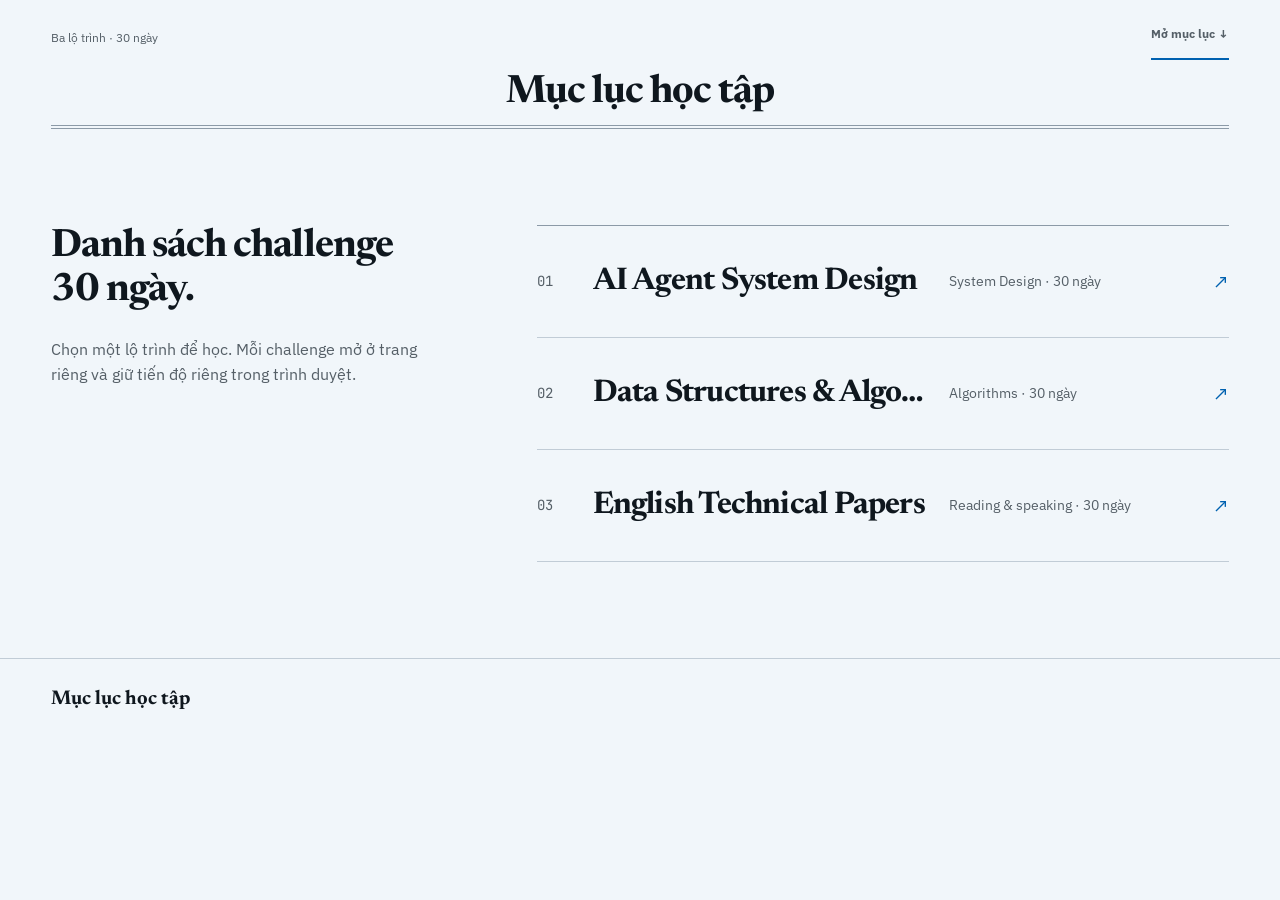
<file: index.html>
<!doctype html>
<html lang="vi">
<head>
  <meta charset="utf-8">
  <meta name="viewport" content="width=device-width, initial-scale=1, viewport-fit=cover">
  <meta name="description" content="Trang chọn ba lộ trình học 30 ngày.">
  <title>Mục lục học tập · 30 Day Challenge</title>
  <link rel="preconnect" href="https://fonts.googleapis.com">
  <link rel="preconnect" href="https://fonts.gstatic.com" crossorigin>
  <link href="https://fonts.googleapis.com/css2?family=IBM+Plex+Sans:wght@400;700&amp;family=JetBrains+Mono:wght@500&amp;family=Newsreader:opsz,wght@6..72,700&amp;display=swap" rel="stylesheet">
  <link rel="stylesheet" href="./tokens.css">
  <style>
    /* Hallmark · genre: editorial · macrostructure: Index-First · theme: Almanac · enrichment: none · nav: N6 · footer: Ft1 · contrast: pass (40–41) · slop: pass (42–45) · honest: pass (46) · chrome: pass (47) · tokens: pass (48) · mobile: pass (34, 49, 50–57) */
    /* Hallmark · pre-emit critique: P5 H5 E5 S5 R5 V5 */
    *, *::before, *::after { box-sizing: border-box; }
    html, body { overflow-x: clip; }
    html { color-scheme: light; }
    body {
      min-height: 100dvh;
      margin: 0;
      background: var(--color-paper);
      color: var(--color-ink);
      font-family: var(--font-body);
      font-size: var(--text-base);
      line-height: 1.6;
    }
    a { color: inherit; }
    .skip-link {
      position: fixed;
      inset-block-start: var(--space-sm);
      inset-inline-start: var(--space-sm);
      z-index: var(--z-skip);
      padding: var(--space-sm) var(--space-md);
      background: var(--color-ink);
      color: var(--color-paper);
      opacity: 0;
      transform: translateY(-150%);
      transition: opacity var(--dur-micro) var(--ease-out), transform var(--dur-micro) var(--ease-out);
    }
    .skip-link:focus { opacity: 1; transform: none; }
    .shell {
      width: min(100%, var(--layout-max));
      margin-inline: auto;
      padding-inline: var(--page-gutter);
    }
    .nav-mast {
      display: grid;
      gap: var(--space-sm);
      padding-block-start: var(--space-md);
      text-align: center;
    }
    .mast-line {
      display: flex;
      min-width: 0;
      align-items: center;
      justify-content: space-between;
      gap: var(--space-sm);
      color: var(--color-neutral);
      font-size: var(--text-xs);
    }
    .mast-line span { white-space: nowrap; }
    .mast-name {
      font-family: var(--font-display);
      font-size: var(--text-2xl);
      font-weight: 700;
      letter-spacing: var(--tracking-tight);
      line-height: 1.05;
      text-decoration: none;
      white-space: nowrap;
    }
    .mast-action {
      min-height: var(--target-size);
      padding: var(--space-sm) 0;
      border-block-end: var(--rule-medium) solid var(--color-accent);
      font-weight: 700;
      line-height: 1;
      text-decoration: none;
      white-space: nowrap;
    }
    .mast-rule {
      height: var(--rule-double-height);
      margin: 0;
      border: 0;
      border-block: var(--rule-thin) solid var(--color-rule-strong);
    }
    .mast-name:focus-visible,
    .mast-action:focus-visible,
    .challenge-link:focus-visible {
      outline: var(--rule-focus) solid var(--color-focus);
      outline-offset: var(--space-2xs);
    }
    .mast-name:active,
    .mast-action:active { transform: translateY(var(--rule-thin)); }
    .mast-name[aria-disabled="true"],
    .mast-action[aria-disabled="true"],
    .challenge-link[aria-disabled="true"] {
      color: var(--color-neutral);
      cursor: not-allowed;
      pointer-events: none;
    }
    main {
      display: grid;
      gap: var(--space-2xl);
      padding-block: var(--space-2xl) var(--space-3xl);
    }
    .introduction { min-width: 0; }
    h1 {
      max-width: var(--measure-heading);
      margin: 0;
      font-family: var(--font-display);
      font-size: var(--text-xl);
      font-style: normal;
      font-weight: 700;
      letter-spacing: var(--tracking-tight);
      line-height: 1.12;
      overflow-wrap: anywhere;
    }
    .introduction p {
      max-width: var(--measure-copy);
      margin: var(--space-lg) 0 0;
      color: var(--color-neutral);
    }
    .index-list {
      margin: 0;
      padding: 0;
      border-block-start: var(--rule-thin) solid var(--color-rule-strong);
      list-style: none;
    }
    .challenge-link {
      display: grid;
      min-width: 0;
      min-height: var(--row-height);
      grid-template-columns: var(--index-width) minmax(0, 1fr) auto;
      align-items: center;
      gap: var(--space-md);
      border-block-end: var(--rule-thin) solid var(--color-rule);
      text-decoration: none;
      transition: color var(--dur-short) var(--ease-out), transform var(--dur-micro) var(--ease-out);
    }
    .challenge-number {
      color: var(--color-neutral);
      font-family: var(--font-mono);
      font-size: var(--text-sm);
      font-variant-numeric: tabular-nums;
    }
    .challenge-title {
      min-width: 0;
      overflow: hidden;
      font-family: var(--font-display);
      font-size: var(--text-lg);
      font-weight: 700;
      letter-spacing: var(--tracking-tight);
      line-height: 1.15;
      text-overflow: ellipsis;
      white-space: nowrap;
    }
    .challenge-meta {
      display: none;
      color: var(--color-neutral);
      font-size: var(--text-sm);
      white-space: nowrap;
    }
    .challenge-arrow {
      color: var(--color-accent);
      font-size: var(--text-md);
      line-height: 1;
    }
    .challenge-link:visited { color: var(--color-ink); }
    .challenge-link:active { transform: translateX(var(--space-2xs)); }
    .foot-mast {
      display: grid;
      min-height: var(--footer-height);
      align-content: center;
      gap: var(--space-xs);
      border-block-start: var(--rule-thin) solid var(--color-rule);
      color: var(--color-neutral);
    }
    .foot-mast p { margin: 0; }
    .foot-wordmark {
      color: var(--color-ink);
      font-family: var(--font-display);
      font-size: var(--text-md);
      font-weight: 700;
      line-height: 1;
    }
    .foot-note { font-size: var(--text-sm); }
    @media (hover: hover) and (pointer: fine) {
      .mast-name:hover,
      .mast-action:hover { color: var(--color-accent); }
      .challenge-link:hover { color: var(--color-accent); transform: translateX(var(--space-xs)); }
    }
    @media (min-width: 40rem) {
      main {
        grid-template-columns: minmax(14rem, 0.72fr) minmax(0, 1.28fr);
        gap: var(--space-3xl);
        padding-block-start: var(--space-3xl);
      }
      .challenge-link {
        grid-template-columns: var(--index-width) minmax(0, 1fr) minmax(9rem, 0.72fr) auto;
        gap: var(--space-lg);
      }
      .challenge-meta { display: block; }
      .foot-mast {
        grid-template-columns: minmax(0, 1fr) auto;
        align-items: center;
      }
    }
    @media (min-width: 60rem) {
      main { align-items: start; }
      .introduction { position: sticky; inset-block-start: var(--space-xl); }
      h1 { font-size: var(--text-2xl); }
      .challenge-title { font-size: var(--text-xl); }
    }
    @media (pointer: coarse) {
      .mast-name, .mast-action, .challenge-link { min-height: var(--target-size); }
    }
    @media (prefers-reduced-motion: reduce) {
      *, *::before, *::after {
        animation-duration: var(--dur-reduced) !important;
        animation-iteration-count: 1 !important;
        scroll-behavior: auto !important;
        transition-duration: var(--dur-reduced) !important;
      }
    }
  </style>
</head>
<body>
  <a class="skip-link" href="#challenges">Đi tới danh sách challenge</a>
  <header class="shell nav-mast">
    <div class="mast-line">
      <span>Ba lộ trình · 30 ngày</span>
      <a class="mast-action" href="#challenges">Mở mục lục ↓</a>
    </div>
    <a class="mast-name" href="./" aria-label="Mục lục học tập 30 Day Challenge">Mục lục học tập</a>
    <hr class="mast-rule" aria-hidden="true">
  </header>

  <main class="shell">
    <section class="introduction" aria-labelledby="page-title">
      <h1 id="page-title">Danh sách challenge 30 ngày.</h1>
      <p>Chọn một lộ trình để học. Mỗi challenge mở ở trang riêng và giữ tiến độ riêng trong trình duyệt.</p>
    </section>

    <nav id="challenges" aria-label="Ba challenge 30 ngày">
      <ol class="index-list">
        <li>
          <a class="challenge-link" href="./challenge-ai-agent-system-design/index.html" aria-label="Mở challenge AI Agent System Design Foundations">
            <span class="challenge-number">01</span>
            <span class="challenge-title">AI Agent System Design</span>
            <span class="challenge-meta">System Design · 30 ngày</span>
            <span class="challenge-arrow" aria-hidden="true">↗</span>
          </a>
        </li>
        <li>
          <a class="challenge-link" href="./challenge-data-structures-algorithms/index.html" aria-label="Mở challenge Data Structures and Algorithms">
            <span class="challenge-number">02</span>
            <span class="challenge-title">Data Structures &amp; Algorithms</span>
            <span class="challenge-meta">Algorithms · 30 ngày</span>
            <span class="challenge-arrow" aria-hidden="true">↗</span>
          </a>
        </li>
        <li>
          <a class="challenge-link" href="./challenge-frame/index.html" aria-label="Mở challenge English for Technical Papers">
            <span class="challenge-number">03</span>
            <span class="challenge-title">English Technical Papers</span>
            <span class="challenge-meta">Reading &amp; speaking · 30 ngày</span>
            <span class="challenge-arrow" aria-hidden="true">↗</span>
          </a>
        </li>
      </ol>
    </nav>
  </main>

  <footer class="shell foot-mast">
    <p class="foot-wordmark">Mục lục học tập</p>
  </footer>
</body>
</html>
</file>
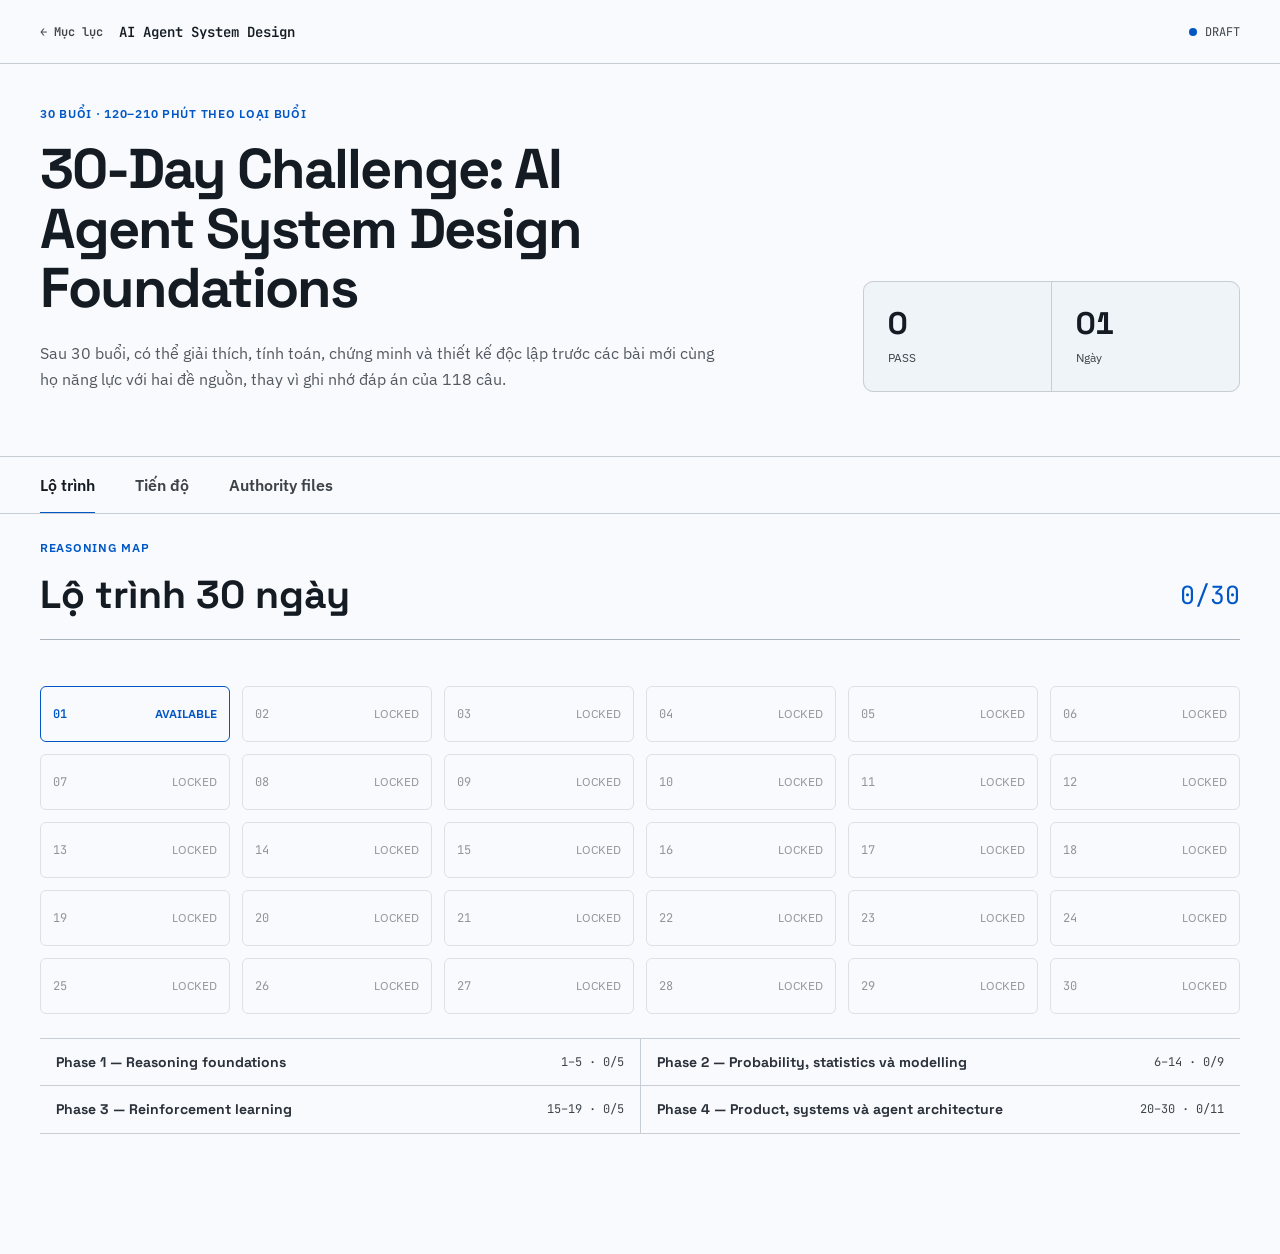
<file: challenge-ai-agent-system-design/index.html>
<!doctype html>
<html lang="vi">
<head>
  <meta charset="utf-8">
  <meta name="viewport" content="width=device-width, initial-scale=1, viewport-fit=cover">
  <meta name="color-scheme" content="light">
  <title>30-Day Challenge: AI Agent System Design Foundations</title>
  <link rel="preconnect" href="https://fonts.googleapis.com">
  <link rel="preconnect" href="https://fonts.gstatic.com" crossorigin>
  <link href="https://fonts.googleapis.com/css2?family=IBM+Plex+Sans:wght@400;600;700&amp;family=JetBrains+Mono:wght@400;600&amp;family=Space+Grotesk:wght@500;600;700&amp;display=swap" rel="stylesheet">
  <link rel="stylesheet" href="tokens.css">
  <script>
    globalThis.MathJax = {
      tex: { inlineMath: [["\\(", "\\)"]], displayMath: [["\\[", "\\]"]], processEscapes: true },
      options: {
        enableMenu: false,
        enableSpeech: false,
        enableBraille: false,
        enableExplorer: false,
        a11y: { speech: false, braille: false },
        renderActions: { attachSpeech: [], explorable: [] }
      },
      startup: {
        typeset: false,
        ready() {
          MathJax.startup.defaultReady();
          MathJax.startup.promise.then(() => window.dispatchEvent(new Event("mathjax-ready")));
        }
      }
    };
  </script>
  <script defer src="vendor/mathjax/tex-svg.js"></script>
  <style>
    /* Hallmark · genre: modern-minimal · macrostructure: Map overview + Technical Study Reader · theme: Cobalt · designed-as-app */
    /* Hallmark · pre-emit critique: P5 H5 E5 S5 R5 V5 */
    *, *::before, *::after { box-sizing: border-box; }
    html, body { margin: 0; overflow-x: clip; }
    html { scroll-behavior: smooth; scroll-padding-block-start: calc(var(--layout-tabs) + var(--layout-gutter)); scroll-padding-block-end: calc(var(--layout-actionbar) + env(safe-area-inset-bottom)); }
    body {
      min-width: 20rem;
      background: var(--color-paper);
      color: var(--color-ink-2);
      font-family: var(--font-body);
      font-size: var(--text-base);
      line-height: 1.6;
      padding-bottom: calc(var(--layout-actionbar) + env(safe-area-inset-bottom));
    }
    button, input, select, textarea, a { font: inherit; }
    button, a { -webkit-tap-highlight-color: transparent; }
    button { color: inherit; }
    .root-index-link, .wordmark, .nav-status, .tab, .btn, .source-link, .day-button { line-height: 1; }
    a { color: var(--color-ink); text-underline-offset: 0.22em; }
    :focus-visible {
      outline: 3px solid var(--color-focus);
      outline-offset: 3px;
    }
    [hidden] { display: none !important; }

    .shell { width: min(100%, 92rem); margin-inline: auto; }
    .nav {
      position: static;
      display: flex;
      align-items: center;
      justify-content: space-between;
      gap: var(--space-md);
      min-height: 4rem;
      padding-inline: clamp(var(--space-md), 4vw, var(--space-xl));
      border-bottom: var(--rule-thin) solid var(--color-rule);
      background: var(--color-paper);
    }
    .nav-links {
      display: flex;
      min-width: 0;
      align-items: center;
      gap: var(--space-md);
    }
    .root-index-link {
      flex: 0 0 auto;
      color: var(--color-muted);
      font-family: var(--font-mono);
      font-size: var(--text-xs);
      font-weight: 600;
      text-decoration: none;
      white-space: nowrap;
    }
    .wordmark {
      min-width: 0;
      overflow: hidden;
      color: var(--color-ink);
      font-family: var(--font-mono);
      font-size: var(--text-sm);
      font-weight: 600;
      text-decoration: none;
      text-overflow: ellipsis;
      white-space: nowrap;
    }
    .nav-status {
      display: inline-flex;
      align-items: center;
      gap: var(--space-xs);
      color: var(--color-muted);
      font-family: var(--font-mono);
      font-size: var(--text-xs);
      white-space: nowrap;
    }
    .status-dot { width: 0.5rem; height: 0.5rem; border-radius: 50%; background: var(--color-accent); }
    @media (hover: hover) and (pointer: fine) {
      .root-index-link:hover { color: var(--color-accent); }
    }

    .intro {
      display: grid;
      gap: var(--space-xl);
      padding: var(--space-xl) clamp(var(--space-md), 4vw, var(--space-xl)) var(--space-2xl);
      border-bottom: var(--rule-thin) solid var(--color-rule);
    }
    .intro-copy { min-width: 0; }
    .meta {
      margin: 0 0 var(--space-md);
      color: var(--color-accent);
      font-family: var(--font-body);
      font-size: var(--text-xs);
      font-weight: 600;
      letter-spacing: 0.06em;
      text-transform: uppercase;
    }
    h1, h2, h3 { color: var(--color-ink); font-family: var(--font-display); font-style: normal; }
    h1 {
      max-width: 16ch;
      margin: 0;
      font-size: var(--text-display-s);
      line-height: 1.06;
      letter-spacing: -0.035em;
      overflow-wrap: anywhere;
      min-width: 0;
    }
    .lede { max-width: 68ch; margin: var(--space-lg) 0 0; color: var(--color-neutral); }
    .run-readout {
      align-self: end;
      display: grid;
      grid-template-columns: repeat(2, minmax(0, 1fr));
      gap: var(--rule-thin);
      overflow: hidden;
      border: var(--rule-thin) solid var(--color-rule);
      border-radius: var(--radius-md);
      background: var(--color-rule);
    }
    .readout-cell { min-width: 0; padding: var(--space-lg); background: var(--color-paper-2); }
    .readout-cell strong { display: block; color: var(--color-ink); font-family: var(--font-display); font-size: var(--text-xl); line-height: 1.1; font-variant-numeric: tabular-nums; }
    .readout-cell span { display: block; margin-top: var(--space-xs); color: var(--color-muted); font-family: var(--font-body); font-size: var(--text-xs); }

    .tabs-wrap {
      position: sticky;
      inset-block-start: 0;
      z-index: 290;
      padding-inline: clamp(var(--space-md), 4vw, var(--space-xl));
      border-bottom: var(--rule-thin) solid var(--color-rule);
      background: var(--color-paper);
    }
    .tabs { display: flex; gap: clamp(var(--space-sm), 4vw, var(--space-xl)); min-height: var(--layout-tabs); align-items: stretch; overflow-x: auto; scrollbar-width: none; }
    .tabs::-webkit-scrollbar { display: none; }
    .tab {
      position: relative;
      min-height: 2.75rem;
      padding: 0;
      border: 0;
      background: transparent;
      color: var(--color-muted);
      cursor: pointer;
      font-weight: 600;
      white-space: nowrap;
    }
    .tab::after {
      content: "";
      position: absolute;
      inset-inline: 0;
      inset-block-end: -1px;
      height: 2px;
      background: var(--color-accent);
      opacity: 0;
      transform: scaleX(0.4);
      transition: opacity var(--dur-short) var(--ease-out), transform var(--dur-short) var(--ease-out);
    }
    .tab[aria-selected="true"] { color: var(--color-ink); }
    .tab[aria-selected="true"]::after { opacity: 1; transform: scaleX(1); }
    .tab:disabled { opacity: 0.5; cursor: not-allowed; }

    .workspace {
      display: grid;
      min-width: 0;
      padding: var(--space-xl) clamp(var(--space-md), 4vw, var(--space-xl)) var(--space-3xl);
    }
    .day-rail { min-width: 0; }
    .rail-heading { display: flex; align-items: baseline; justify-content: space-between; gap: var(--space-md); margin-bottom: var(--space-md); }
    .rail-heading h2 { margin: 0; font-size: var(--text-md); }
    .rail-heading output { color: var(--color-muted); font-family: var(--font-body); font-size: var(--text-xs); font-variant-numeric: tabular-nums; }
    .day-grid { display: grid; grid-template-columns: repeat(5, minmax(0, 1fr)); gap: var(--space-xs); }
    .day-button {
      display: grid;
      place-items: center;
      width: 100%;
      max-width: 100%;
      min-width: 0;
      min-height: 2.75rem;
      border: var(--rule-thin) solid var(--color-rule);
      border-radius: var(--radius-sm);
      background: var(--color-paper);
      color: var(--color-muted);
      cursor: pointer;
      font-family: var(--font-body);
      font-size: var(--text-xs);
      font-variant-numeric: tabular-nums;
      transition: background-color var(--dur-short) var(--ease-out), transform var(--dur-micro) var(--ease-out);
    }
    .day-button[data-state="current"] { border-color: var(--color-accent); color: var(--color-accent); font-weight: 600; }
    .day-button[data-state="complete"] { border-color: var(--color-success); background: var(--color-success-soft); color: var(--color-success); }
    .day-button[data-state="recorded"] { border-color: var(--color-rule-2); background: var(--color-paper-3); color: var(--color-neutral); }
    .day-button:disabled { opacity: 0.42; cursor: not-allowed; }
    .day-button:active:not(:disabled) { transform: translateY(1px); }

    .lesson-panel { min-width: 0; }
    .day-heading { padding-bottom: var(--space-sm); border-bottom: var(--rule-thin) solid var(--color-rule); }
    .day-heading h2 { margin: 0; font-size: clamp(var(--text-xl), 5vw, var(--text-2xl)); line-height: 1.15; letter-spacing: -0.025em; overflow-wrap: anywhere; }
    .phase { margin: 0 0 var(--space-sm); color: var(--color-accent); font-family: var(--font-body); font-size: var(--text-xs); font-weight: 600; text-transform: uppercase; letter-spacing: 0.06em; }
    .contract { display: grid; gap: 0; margin: 0; }
    .contract-row { display: grid; gap: var(--space-xs); padding-block: var(--space-lg); border-bottom: var(--rule-thin) solid var(--color-rule); }
    .contract dt { color: var(--color-muted); font-family: var(--font-body); font-size: var(--text-xs); font-weight: 600; text-transform: uppercase; letter-spacing: 0.06em; }
    .contract dd { margin: 0; max-width: 72ch; color: var(--color-ink-2); }
    .source-links { display: flex; flex-wrap: wrap; gap: var(--space-sm); padding-top: var(--space-xl); }
    .source-link {
      display: inline-flex;
      align-items: center;
      min-height: 2.75rem;
      padding-inline: var(--space-md);
      border: var(--rule-thin) solid var(--color-rule-2);
      border-radius: var(--radius-sm);
      background: var(--color-paper);
      color: var(--color-ink);
      font-family: var(--font-body);
      font-size: var(--text-xs);
      text-decoration: none;
      white-space: nowrap;
      transition: background-color var(--dur-short) var(--ease-out), transform var(--dur-micro) var(--ease-out);
    }
    .content-surface { min-width: 0; padding: clamp(var(--space-md), 3vw, var(--space-xl)); border: var(--rule-thin) solid var(--color-rule); border-radius: var(--radius-md); background: var(--color-paper); }
    .content-surface > :first-child { margin-top: 0; }
    .content-surface > :last-child { margin-bottom: 0; }
    .content-surface h1, .content-surface h2, .content-surface h3, .content-surface h4 { margin: var(--space-xl) 0 var(--space-md); line-height: 1.2; overflow-wrap: anywhere; min-width: 0; }
    .content-surface h1 { font-size: var(--text-xl); }
    .content-surface h2 { font-size: var(--text-lg); }
    .content-surface h3 { font-size: var(--text-md); }
    .content-surface h4 { font-size: var(--text-base); }
    .content-surface p, .content-surface li { max-width: 75ch; }
    .content-surface ul, .content-surface ol { padding-inline-start: var(--space-lg); }
    .content-surface li + li { margin-top: var(--space-xs); }
    .content-surface code { padding: var(--space-3xs) var(--space-2xs); border-radius: var(--radius-sm); background: var(--color-paper-3); color: var(--color-ink); font-family: var(--font-mono); font-size: 0.92em; overflow-wrap: anywhere; }
    .content-surface pre { max-width: 100%; overflow: auto; padding: var(--space-md); border-radius: var(--radius-sm); background: var(--color-graphite); color: var(--color-on-dark); }
    .content-surface pre code { padding: 0; background: transparent; color: inherit; font-family: var(--font-mono); }
    .content-surface blockquote { margin-inline: 0; padding-inline-start: var(--space-md); border-inline-start: 2px solid var(--color-accent); color: var(--color-neutral); }
    .content-surface table { width: 100%; border-collapse: collapse; margin-block: var(--space-lg); font-size: var(--text-sm); }
    .content-surface th, .content-surface td { padding: var(--space-sm); border-bottom: var(--rule-thin) solid var(--color-rule); text-align: start; vertical-align: top; }
    .content-surface th { color: var(--color-ink); font-weight: 700; }
    .table-scroll { max-width: 100%; overflow-x: auto; }
    .document-panel { align-items: start; }
    .document-rail { display: flex; gap: var(--space-xs); min-width: 0; max-width: 100%; overflow-x: auto; padding-block-end: var(--space-xs); overscroll-behavior-inline: contain; scrollbar-gutter: stable; }
    .document-button { flex: 0 0 auto; width: auto; max-width: min(18rem, 80vw); justify-content: flex-start; overflow: hidden; text-overflow: ellipsis; }
    .document-button[aria-current="true"] { border-color: var(--color-accent); color: var(--color-accent); }
    .document-reader { min-width: 0; }
    .document-reader-head { display: flex; align-items: center; justify-content: space-between; gap: var(--space-md); margin-bottom: var(--space-lg); padding-bottom: var(--space-md); border-bottom: var(--rule-thin) solid var(--color-rule); }
    .document-reader-head h2 { margin: 0; font-family: var(--font-body); font-size: var(--text-md); overflow-wrap: anywhere; min-width: 0; }
    .evidence-block { margin-top: var(--space-xl); padding: var(--space-lg); border: var(--rule-thin) solid var(--color-rule); border-radius: var(--radius-md); background: var(--color-paper-2); }
    .evidence-block label { display: block; margin-bottom: var(--space-xs); color: var(--color-ink); font-weight: 700; }
    .evidence-block input:not([type="checkbox"]), .evidence-block select, .evidence-block textarea {
      width: 100%; min-height: 2.75rem; padding: var(--space-sm);
      border: var(--rule-thin) solid var(--color-rule-2); border-radius: var(--radius-sm);
      outline: 2px solid transparent; outline-offset: 1px; background: var(--color-paper); color: var(--color-ink);
      line-height: 1.55;
    }
    .evidence-block textarea { min-height: 7rem; resize: vertical; }
    .evidence-block input:focus-visible, .evidence-block select:focus-visible, .evidence-block textarea:focus-visible { outline-color: var(--color-focus); }
    .evidence-block input:disabled, .evidence-block select:disabled, .evidence-block textarea:disabled { opacity: 0.55; cursor: not-allowed; color: var(--color-neutral); }
    .evidence-block input[data-state="loading"], .evidence-block select[data-state="loading"], .evidence-block textarea[data-state="loading"] { cursor: progress; }
    .evidence-block input[data-state="success"], .evidence-block select[data-state="success"], .evidence-block textarea[data-state="success"] { border-color: var(--color-success); }
    .evidence-block input[aria-invalid="true"], .evidence-block select[aria-invalid="true"], .evidence-block textarea[aria-invalid="true"] { border-color: var(--color-error); }
    .evidence-form { display: grid; gap: var(--space-md); }
    .field-grid { display: grid; gap: var(--space-md); }
    .field { min-width: 0; }
    .check-field { display: flex; align-items: flex-start; gap: var(--space-sm); }
    .check-field input { flex: 0 0 auto; width: 1.125rem; height: 1.125rem; margin-top: var(--space-3xs); accent-color: var(--color-accent); }
    .check-field label { margin: 0; font-weight: 600; }
    .form-actions, .backup-actions { display: flex; flex-wrap: wrap; align-items: center; gap: var(--space-xs); }
    .evidence-help { min-height: 1lh; margin: var(--space-xs) 0 0; color: var(--color-muted); font-size: var(--text-sm); }
    .evidence-help[data-state="error"] { color: var(--color-error); }
    .evidence-help[data-state="success"] { color: var(--color-success); }

    .progress-panel h2 { margin: 0 0 var(--space-sm); font-size: var(--text-xl); }
    .progress-panel > p { max-width: 68ch; margin: 0 0 var(--space-xl); color: var(--color-neutral); }
    .progress-list { list-style: none; margin: 0; padding: 0; border-top: var(--rule-thin) solid var(--color-rule); }
    .progress-item { display: grid; gap: var(--space-xs); padding-block: var(--space-md); border-bottom: var(--rule-thin) solid var(--color-rule); }
    .progress-item strong { color: var(--color-ink); }
    .progress-state { justify-self: start; font-family: var(--font-body); font-size: var(--text-xs); }
    .progress-state[data-state="PASS"] { color: var(--color-success); }
    .progress-state[data-state="IN_PROGRESS"] { color: var(--color-accent); }
    .progress-state[data-state="PARTIAL"], .progress-state[data-state="SKIPPED"], .progress-state[data-state="BLOCKED"] { color: var(--color-neutral); }
    .progress-state[data-state="NOT_STARTED"] { color: var(--color-muted); }
    .progress-tools { display: grid; gap: var(--space-md); margin-block: var(--space-xl); padding-block: var(--space-lg); border-block: var(--rule-thin) solid var(--color-rule); }
    .history-heading { margin-top: var(--space-2xl) !important; }
    .history-list { list-style: none; margin: 0; padding: 0; border-top: var(--rule-thin) solid var(--color-rule); }
    .history-item { padding-block: var(--space-md); border-bottom: var(--rule-thin) solid var(--color-rule); }
    .history-item p { max-width: 75ch; margin: var(--space-xs) 0 0; }
    .history-meta { color: var(--color-muted); font-family: var(--font-body); font-size: var(--text-xs); font-variant-numeric: tabular-nums; }

    .action-bar {
      position: fixed;
      z-index: 200;
      inset-inline: 0;
      inset-block-end: 0;
      display: flex;
      align-items: center;
      justify-content: space-between;
      gap: var(--space-sm);
      min-height: 4.75rem;
      padding: var(--space-sm) max(var(--space-md), env(safe-area-inset-right)) calc(var(--space-sm) + env(safe-area-inset-bottom)) max(var(--space-md), env(safe-area-inset-left));
      border-top: var(--rule-thin) solid var(--color-rule);
      background: var(--color-paper);
    }
    .action-copy { flex: 1 1 auto; min-width: 0; color: var(--color-muted); font-family: var(--font-body); font-size: var(--text-xs); white-space: nowrap; overflow: hidden; text-overflow: ellipsis; }
    .action-group { display: flex; gap: var(--space-xs); flex: 0 0 auto; }
    body[data-route="overview"] { padding-bottom: 0; }
    body[data-route="day"] #overviewIntro { display: none; }
    .learning-stage { min-width: 0; }
    .overview-view { width: min(100%, 80rem); margin-inline: auto; padding: var(--space-lg) clamp(var(--space-md), 4vw, var(--space-xl)) var(--space-3xl); }
    .overview-heading { display: flex; align-items: end; justify-content: space-between; gap: var(--space-lg); padding-bottom: var(--space-lg); border-bottom: var(--rule-thin) solid var(--color-rule-2); }
    .overview-heading h2 { max-width: 16ch; margin: 0; font-size: clamp(var(--text-xl), 6vw, var(--text-2xl)); line-height: 1.05; overflow-wrap: anywhere; min-width: 0; }
    .overview-heading output { color: var(--color-accent); font-family: var(--font-mono); font-size: var(--text-lg); font-variant-numeric: tabular-nums; white-space: nowrap; }
    .route-notice { min-height: 1lh; margin: var(--space-sm) 0; color: var(--color-error); font-size: var(--text-sm); }
    .phase-map { display: grid; gap: var(--rule-thin); margin-block: var(--space-lg); border-block: var(--rule-thin) solid var(--color-rule); background: var(--color-rule); }
    .phase-row { display: grid; grid-template-columns: minmax(0, 1fr) auto; align-items: center; gap: var(--space-md); padding: var(--space-sm) 0; background: var(--color-paper); }
    .phase-row strong { overflow-wrap: anywhere; min-width: 0; font-family: var(--font-display); font-size: var(--text-sm); }
    .phase-row span { color: var(--color-muted); font-family: var(--font-mono); font-size: var(--text-xs); font-variant-numeric: tabular-nums; white-space: nowrap; }
    .overview-days { grid-template-columns: repeat(3, minmax(0, 1fr)); gap: var(--space-sm); }
    .overview-days .day-button { display: flex; min-height: 3.5rem; justify-content: space-between; gap: var(--space-xs); padding: var(--space-sm); text-align: start; }
    .day-number { color: inherit; font-family: var(--font-mono); font-variant-numeric: tabular-nums; }
    .day-state { overflow: hidden; color: inherit; font-size: var(--text-xs); text-overflow: ellipsis; white-space: nowrap; }
    .day-button[data-state="available"] { border-color: var(--color-accent); color: var(--color-accent); font-weight: 600; }
    .day-button[data-state="locked"] { cursor: help; opacity: 0.55; }
    .day-button[data-state="blocked"] { border-color: var(--color-error); color: var(--color-error); }
    .day-detail-view { width: min(100%, 76rem); margin-inline: auto; padding: var(--space-md) clamp(var(--space-md), 4vw, var(--space-xl)) var(--space-3xl); }
    .detail-nav { display: flex; align-items: center; justify-content: space-between; gap: var(--space-md); padding-block: var(--space-xs) var(--space-sm); border-bottom: var(--rule-thin) solid var(--color-rule); }
    .back-link { min-height: 2.75rem; padding: 0; border: 0; background: transparent; color: var(--color-accent); cursor: pointer; font-weight: 700; white-space: nowrap; }
    .detail-nav span { color: var(--color-muted); font-family: var(--font-mono); font-size: var(--text-xs); white-space: nowrap; }
    .day-detail-view .lesson-panel { padding-top: var(--space-md); }
    .now-step { display: grid; grid-template-columns: minmax(8rem, 0.3fr) minmax(0, 1fr); gap: var(--space-md); margin-block: var(--space-md); padding-block: var(--space-sm); border-block: var(--rule-thin) solid var(--color-accent); }
    .now-step h3, .now-step p { margin: 0; }
    .now-step h3 { font-size: var(--text-sm); }
    .now-step p { max-width: 68ch; }
    .btn {
      display: inline-flex;
      align-items: center;
      justify-content: center;
      min-height: 2.75rem;
      padding-inline: var(--space-md);
      border: var(--rule-thin) solid var(--color-rule-2);
      border-radius: var(--radius-sm);
      background: var(--color-paper);
      color: var(--color-ink);
      cursor: pointer;
      font-weight: 700;
      white-space: nowrap;
      transition: background-color var(--dur-short) var(--ease-out), transform var(--dur-micro) var(--ease-out);
    }
    .btn-primary { border-color: var(--color-accent); background: var(--color-accent); color: var(--color-accent-ink); }
    .btn[data-state="success"] { border-color: var(--color-success); background: var(--color-success-soft); color: var(--color-success); }
    .btn[data-state="error"] { border-color: var(--color-error); color: var(--color-error); }
    .btn[data-state="loading"] { cursor: progress; }
    .btn:disabled { opacity: 0.5; cursor: not-allowed; }
    .btn:active:not(:disabled), .source-link:active { transform: translateY(1px); }
    .foot-line { padding: var(--space-xl) clamp(var(--space-md), 4vw, var(--space-xl)); border-top: var(--rule-thin) solid var(--color-rule); color: var(--color-muted); font-family: var(--font-body); font-size: var(--text-xs); }
    .foot-line p { margin: 0; }

    @media (hover: hover) and (pointer: fine) {
      .day-button:hover, .source-link:hover, .btn:hover:not(:disabled) { background: var(--color-paper-3); }
      .btn-primary:hover:not(:disabled) { background: var(--color-ink); }
      .btn-primary:focus-visible:hover { background: var(--color-accent); }
      .evidence-block input:hover:not(:disabled), .evidence-block select:hover:not(:disabled), .evidence-block textarea:hover:not(:disabled) { background: var(--color-paper-3); }
    }
    @media (min-width: 40rem) {
      .day-grid, .overview-days { grid-template-columns: repeat(6, minmax(0, 1fr)); }
      .contract-row { grid-template-columns: minmax(7rem, 0.24fr) minmax(0, 1fr); gap: var(--space-lg); }
      .progress-item { grid-template-columns: 4.5rem minmax(0, 1fr) 8rem; align-items: center; }
      .field-grid { grid-template-columns: repeat(2, minmax(0, 1fr)); }
    }
    @media (min-width: 60rem) {
      html { scroll-padding-block-start: calc(var(--layout-topbar) + var(--layout-tabs) + var(--layout-gutter)); }
      .nav { position: sticky; inset-block-start: 0; z-index: 300; }
      .tabs-wrap { inset-block-start: var(--layout-topbar); }
      .intro { grid-template-columns: minmax(0, 1.35fr) minmax(20rem, 0.65fr); align-items: end; }
      .workspace { grid-template-columns: minmax(14rem, 0.28fr) minmax(0, 1fr); gap: clamp(var(--space-xl), 5vw, var(--space-3xl)); }
      .day-rail, .document-rail { position: sticky; inset-block-start: calc(var(--layout-topbar) + var(--layout-tabs) + var(--layout-gutter)); align-self: start; max-height: calc(100vh - var(--layout-topbar) - var(--layout-tabs) - var(--layout-actionbar) - var(--layout-gutter) - var(--layout-gutter)); max-height: calc(100dvh - var(--layout-topbar) - var(--layout-tabs) - var(--layout-actionbar) - var(--layout-gutter) - var(--layout-gutter)); overflow-y: auto; overscroll-behavior: contain; scrollbar-gutter: stable; padding-inline-end: var(--space-xs); }
      .document-rail { display: grid; overflow-x: clip; padding-block-end: 0; }
      .document-button { width: 100%; max-width: none; }
      .day-grid { grid-template-columns: repeat(5, minmax(0, 1fr)); }
      .overview-days { grid-template-columns: repeat(6, minmax(0, 1fr)); }
      .phase-map { grid-template-columns: repeat(2, minmax(0, 1fr)); gap: var(--rule-thin); }
      .phase-row { padding-inline: var(--space-md); }
      .day-detail-view .lesson-panel { display: grid; grid-template-columns: minmax(14rem, 0.3fr) minmax(0, 1fr); column-gap: var(--space-2xl); }
      .day-detail-view .day-heading, .day-detail-view .now-step, .day-detail-view .contract, .day-detail-view .learning-flow { grid-column: 2; }
    }
    @media (min-width: 90rem) { .workspace { grid-template-columns: 18rem minmax(0, 1fr); } }
    @media (max-width: 39.999rem) {
      .intro { gap: var(--space-md); padding-block: var(--space-lg); }
      .intro .lede { margin-top: var(--space-sm); font-size: var(--text-sm); }
      .intro h1 { font-size: var(--text-xl); }
      .readout-cell { padding: var(--space-sm); }
      .overview-heading { align-items: start; }
      .overview-days .day-button { align-items: flex-start; flex-direction: column; }
      .now-step { grid-template-columns: minmax(0, 1fr); gap: var(--space-sm); }
      .detail-nav { position: sticky; inset-block-start: var(--layout-tabs); z-index: 280; background: var(--color-paper); }
      .action-copy { display: none; }
      .action-group { width: 100%; justify-content: flex-end; }
    }
    /* Hallmark · compact Day Detail · reasoning split · content preserved */
    .compact-disclosure { min-width: 0; border-block-end: var(--rule-thin) solid var(--color-rule); }
    .compact-disclosure > summary { position: relative; display: block; min-height: 2.75rem; padding: var(--space-sm) calc(var(--space-lg) + var(--space-xs)) var(--space-sm) var(--space-sm); overflow: hidden; color: var(--color-ink); font-weight: 700; line-height: 1.2; white-space: nowrap; text-overflow: ellipsis; cursor: pointer; list-style: none; }
    .compact-disclosure > summary::-webkit-details-marker { display: none; }
    .compact-disclosure > summary::after { position: absolute; inset-inline-end: var(--space-sm); content: "+"; color: var(--color-accent); font-family: var(--font-mono); }
    .compact-disclosure[open] > summary::after { content: "−"; }
    .compact-disclosure[open] > summary { background: var(--color-paper-3); }
    .contract-disclosure { margin-top: var(--space-sm); border-block-start: var(--rule-thin) solid var(--color-rule); }
    .contract-disclosure .contract-row { padding-block: var(--space-sm); }
    .embedded-content { display: grid; gap: 0; margin-top: var(--space-md); border-block-start: var(--rule-thin) solid var(--color-rule); }
    .source-disclosure { min-width: 0; border-block-end: var(--rule-thin) solid var(--color-rule); }
    .source-disclosure > summary { position: relative; display: block; min-height: 2.75rem; padding: var(--space-sm) calc(var(--space-lg) + var(--space-xs)) var(--space-sm) var(--space-sm); overflow: hidden; color: var(--color-ink); font-weight: 700; line-height: 1.2; white-space: nowrap; text-overflow: ellipsis; cursor: pointer; list-style: none; }
    .source-disclosure > summary::-webkit-details-marker { display: none; }
    .source-disclosure > summary::after { position: absolute; inset-inline-end: var(--space-sm); content: "+"; color: var(--color-accent); font-family: var(--font-mono); }
    .source-disclosure[open] > summary::after { content: "−"; }
    .source-disclosure[open] > summary { background: var(--color-paper-3); }
    .source-disclosure > .content-surface { padding: var(--space-md); border: 0; border-block-start: var(--rule-thin) solid var(--color-rule); border-radius: 0; background: var(--color-paper); }
    .evidence-disclosure { margin-top: var(--space-md); border-block-start: var(--rule-thin) solid var(--color-rule); }
    .evidence-disclosure .evidence-block { margin: 0; padding: var(--space-md); border: 0; border-radius: 0; }
    .content-surface { min-width: 0; }
    .content-surface > :first-child { margin-block-start: 0; }
    .content-surface > :last-child { margin-block-end: 0; }
    .content-surface p, .content-surface li { max-width: 72ch; }
    .content-surface p { margin-block: 0.8em; }
    .content-surface li + li { margin-block-start: var(--space-xs); }
    .content-surface h3, .content-surface h4, .content-surface h5, .content-surface h6 { max-width: 32ch; margin-block: 1.8em 0.65em; line-height: 1.2; letter-spacing: -0.018em; overflow-wrap: anywhere; }
    .content-surface h3 { font-size: var(--text-xl); }
    .content-surface h4 { font-size: var(--text-lg); }
    .content-surface h5, .content-surface h6 { font-size: var(--text-md); }
    .content-surface code { padding: 0.12em 0.35em; border: var(--rule-thin) solid var(--color-rule); border-radius: var(--radius-sm); background: var(--color-paper-3); color: var(--color-ink); font-family: var(--font-mono); font-size: 0.92em; overflow-wrap: anywhere; }
    .content-surface .math-inline-source { color: var(--color-ink); font-family: var(--font-body); font-size: 1.04em; }
    .content-surface .math-display-source { display: block; max-width: 100%; margin-block: var(--space-sm); padding: var(--space-sm); overflow-x: auto; border-block: var(--rule-thin) solid var(--color-rule); color: var(--color-ink); font-family: var(--font-body); font-size: 1.04em; text-align: center; }
    .content-surface mjx-container { color: var(--color-ink); }
    .content-surface mjx-container[display="true"] { max-width: 100%; margin: var(--space-sm) 0 !important; padding: var(--space-xs) 0; overflow-x: auto; overflow-y: hidden; text-align: center !important; }
    .code-figure { max-width: 100%; margin: var(--space-lg) 0; border: var(--rule-thin) solid var(--color-rule); border-radius: var(--radius-md); background: var(--color-ink); overflow: hidden; }
    .code-caption { display: flex; min-height: 2.5rem; align-items: center; justify-content: space-between; gap: var(--space-md); padding-inline: var(--space-md); border-block-end: var(--rule-thin) solid var(--color-neutral); color: var(--color-paper-2); font-family: var(--font-mono); font-size: var(--text-xs); }
    .copy-code { min-height: 2rem; padding-inline: var(--space-sm); border: 0; background: transparent; color: inherit; cursor: pointer; font-family: var(--font-body); font-weight: 600; white-space: nowrap; }
    .copy-code:hover { color: var(--color-accent); }
    .copy-code:disabled { opacity: 0.55; cursor: wait; }
    .code-figure pre { max-width: 100%; margin: 0; padding: var(--space-md); overflow: auto; background: transparent; color: var(--color-paper-2); font-family: var(--font-mono); font-size: var(--text-sm); line-height: 1.65; tab-size: 2; }
    .code-figure pre code { padding: 0; border: 0; border-radius: 0; background: transparent; color: inherit; font-size: inherit; overflow-wrap: normal; white-space: pre; }
    .table-scroll { max-width: 100%; margin-block: var(--space-lg); border: var(--rule-thin) solid var(--color-rule); border-radius: var(--radius-md); overflow: auto; }
    .content-surface table { width: 100%; min-width: 36rem; border-collapse: collapse; font-size: var(--text-sm); }
    .content-surface th, .content-surface td { padding: var(--space-sm); border-block-end: var(--rule-thin) solid var(--color-rule); text-align: start; vertical-align: top; }
    .content-surface th { position: sticky; inset-block-start: 0; background: var(--color-paper-3); color: var(--color-ink); font-weight: 700; }
    .content-surface blockquote { max-width: 68ch; margin: var(--space-lg) 0; padding: var(--space-sm) var(--space-md); border-inline-start: 3px solid var(--color-accent); background: var(--color-paper-2); }
    .assessment-gate-message { margin: var(--space-md); padding: var(--space-md); border-inline-start: 3px solid var(--color-accent); background: var(--color-paper-2); }
    .learning-flow { display: grid; gap: var(--space-xl); }
    .learning-block { min-width: 0; border-block-start: 2px solid var(--color-ink); }
    .learning-block-head { position: relative; display: block; padding: var(--space-sm) calc(var(--space-xl) + var(--space-sm)) var(--space-sm) 0; cursor: pointer; list-style: none; }
    .learning-block-head::-webkit-details-marker { display: none; }
    .learning-block-head::after { position: absolute; inset-block-start: 50%; inset-inline-end: var(--space-sm); content: "+"; color: var(--color-accent); font-family: var(--font-mono); font-size: var(--text-md); transform: translateY(-50%); }
    .learning-block[open] > .learning-block-head::after { content: "−"; }
    .learning-block[open] > .learning-block-head { margin-block-end: var(--space-sm); border-block-end: var(--rule-thin) solid var(--color-rule); }
    .learning-step { display: block; margin-block-end: var(--space-xs); color: var(--color-accent); font-family: var(--font-mono); font-size: var(--text-xs); font-weight: 600; font-variant-numeric: tabular-nums; }
    .learning-summary-copy { display: block; min-width: 0; }
    .learning-summary-copy strong { display: block; max-width: 28ch; color: var(--color-ink); font-family: var(--font-display); font-size: var(--text-lg); line-height: 1.1; letter-spacing: -0.025em; overflow-wrap: anywhere; }
    .learning-summary-copy small { display: block; max-width: 65ch; margin-block-start: var(--space-xs); color: var(--color-neutral); font-size: var(--text-sm); line-height: 1.45; }
    .learning-block > .content-surface, .supporting-content .content-surface, .assessment-surface > .content-surface { padding-inline: 0; border: 0; border-radius: 0; }
    .supporting-content { display: grid; gap: var(--space-lg); margin-block-start: var(--space-lg); padding-block-start: var(--space-md); border-block-start: var(--rule-thin) solid var(--color-rule); }
    .supporting-content section { min-width: 0; }
    .supporting-content h4, .assessment-surface > h4 { margin: 0 0 var(--space-sm); color: var(--color-ink); font-family: var(--font-display); font-size: var(--text-md); line-height: 1.2; }
    .assessment-surface { margin-block-start: var(--space-lg); padding-block-start: var(--space-md); border-block-start: var(--rule-thin) solid var(--color-rule); }
    .assessment-gate-message { margin-inline: 0; }
    .evidence-continue-block .evidence-block { margin: 0; padding: 0; border: 0; border-radius: 0; background: transparent; }
    .day-brief, .day-work { min-width: 0; }
    @media (max-width: 39.999rem) {
      body[data-route="day"] .day-detail-view { padding-top: var(--space-sm); }
      body[data-route="day"] .detail-nav { margin-bottom: var(--space-md); }
      body[data-route="day"] .day-heading { padding-bottom: var(--space-md); }
      body[data-route="day"] .day-heading h2 { font-size: clamp(var(--text-lg), 8vw, var(--text-xl)); }
      .now-step { margin: var(--space-md) 0; padding: var(--space-sm); }
    }
    @media (min-width: 40rem) {
      .supporting-content { grid-template-columns: repeat(2, minmax(0, 1fr)); }
    }
    @media (min-width: 60rem) {
      body[data-route="day"] .day-detail-view { display: flex; width: min(100%, 86rem); max-width: none; flex-direction: column; padding-block: var(--space-sm); }
      body[data-route="day"] .detail-nav { flex: 0 0 auto; margin-bottom: var(--space-sm); padding-bottom: var(--space-xs); }
      body[data-route="day"] .lesson-panel { display: grid; min-height: 0; grid-template-columns: minmax(18rem, 0.34fr) minmax(0, 1fr); gap: clamp(var(--space-lg), 4vw, var(--space-2xl)); padding-inline-end: var(--space-xs); }
      body[data-route="day"] .day-brief { position: sticky; inset-block-start: calc(var(--layout-tabs) + var(--space-md)); align-self: start; }
      body[data-route="day"] .day-work { min-width: 0; align-self: start; }
    }
    @media (prefers-reduced-motion: reduce) {
      html { scroll-behavior: auto; }
      *, *::before, *::after { animation-duration: 0.01ms !important; animation-iteration-count: 1 !important; transition-duration: 0.01ms !important; }
    }
  </style>
</head>
<body>
  <header class="nav shell">
    <div class="nav-links">
      <a class="root-index-link" href="../index.html" aria-label="Quay về mục lục chính">← Mục lục</a>
      <a class="wordmark" href="#overview">AI Agent System Design</a>
    </div>
    <span class="nav-status"><span class="status-dot" aria-hidden="true"></span><span id="navStatus">DRAFT</span></span>
  </header>

  <main id="main" class="shell">
    <section class="intro" id="overviewIntro" aria-labelledby="pageTitle">
      <div class="intro-copy">
        <p class="meta">30 buổi · 120–210 phút theo loại buổi</p>
        <h1 id="pageTitle">30-Day Challenge: AI Agent System Design Foundations</h1>
        <p class="lede">Sau 30 buổi, có thể giải thích, tính toán, chứng minh và thiết kế độc lập trước các bài mới cùng họ năng lực với hai đề nguồn, thay vì ghi nhớ đáp án của 118 câu.</p>
      </div>
      <div class="run-readout" aria-label="Tiến độ">
        <div class="readout-cell"><strong id="completedCount">0</strong><span>PASS</span></div>
        <div class="readout-cell"><strong id="currentReadout">01</strong><span>Ngày</span></div>
      </div>
    </section>

    <div class="tabs-wrap">
      <div class="tabs" role="tablist" aria-label="Challenge">
        <button class="tab" id="learnTab" type="button" role="tab" aria-selected="true" aria-controls="learnPanel">Lộ trình</button>
        <button class="tab" id="progressTab" type="button" role="tab" aria-selected="false" aria-controls="progressPanel" tabindex="-1">Tiến độ</button>
        <button class="tab" id="documentTab" type="button" role="tab" aria-selected="false" aria-controls="documentPanel" tabindex="-1">Authority files</button>
      </div>
    </div>

    <section id="learnPanel" class="learning-stage" role="tabpanel" aria-labelledby="learnTab">
      <section class="overview-view" id="overviewView" aria-labelledby="dayRailTitle">
        <header class="overview-heading">
          <div>
            <p class="meta">Reasoning map</p>
            <h2 id="dayRailTitle">Lộ trình 30 ngày</h2>
          </div>
          <output id="railOutput">0/30</output>
        </header>
        <p class="route-notice" id="routeNotice" aria-live="polite"></p>
        <div id="dayGrid" class="day-grid overview-days"></div>
        <div class="phase-map" id="phaseMap" aria-label="Các phase của challenge"></div>
      </section>

      <section class="day-detail-view" id="dayDetailView" hidden>
        <nav class="detail-nav" aria-label="Điều hướng ngày">
          <button class="back-link" id="backToOverview" type="button">← Tất cả ngày</button>
          <span><span id="runtimeBuild">SCHEMA V1</span> · <span id="detailStatus">NOT_STARTED</span></span>
        </nav>
        <p class="evidence-help" id="runtimeError" data-state="error" role="alert" hidden></p>
        <article class="lesson-panel" aria-live="polite">
        <header class="day-heading">
          <p class="phase" id="dayPhase"></p>
          <h2 id="dayTitle"></h2>
        </header>
        <section class="now-step" aria-labelledby="nowStepTitle">
          <h3 id="nowStepTitle">Việc cần làm ngay</h3>
          <p id="nowStepCopy"></p>
        </section>
        <details class="compact-disclosure contract-disclosure">
          <summary>Yêu cầu hoàn thành</summary>
        <dl class="contract">
          <div class="contract-row"><dt>Outcome</dt><dd id="dayOutcome"></dd></div>
          <div class="contract-row"><dt>Minimum action</dt><dd id="dayMinimum"></dd></div>
          <div class="contract-row"><dt>Target action</dt><dd id="dayTarget"></dd></div>
          <div class="contract-row"><dt>Done when</dt><dd id="dayDone"></dd></div>
          <div class="contract-row"><dt>Evidence</dt><dd id="dayEvidence"></dd></div>
          <div class="contract-row"><dt>Stretch</dt><dd id="dayStretch"></dd></div>
        </dl>
        </details>
        <!-- <nav class="source-links" aria-label="Authority files">
          <a class="source-link" href="LESSONS.md">LESSONS.md</a>
          <a class="source-link" href="PLAN.md">PLAN.md</a>
          <a class="source-link" href="ASSESSMENTS.md">ASSESSMENTS.md</a>
          <a class="source-link" href="PROGRESS.md">PROGRESS.md</a>
        </nav> -->
        <div class="learning-flow">
          <details class="learning-block learn-build-block" id="learnBuildBlock" open>
            <summary class="learning-block-head">
              <span class="learning-step">01</span>
              <span class="learning-summary-copy"><strong>Learn &amp; Build</strong><small>Hiểu cơ chế, dựng lại từ nguyên lý đầu tiên rồi áp dụng vào một ví dụ mới.</small></span>
            </summary>
            <div class="content-surface lesson-content" id="lessonSource"></div>
            <div class="supporting-content">
              <section aria-labelledby="planSourceTitle"><h4 id="planSourceTitle">Kế hoạch thực hành</h4><div class="content-surface" id="planSource"></div></section>
              <section aria-labelledby="resourceSourceTitle"><h4 id="resourceSourceTitle">Tài nguyên bổ trợ</h4><div class="content-surface" id="resourceSource"></div></section>
            </div>
          </details>

          <details class="learning-block practice-verify-block" id="practiceVerifyBlock">
            <summary class="learning-block-head">
              <span class="learning-step" id="practiceStep">02</span>
              <span class="learning-summary-copy"><strong>Practice &amp; Verify</strong><small id="practiceVerifyLead">Làm bài độc lập, chuyển giao sang tình huống mới và kiểm chứng bằng rubric.</small></span>
            </summary>
            <div class="content-surface" id="appliedAssessmentSource"></div>
            <p class="evidence-help assessment-gate-message" id="assessmentGateMessage" hidden></p>
            <section class="assessment-surface" id="assessmentWrap" aria-labelledby="assessmentTitle">
              <h4 id="assessmentTitle">Assessment của ngày</h4>
              <div class="content-surface" id="assessmentSource" hidden></div>
            </section>
          </details>

          <details class="learning-block evidence-continue-block" id="evidenceContinueBlock">
            <summary class="learning-block-head">
              <span class="learning-step">03</span>
              <span class="learning-summary-copy"><strong>Evidence &amp; Continue</strong><small>Ghi kết quả quan sát được, lỗi chính và hành động tiếp theo.</small></span>
            </summary>
            <div class="evidence-block">
          <form class="evidence-form" id="evidenceForm" novalidate>
            <div class="field-grid">
              <div class="field">
                <label for="statusSelect">Trạng thái ghi log</label>
                <select id="statusSelect">
                  <option value="IN_PROGRESS">IN_PROGRESS</option>
                  <option value="PARTIAL">PARTIAL</option>
                  <option value="FAIL">FAIL</option>
                  <option value="SKIPPED">SKIPPED</option>
                  <option value="BLOCKED">BLOCKED</option>
                </select>
              </div>
              <div class="field">
                <label for="timeSpent">Thời gian (phút)</label>
                <input id="timeSpent" type="number" min="0" step="1" inputmode="numeric">
              </div>
            </div>
            <div class="field">
              <label for="doneTestResult">Score / Done test</label>
              <input id="doneTestResult" type="text" aria-describedby="evidenceHelp">
            </div>
            <div class="field">
              <label for="evidenceNote">Evidence</label>
              <textarea id="evidenceNote" aria-describedby="evidenceHelp"></textarea>
            </div>
            <div class="field-grid">
              <div class="field">
                <label for="mainError">Lỗi chính / blocker</label>
                <input id="mainError" type="text">
              </div>
              <div class="field">
                <label for="nextAction">Next action</label>
                <input id="nextAction" type="text">
              </div>
            </div>
            <div class="check-field">
              <input id="verificationCheck" type="checkbox">
              <label for="verificationCheck">Tôi đã tự kiểm tra Done test và evidence ở trên.</label>
            </div>
            <div class="form-actions">
              <button class="btn" id="saveLogButton" type="submit">Lưu log</button>
              <button class="btn btn-primary" id="passButton" type="button">Ghi PASS</button>
            </div>
            <p class="evidence-help" id="evidenceHelp" aria-live="polite">PASS chỉ được ghi khi Done test và evidence đều có dữ liệu xác minh.</p>
          </form>
            </div>
          </details>
        </div>
        </article>
      </section>
    </section>

    <section id="progressPanel" class="workspace progress-panel" role="tabpanel" aria-labelledby="progressTab" hidden>
      <div></div>
      <div>
        <h2>Progress log</h2>
        <p>Trạng thái hợp lệ: <code>IN_PROGRESS</code>, <code>PASS</code>, <code>PARTIAL</code>, <code>SKIPPED</code>, <code>BLOCKED</code>.</p>
        <div class="progress-tools">
          <div class="backup-actions">
            <button class="btn" id="exportButton" type="button">Xuất progress</button>
            <button class="btn" id="importButton" type="button">Nhập progress</button>
            <input id="importInput" type="file" accept="application/json,.json" hidden>
          </div>
          <p class="evidence-help" id="storageMessage" aria-live="polite">Progress được lưu cục bộ trên trình duyệt này.</p>
        </div>
        <ol class="progress-list" id="progressList"></ol>
        <h2 class="history-heading">Lịch sử append-only</h2>
        <ol class="history-list" id="historyList"></ol>
      </div>
    </section>

    <section id="documentPanel" class="workspace document-panel" role="tabpanel" aria-labelledby="documentTab" hidden>
      <nav class="document-rail" id="documentRail" aria-label="Authority files"></nav>
      <article class="document-reader">
        <header class="document-reader-head"><h2 id="documentTitle"></h2></header>
        <p class="evidence-help" id="documentNotice" aria-live="polite"></p>
        <div class="content-surface" id="documentContent"></div>
      </article>
    </section>
  </main>

  <!-- <footer class="foot-line shell"><p>CHALLENGE.md · PLAN.md · LESSONS.md · ASSESSMENTS.md · PROGRESS.md</p></footer> -->

  <aside class="action-bar" id="dayActionBar" aria-label="Ngày" hidden>
    <span class="action-copy" id="actionCopy">Ngày 1 · NOT_STARTED</span>
    <div class="action-group">
      <button class="btn" id="previousButton" type="button" disabled>Ngày trước</button>
      <button class="btn btn-primary" id="nextButton" type="button" disabled>Ngày tiếp theo</button>
    </div>
  </aside>

  <script src="content-data.js?v=full-rebuild-v1"></script>
  <script src="supplemental-data.js"></script>
  <script src="day-data.js?v=day-schema-v1"></script>
  <script>
    const documentPayloads = Object.fromEntries([...(window.CHALLENGE_CONTENT || []), ...(window.CHALLENGE_SUPPLEMENTAL || [])].map(file => [file.name, file.base64]));
    const documents = {};
    function readDocument(name) {
      if (!(name in documents)) {
        const payload = documentPayloads[name];
        if (!payload) return "";
        documents[name] = new TextDecoder().decode(Uint8Array.from(atob(payload), character => character.charCodeAt(0)));
      }
      return documents[name];
    }
    const documentOrder = ["CHALLENGE.md", "PLAN.md", "LESSONS.md", "SUPPLEMENTAL_RESOURCES.md", "DAILY_APPLIED_ASSESSMENTS.md", "RESEARCH_LEDGER.md", "COVERAGE_MAP.md", "LESSON_TEMPLATE.md", "PROGRESS.md", "ASSESSMENT_KEYS.md"];
    let activeDocument = "CHALLENGE.md";

    function parseDayContracts(markdown) {
      const lines = String(markdown || "").replace(/\r\n/g, "\n").split("\n");
      const headings = new Map();
      let phase = "";
      lines.forEach(line => {
        if (line.startsWith("## Phase ")) phase = line.slice(3).trim();
        const match = line.match(/^### Ngày (\d+) — (.+)$/);
        if (match) headings.set(Number(match[1]), { phase, title: match[2].trim() });
      });
      const cleanCell = value => value.trim().replace(/^`([^`]*)`$/, "$1");
      const rows = lines.filter(line => /^\|\s*\d+\s*\|/.test(line)).map(line => line.trim().slice(1, -1).split("|").map(cleanCell));
      const parsed = rows.map(cells => {
        const day = Number(cells[0]);
        const heading = headings.get(day) || { phase: "", title: "" };
        return { day, phase: heading.phase, title: heading.title, outcome: cells[1], minimum: cells[2], target: cells[3], done: cells[4], evidence: cells[5], stretch: cells[6] };
      });
      if (parsed.length !== 30 || parsed.some((entry, index) => entry.day !== index + 1 || !entry.title)) throw new Error("PLAN.md không có đủ contract cho 30 ngày.");
      return parsed;
    }
    const days = Array.isArray(window.CHALLENGE_DAYS) && window.CHALLENGE_DAYS.length === 30
      ? window.CHALLENGE_DAYS
      : parseDayContracts(readDocument("PLAN.md"));

    function escapeHtml(value) {
      return String(value).replaceAll("&", "&amp;").replaceAll("<", "&lt;").replaceAll(">", "&gt;").replaceAll('"', "&quot;");
    }
    function toLatexMath(value) {
      let latex = String(value).trim();
      const matrix = latex.match(/^\[\[(.+)\]\]$/);
      if (matrix) {
        const rows = matrix[1].split(/\]\s*,\s*\[/).map(row => row.split("\\,").join(",").split(",").map(cell => cell.trim()).join(" & "));
        return `\\begin{bmatrix}${rows.join(" \\\\ ")}\\end{bmatrix}`;
      }
      const vector = latex.match(/^\[([+\-0-9.,\s]+)\]$/);
      if (vector) return `\\begin{bmatrix}${vector[1].split(",").map(cell => cell.trim()).join(" & ")}\\end{bmatrix}`;
      latex = latex
        .replace(/\|\|([^|]+)\|\|/g, "\\lVert $1 \\rVert")
        .replace(/([0-9]+|[A-Za-z]|[λμσ])\s*\/\s*([0-9]+|[A-Za-z])/g, "\\frac{$1}{$2}")
        .replace(/√\(([^)]+)\)/g, "\\sqrt{$1}")
        .replace(/√([A-Za-z0-9]+)/g, "\\sqrt{$1}")
        .replaceAll("λ̂", "\\hat{\\lambda}").replaceAll("p_hat", "\\hat{p}")
        .replaceAll("²", "^{2}").replaceAll("³", "^{3}").replaceAll("ᵀ", "^{\\mathsf T}")
        .replaceAll("λ", "\\lambda ").replaceAll("μ", "\\mu ").replaceAll("σ", "\\sigma ")
        .replaceAll("α", "\\alpha ").replaceAll("β", "\\beta ").replaceAll("γ", "\\gamma ")
        .replaceAll("δ", "\\delta ").replaceAll("ε", "\\varepsilon ").replaceAll("θ", "\\theta ")
        .replaceAll("φ", "\\phi ").replaceAll("π", "\\pi ").replaceAll("τ", "\\tau ")
        .replaceAll("ℓ", "\\ell ").replaceAll("χ", "\\chi ").replaceAll("∇", "\\nabla ").replaceAll("Ω", "\\Omega ")
        .replaceAll("Σ", "\\sum ").replaceAll("∑", "\\sum ").replaceAll("Π", "\\prod ").replaceAll("∏", "\\prod ")
        .replaceAll("≤", "\\le ").replaceAll("≥", "\\ge ").replaceAll("≠", "\\ne ")
        .replaceAll("≈", "\\approx ").replaceAll("∞", "\\infty ").replaceAll("→", "\\to ")
        .replaceAll("⊂", "\\subset ").replaceAll("⊕", "\\oplus ")
        .replaceAll("×", "\\times ").replaceAll("·", "\\cdot ").replaceAll("...", "\\ldots ")
        .replace(/\b(Beta|Uniform|Poisson|Var|diag|ceil|log|exp|max|min)\b/g, "\\operatorname{$1}");
      return latex;
    }
    function isMathematicalCode(value) {
      const content = String(value).trim();
      if (!content || /(?:\.md|\.json)$/.test(content) || /^(?:GET|POST|PUT|PATCH|DELETE)\s+\//.test(content)) return false;
      if (/^(?:P[23]-|M\d+$|day-|review-|final-|baseline-|remediation\/)/.test(content)) return false;
      if (/^(?:PASS|PARTIAL|FAIL|PENDING|BLOCKED|SKIPPED|IN_PROGRESS|UNKNOWN|WAITING|SUCCEEDED|FAILED|INTENT|Explanation|Reasoning|Correctness|Transfer|Target|Stretch|Must-pass)$/i.test(content)) return false;
      if (/^[A-Za-z]$/.test(content) || /^[α-ωΑ-Ω]$/.test(content)) return true;
      const wordCount = (content.match(/[A-Za-z]{2,}/g) || []).length;
      if (wordCount > 4 && !/[=<>≤≥≈∑∏√∞∇⊂⊕]/.test(content)) return false;
      return /(?:[=<>±×÷∑∏√∞≤≥≈≠∇⊂⊕]|\^|_[A-Za-z0-9]|[α-ωΑ-Ωℓχ]|\d\s*[+*/]\s*[.\dA-Za-z(]|\b(?:log|exp|sqrt|argmax|argmin|pass@k|Beta|Uniform|Poisson|Var|diag|ceil|P\(|E\[|O\()\b|^\[[+\-0-9.,\s]+\]$)/i.test(content);
    }
    function renderInline(value) {
      const code = [];
      const tokenized = String(value).replace(/`([^`]+)`/g, (_, content) => {
        const looksMathematical = isMathematicalCode(content);
        if (looksMathematical) {
          const latex = toLatexMath(content);
          const display = latex.length > 34 || /\\(?:begin|sum|prod|lVert|frac).*\\(?:sum|prod|rVert|frac)/.test(latex);
          const delimiters = display ? [`\\[`, `\\]`] : [`\\(`, `\\)`];
          const className = display ? "math-display-source" : "math-inline-source";
          const index = code.push(`<span class="${className}" data-math-source="${escapeHtml(content)}">${delimiters[0]}${escapeHtml(latex)}${delimiters[1]}</span>`) - 1;
          return `\u0000${index}\u0000`;
        }
        const index = code.push(`<code>${escapeHtml(content)}</code>`) - 1;
        return `\u0000${index}\u0000`;
      });
      let output = escapeHtml(tokenized);
      output = output
        .replace(/\*\*([^*]+)\*\*/g, "<strong>$1</strong>")
        .replace(/\*([^*]+)\*/g, "<em>$1</em>")
        .replace(/\[([^\]]+)\]\(([^)]+)\)/g, (_, label, href) => {
          const decodedHref = href.replaceAll("&amp;", "&");
          const allowed = /^(https?:\/\/|\.\.?\/|[A-Za-z0-9_.-]+(?:#[A-Za-z0-9_.-]+)?)$/.test(decodedHref);
          const external = /^https?:\/\//.test(decodedHref);
          return `<a href="${allowed ? href : "#"}"${external ? ' target="_blank" rel="noreferrer"' : ""}>${label}</a>`;
        });
      return output
        .replace(/\u0000(\d+)\u0000/g, (_, index) => code[Number(index)])
        .replace(/(<span class="math-display-source"[^>]*>[\s\S]*?<\/span>),\s*/g, "$1");
    }
    function tableCells(line) {
      return line.trim().replace(/^\|/, "").replace(/\|$/, "").split("|").map(cell => cell.trim());
    }
    function isTableDivider(line) {
      const cells = tableCells(line);
      return cells.length > 0 && cells.every(cell => /^:?-{3,}:?$/.test(cell));
    }
    function startsBlock(lines, index) {
      const line = lines[index] || "";
      return /^#{1,6}\s/.test(line) || /^```/.test(line) || /^\s*[-*+]\s+/.test(line) || /^\s*\d+\.\s+/.test(line) || /^>\s?/.test(line) || /^\s*(---+|\*\*\*+)\s*$/.test(line) || (line.includes("|") && isTableDivider(lines[index + 1] || ""));
    }
    function renderMarkdown(markdown) {
      const lines = String(markdown || "").replace(/\r\n/g, "\n").split("\n");
      const output = [];
      let index = 0;
      while (index < lines.length) {
        const line = lines[index];
        if (!line.trim()) { index += 1; continue; }
        const fence = line.match(/^```(.*)$/);
        if (fence) {
          const body = [];
          const language = fence[1].trim().replace(/[^A-Za-z0-9_+#.-]/g, "") || "text";
          index += 1;
          while (index < lines.length && !/^```/.test(lines[index])) body.push(lines[index++]);
          if (index < lines.length) index += 1;
          output.push(`<figure class="code-figure"><figcaption class="code-caption"><span>${escapeHtml(language)}</span><button class="copy-code" type="button">Sao chép</button></figcaption><pre><code class="language-${escapeHtml(language)}">${escapeHtml(body.join("\n"))}</code></pre></figure>`);
          continue;
        }
        const heading = line.match(/^(#{1,6})\s+(.*)$/);
        if (heading) {
          const level = Math.min(heading[1].length + 1, 6);
          output.push(`<h${level}>${renderInline(heading[2])}</h${level}>`);
          index += 1;
          continue;
        }
        if (/^\s*(---+|\*\*\*+)\s*$/.test(line)) { output.push("<hr>"); index += 1; continue; }
        if (line.includes("|") && isTableDivider(lines[index + 1] || "")) {
          const header = tableCells(line);
          index += 2;
          const rows = [];
          while (index < lines.length && lines[index].includes("|") && lines[index].trim()) rows.push(tableCells(lines[index++]));
          output.push(`<div class="table-scroll"><table><thead><tr>${header.map(cell => `<th>${renderInline(cell)}</th>`).join("")}</tr></thead><tbody>${rows.map(row => `<tr>${row.map(cell => `<td>${renderInline(cell)}</td>`).join("")}</tr>`).join("")}</tbody></table></div>`);
          continue;
        }
        if (/^\s*[-*+]\s+/.test(line)) {
          const items = [];
          while (index < lines.length && /^\s*[-*+]\s+/.test(lines[index])) items.push(lines[index++].replace(/^\s*[-*+]\s+/, ""));
          output.push(`<ul>${items.map(item => `<li>${renderInline(item)}</li>`).join("")}</ul>`);
          continue;
        }
        if (/^\s*\d+\.\s+/.test(line)) {
          const items = [];
          while (index < lines.length && /^\s*\d+\.\s+/.test(lines[index])) items.push(lines[index++].replace(/^\s*\d+\.\s+/, ""));
          output.push(`<ol>${items.map(item => `<li>${renderInline(item)}</li>`).join("")}</ol>`);
          continue;
        }
        if (/^>\s?/.test(line)) {
          const quote = [];
          while (index < lines.length && /^>\s?/.test(lines[index])) quote.push(lines[index++].replace(/^>\s?/, ""));
          output.push(`<blockquote><p>${renderInline(quote.join(" "))}</p></blockquote>`);
          continue;
        }
        const paragraph = [line.trim()];
        index += 1;
        while (index < lines.length && lines[index].trim() && !startsBlock(lines, index)) paragraph.push(lines[index++].trim());
        output.push(`<p>${renderInline(paragraph.join(" "))}</p>`);
      }
      return output.join("\n");
    }
    function renderBlocks(blocks) {
      if (!Array.isArray(blocks)) return "";
      return blocks.map(block => {
        if (!block || !block.type) return "";
        if (block.type === "heading") {
          const level = Math.min(Number(block.level || 2) + 1, 6);
          return `<h${level}>${renderInline(block.text || "")}</h${level}>`;
        }
        if (block.type === "paragraph") return `<p>${renderInline(block.text || "")}</p>`;
        if (block.type === "quote") return `<blockquote><p>${renderInline(block.text || "")}</p></blockquote>`;
        if (block.type === "rule") return "<hr>";
        if (block.type === "code") {
          const language = String(block.language || "text").replace(/[^A-Za-z0-9_+#.-]/g, "") || "text";
          return `<figure class="code-figure"><figcaption class="code-caption"><span>${escapeHtml(language)}</span><button class="copy-code" type="button">Sao chép</button></figcaption><pre><code class="language-${escapeHtml(language)}">${escapeHtml(block.source || "")}</code></pre></figure>`;
        }
        if (block.type === "list") {
          const tag = block.ordered ? "ol" : "ul";
          return `<${tag}>${(block.items || []).map(item => `<li>${renderInline(item)}</li>`).join("")}</${tag}>`;
        }
        if (block.type === "table") return `<div class="table-scroll"><table><thead><tr>${(block.header || []).map(cell => `<th>${renderInline(cell)}</th>`).join("")}</tr></thead><tbody>${(block.rows || []).map(row => `<tr>${row.map(cell => `<td>${renderInline(cell)}</td>`).join("")}</tr>`).join("")}</tbody></table></div>`;
        return `<p class="evidence-help" data-state="error">Unsupported content block: ${escapeHtml(block.type)}</p>`;
      }).join("\n");
    }
    function renderTypedContent(value) {
      if (value && Array.isArray(value.blocks)) return renderBlocks(value.blocks);
      return renderMarkdown(typeof value === "string" ? value : value?.markdown || "");
    }
    function contentMarkdown(value) { return typeof value === "string" ? value : value?.markdown || ""; }
    function typesetMath(targets) {
      const candidates = targets && typeof targets !== "string" && Symbol.iterator in Object(targets) ? [...targets] : [targets];
      const elements = [...new Set(candidates.filter(Boolean))];
      if (!elements.length || !globalThis.MathJax?.typesetPromise) return;
      globalThis.MathJax.typesetPromise(elements).catch(() => {
        elements.forEach(element => element.dataset.mathStatus = "fallback");
      });
    }
    window.addEventListener("mathjax-ready", () => typesetMath(document.querySelectorAll(".content-surface")));
    function extractSection(markdown, level, headingText) {
      const lines = String(markdown || "").replace(/\r\n/g, "\n").split("\n");
      const marker = "#".repeat(level) + " ";
      const start = lines.findIndex(line => line.startsWith(marker) && line.includes(headingText));
      if (start < 0) return "";
      let end = start + 1;
      const boundary = new RegExp(`^#{1,${level}}\\s`);
      while (end < lines.length && !boundary.test(lines[end])) end += 1;
      return lines.slice(start, end).join("\n").trim();
    }
    function assessmentHeading(day) {
      const match = readDocument("ASSESSMENTS.md").split(/\r?\n/).find(line => line.startsWith("## ") && new RegExp(`Ngày ${day}(?!\\d)`).test(line));
      return match ? match.slice(3).trim() : "";
    }
    function extractDailyEvaluators(lessonSection) {
      const assessment = readDocument("ASSESSMENTS.md");
      const capabilityIds = [...new Set(String(lessonSection || "").match(/\b(?:M(?:[1-9]|[1-9]\d|100)|P(?:[1-9]|1[0-8]))\b/g) || [])];
      const blocks = [];
      capabilityIds.forEach(id => {
        const evaluator = assessment.includes(`P2-${id}`) ? `P2-${id}` : assessment.includes(`P3-${id}`) ? `P3-${id}` : "";
        if (!evaluator) return;
        const headingBlock = extractSection(assessment, 3, evaluator);
        if (headingBlock) { blocks.push(headingBlock); return; }
        const line = assessment.split(/\r?\n/).find(item => item.includes(`**${evaluator}:**`));
        if (line) blocks.push(`### ${evaluator}\n\n${line.replace(/^\s*-\s*\*\*[^*]+:\*\*\s*/, "")}`);
      });
      return blocks.join("\n\n");
    }

    const storageKey = "challenge-ai-agent-system-design:v2";
    const legacyStorageKey = "challenge-ai-agent-system-design:v1";
    const validStatuses = ["IN_PROGRESS", "PASS", "PARTIAL", "FAIL", "SKIPPED", "BLOCKED"];
    const terminalStatuses = ["PASS", "PARTIAL", "FAIL", "SKIPPED", "BLOCKED"];
    const initialState = { schema: 2, events: [], drafts: {}, assessmentUnlocks: [] };
    let storageError = "";
    let state = loadState();
    let visibleDay = currentDay();
    let activeRoute = { kind: "overview" };
    let routeNoticeText = "";

    const ids = ["dayPhase","dayTitle","dayOutcome","dayMinimum","dayTarget","dayDone","dayEvidence","dayStretch","evidenceForm","statusSelect","timeSpent","doneTestResult","evidenceNote","mainError","nextAction","verificationCheck","evidenceHelp","saveLogButton","passButton","dayGrid","progressList","historyList","completedCount","currentReadout","railOutput","actionCopy","previousButton","nextButton","navStatus","exportButton","importButton","importInput","storageMessage","lessonSource","planSource","resourceSource","appliedAssessmentSource","assessmentSource","assessmentGateMessage","assessmentWrap","learnBuildBlock","practiceVerifyBlock","practiceStep","practiceVerifyLead","documentRail","documentTitle","documentNotice","documentContent","overviewView","dayDetailView","routeNotice","phaseMap","backToOverview","detailStatus","runtimeBuild","runtimeError","nowStepCopy","dayActionBar"];
    const el = Object.fromEntries(ids.map(id => [id, document.getElementById(id)]));
    el.runtimeBuild.textContent = Array.isArray(window.CHALLENGE_DAYS) ? "SCHEMA V1 · 30 DAYS" : "LEGACY FALLBACK";
    const showRuntimeError = message => { el.runtimeError.hidden = false; el.runtimeError.textContent = `Không render được nội dung: ${message}`; };
    window.addEventListener("error", event => showRuntimeError(event.message || "JavaScript runtime error"));
    window.addEventListener("unhandledrejection", event => showRuntimeError(event.reason?.message || String(event.reason || "Promise rejection")));
    const lessonShell = el.dayDetailView.querySelector(".lesson-panel");
    const dayBrief = document.createElement("div"); dayBrief.className = "day-brief";
    const dayWork = document.createElement("div"); dayWork.className = "day-work";
    [".day-heading",".now-step",".contract-disclosure"].forEach(selector => dayBrief.append(lessonShell.querySelector(selector)));
    dayWork.append(lessonShell.querySelector(".learning-flow"));
    lessonShell.append(dayBrief,dayWork);
    document.addEventListener("click", async event => {
      const button = event.target.closest(".copy-code");
      if (!button) return;
      const code = button.closest(".code-figure")?.querySelector("pre code")?.textContent || "";
      if (!code) return;
      const originalLabel = button.textContent;
      button.disabled = true;
      try {
        await navigator.clipboard.writeText(code);
        button.textContent = "Đã chép";
      } catch {
        button.textContent = "Không thể chép";
      }
      window.setTimeout(() => {
        button.textContent = originalLabel;
        button.disabled = false;
      }, 1400);
    });

    function freshState() { return { schema: 2, events: [], drafts: {}, assessmentUnlocks: [] }; }
    function eventId() { return globalThis.crypto?.randomUUID?.() || `${Date.now()}-${Math.random().toString(16).slice(2)}`; }
    function sanitizeEvent(event, imported = false) {
      if (!event || !Number.isInteger(Number(event.day)) || Number(event.day) < 1 || Number(event.day) > 30 || !validStatuses.includes(event.status)) return null;
      return {
        id: String(event.id || eventId()), timestamp: String(event.timestamp || new Date().toISOString()), session: Number(event.session) || 1,
        day: Number(event.day), status: event.status, timeMinutes: event.timeMinutes === null || event.timeMinutes === "" ? null : Number.isFinite(Number(event.timeMinutes)) && Number(event.timeMinutes) >= 0 ? Number(event.timeMinutes) : null,
        doneTest: String(event.doneTest || ""), evidence: String(event.evidence || ""), mainError: String(event.mainError || ""), nextAction: String(event.nextAction || ""),
        verification: imported ? "imported-unverified" : String(event.verification || "self-reported"), origin: imported ? `import:${String(event.origin || "unknown")}` : String(event.origin || "app")
      };
    }
    function normalizeState(value, imported = false) {
      if (!value || value.schema !== 2 || !Array.isArray(value.events)) return null;
      return {
        schema: 2,
        events: value.events.map(event => sanitizeEvent(event, imported)).filter(Boolean),
        drafts: value.drafts && typeof value.drafts === "object" ? value.drafts : {},
        assessmentUnlocks: imported ? [] : Array.isArray(value.assessmentUnlocks) ? value.assessmentUnlocks.filter(item => item && Number.isInteger(Number(item.day))).map(item => ({ day: Number(item.day), timestamp: String(item.timestamp || "") })) : []
      };
    }
    function migrateLegacy(value) {
      if (!value || !Array.isArray(value.completed) || typeof value.notes !== "object") return null;
      const migrated = freshState();
      const touchedDays = new Set([...value.completed, ...Object.keys(value.notes).map(Number)]);
      [...touchedDays].filter(day => Number.isInteger(day) && day >= 1 && day <= 30).sort((a, b) => a - b).forEach(day => {
        const wasComplete = value.completed.includes(day);
        migrated.events.push(sanitizeEvent({
          id: eventId(), timestamp: new Date().toISOString(), session: migrated.events.length + 1, day,
          status: wasComplete ? "PARTIAL" : "IN_PROGRESS", doneTest: wasComplete ? "Legacy PASS cần xác minh lại" : "Legacy draft",
          evidence: String(value.notes[day] || ""), mainError: wasComplete ? "Legacy PASS không có structured verification" : "", nextAction: "Xác minh theo Done test hiện tại",
          verification: "legacy-unverified", origin: "v1-migration"
        }));
      });
      return migrated;
    }
    function loadState() {
      try {
        const stored = localStorage.getItem(storageKey);
        if (stored) return normalizeState(JSON.parse(stored)) || freshState();
        const legacy = localStorage.getItem(legacyStorageKey);
        if (!legacy) return freshState();
        const migrated = migrateLegacy(JSON.parse(legacy)) || freshState();
        localStorage.setItem(storageKey, JSON.stringify(migrated));
        return migrated;
      } catch {
        storageError = "Không thể đọc localStorage. Hãy xuất progress sau khi trình duyệt cho phép lưu cục bộ.";
        return freshState();
      }
    }
    function saveState() {
      try {
        localStorage.setItem(storageKey, JSON.stringify(state));
        storageError = "";
        renderStorageMessage();
        return true;
      } catch {
        storageError = "Không lưu được localStorage. Hãy dùng Xuất progress để giữ bản sao.";
        renderStorageMessage();
        return false;
      }
    }
    function eventsForDay(day) { return state.events.filter(event => event.day === day); }
    function compareEvents(a, b) {
      const time = Date.parse(a.timestamp) - Date.parse(b.timestamp);
      return time || a.session - b.session;
    }
    function latestEvent(day) { return eventsForDay(day).sort(compareEvents).at(-1) || null; }
    function nextSession() { return state.events.reduce((max, event) => Math.max(max, event.session), 0) + 1; }
    function isComplete(day) {
      const event = latestEvent(day);
      return event?.status === "PASS" && Boolean(event.doneTest.trim()) && Boolean(event.evidence.trim()) && event.verification === "self-reported" && event.origin === "app";
    }
    function dayStatus(day) {
      return latestEvent(day)?.status || "NOT_STARTED";
    }
    function contiguousPasses() {
      let count = 0;
      while (count < 30 && isComplete(count + 1)) count += 1;
      return count;
    }
    function currentDay() { return Math.min(contiguousPasses() + 1, 30); }
    function isUnlocked(day) { return day <= Math.min(contiguousPasses() + 1, 30); }
    function getDraft(day) {
      return state.drafts[day] || { status: "IN_PROGRESS", timeMinutes: "", doneTest: "", evidence: "", mainError: "", nextAction: "", verified: false };
    }
    function renderStorageMessage() {
      if (!el?.storageMessage) return;
      el.storageMessage.textContent = storageError || "Progress được lưu cục bộ trên trình duyệt này.";
      el.storageMessage.dataset.state = storageError ? "error" : "idle";
    }

    function renderDayRail() {
      el.dayGrid.replaceChildren(...days.map(entry => {
        const { day, outcome } = entry;
        const button = document.createElement("button");
        button.type = "button";
        button.className = "day-button";
        const unlocked = isUnlocked(day);
        const status = dayStatus(day);
        const visualState = !unlocked ? "locked" : isComplete(day) ? "complete" : status === "BLOCKED" ? "blocked" : terminalStatuses.includes(status) ? "recorded" : "available";
        button.dataset.state = visualState;
        const number = document.createElement("span");
        number.className = "day-number";
        number.textContent = String(day).padStart(2, "0");
        const stateLabel = document.createElement("span");
        stateLabel.className = "day-state";
        stateLabel.textContent = !unlocked ? "LOCKED" : status === "NOT_STARTED" ? "AVAILABLE" : status;
        button.append(number, stateLabel);
        const lockReason = day > 1 ? `Hoàn thành Ngày ${day - 1} với PASS để mở.` : "";
        button.setAttribute("aria-label", `Ngày ${day} — ${outcome} — ${stateLabel.textContent}${lockReason ? ` — ${lockReason}` : ""}`);
        button.setAttribute("aria-disabled", String(!unlocked));
        button.addEventListener("click", () => {
          if (!unlocked) {
            routeNoticeText = lockReason;
            el.routeNotice.textContent = routeNoticeText;
            return;
          }
          navigateToDay(day);
        });
        return button;
      }));
    }

    function renderPhaseMap() {
      const phases = [];
      days.forEach(entry => {
        let phase = phases.at(-1);
        if (!phase || phase.name !== entry.phase) {
          phase = { name: entry.phase, days: [] };
          phases.push(phase);
        }
        phase.days.push(entry.day);
      });
      el.phaseMap.replaceChildren(...phases.map(phase => {
        const row = document.createElement("div");
        row.className = "phase-row";
        const title = document.createElement("strong");
        title.textContent = phase.name;
        const range = document.createElement("span");
        const passed = phase.days.filter(isComplete).length;
        range.textContent = `${phase.days[0]}–${phase.days.at(-1)} · ${passed}/${phase.days.length}`;
        row.append(title, range);
        return row;
      }));
    }

    function renderLesson() {
      const { day, phase, title, outcome, minimum, target, done, evidence, stretch } = days[visibleDay - 1];
      el.dayPhase.textContent = phase;
      el.dayTitle.textContent = `Ngày ${day} — ${title}`;
      el.dayTitle.tabIndex = -1;
      el.dayOutcome.textContent = outcome;
      el.dayMinimum.textContent = minimum;
      el.dayTarget.textContent = target;
      el.dayDone.textContent = done;
      el.dayEvidence.textContent = evidence;
      el.dayStretch.textContent = stretch;
      el.detailStatus.textContent = dayStatus(day);
      el.nowStepCopy.textContent = minimum;
      const content = days[visibleDay - 1].content || {};
      const lessonSection = content.lesson || "";
      const planSection = content.plan || "";
      const resourceSection = content.resources || "";
      const appliedAssessmentSection = content.practice || "";
      const assessmentSection = content.assessment || "";
      const assessmentLocked = Boolean(contentMarkdown(assessmentSection)) && Boolean(days[visibleDay - 1].assessmentFirst) && !terminalStatuses.includes(dayStatus(day));
      el.runtimeError.hidden = true;
      el.assessmentSource.hidden = !assessmentSection;
      el.assessmentWrap.hidden = !assessmentSection;
      el.assessmentSource.innerHTML = contentMarkdown(assessmentSection) ? renderTypedContent(assessmentSection) : "";
      el.assessmentGateMessage.hidden = !assessmentLocked;
      el.assessmentGateMessage.textContent = assessmentLocked ? "Bước 00 là assessment closed-book. Hãy hoàn thành và lưu attempt trước khi tự mở Learn & Build; nội dung bài vẫn được giữ nguyên và không bị xóa." : "";
      el.learnBuildBlock.hidden = false;
      const previousFlowDay = el.dayDetailView.dataset.flowDay;
      if (previousFlowDay !== String(day)) {
        if (el.learnBuildBlock) el.learnBuildBlock.open = !assessmentLocked;
        if (el.practiceVerifyBlock) el.practiceVerifyBlock.open = assessmentLocked;
        if (el.evidenceContinueBlock) el.evidenceContinueBlock.open = false;
      }
      el.dayDetailView.dataset.flowDay = String(day);
      el.practiceStep.textContent = assessmentLocked ? "00" : "02";
      el.practiceVerifyLead.textContent = assessmentLocked
        ? "Làm assessment closed-book và lưu attempt trước khi tự mở nội dung học hoặc phần chữa."
        : "Làm bài độc lập, chuyển giao sang tình huống mới và kiểm chứng bằng rubric.";
      [el.lessonSource, el.planSource, el.resourceSource, el.appliedAssessmentSource].forEach(surface => { surface.hidden = false; });
      el.lessonSource.innerHTML = `<p class="eyebrow">BÀI HỌC GỐC</p>${renderTypedContent(lessonSection)}`;
      el.planSource.innerHTML = `<p class="eyebrow">DAILY CONTRACT</p>${renderTypedContent(planSection)}`;
      el.resourceSource.innerHTML = `<p class="eyebrow">TÀI NGUYÊN BÙ LỖ HỔNG · tối đa 15 phút, tính trong Target</p>${renderTypedContent(resourceSection)}`;
      el.appliedAssessmentSource.innerHTML = `<p class="eyebrow">STRETCH / DIAGNOSTIC TÙY CHỌN · không phải điều kiện PASS</p>${renderTypedContent(appliedAssessmentSection)}`;
      typesetMath([el.lessonSource, el.planSource, el.resourceSource, el.appliedAssessmentSource, el.assessmentSource]);
      const draft = getDraft(day);
      el.statusSelect.value = validStatuses.includes(draft.status) && draft.status !== "PASS" ? draft.status : "IN_PROGRESS";
      el.timeSpent.value = draft.timeMinutes ?? "";
      el.doneTestResult.value = draft.doneTest || "";
      el.evidenceNote.value = draft.evidence || "";
      el.mainError.value = draft.mainError || "";
      el.nextAction.value = draft.nextAction || "";
      el.verificationCheck.checked = Boolean(draft.verified);
      el.evidenceNote.placeholder = evidence;
      [el.statusSelect, el.timeSpent, el.doneTestResult, el.evidenceNote, el.mainError, el.nextAction].forEach(field => field.setAttribute("aria-invalid", "false"));
      el.evidenceHelp.dataset.state = "idle";
      const latest = latestEvent(day);
      el.evidenceHelp.textContent = latest ? `Log gần nhất: ${latest.status} · ${latest.timestamp}` : "PASS chỉ được ghi khi Done test và evidence đều có dữ liệu xác minh.";
      el.passButton.textContent = isComplete(day) ? "PASS đã ghi" : "Ghi PASS";
      el.passButton.disabled = isComplete(day);
      el.passButton.dataset.state = isComplete(day) ? "success" : "default";
      el.previousButton.disabled = day === 1;
      el.nextButton.disabled = !isComplete(day) || day === 30;
      el.nextButton.hidden = day === 30;
      el.actionCopy.textContent = `Ngày ${day} · ${dayStatus(day)}`;
    }

    function renderProgress() {
      el.progressList.replaceChildren(...days.map(({ day, outcome }) => {
        const item = document.createElement("li");
        item.className = "progress-item";
        const number = document.createElement("span");
        number.textContent = `Ngày ${day}`;
        const title = document.createElement("strong");
        title.textContent = outcome;
        const status = document.createElement("span");
        status.className = "progress-state";
        status.dataset.state = dayStatus(day);
        status.textContent = dayStatus(day);
        item.append(number, title, status);
        return item;
      }));
    }

    function renderHistory() {
      if (!state.events.length) {
        const item = document.createElement("li");
        item.className = "history-item";
        item.textContent = "Chưa có log.";
        el.historyList.replaceChildren(item);
        return;
      }
      el.historyList.replaceChildren(...[...state.events].sort(compareEvents).reverse().map(event => {
        const item = document.createElement("li");
        item.className = "history-item";
        const meta = document.createElement("div");
        meta.className = "history-meta";
        meta.textContent = `Buổi ${event.session} · Ngày ${event.day} · ${event.status} · ${event.timestamp}`;
        const detail = document.createElement("p");
        const time = event.timeMinutes === null ? "—" : `${event.timeMinutes}'`;
        detail.textContent = `Thời gian: ${time} · Done test: ${event.doneTest || "—"} · Evidence: ${event.evidence || "—"} · Lỗi chính: ${event.mainError || "—"} · Next action: ${event.nextAction || "—"} · ${event.verification}`;
        item.append(meta, detail);
        return item;
      }));
    }

    function renderSummary() {
      const count = days.filter(({ day }) => isComplete(day)).length;
      el.completedCount.textContent = count;
      el.currentReadout.textContent = String(currentDay()).padStart(2, "0");
      el.railOutput.textContent = `${count}/30`;
      el.navStatus.textContent = dayStatus(30) === "PASS" ? "PASS" : state.events.length ? "IN_PROGRESS" : "DRAFT";
    }
    function renderDocumentRail() {
      el.documentRail.replaceChildren(...documentOrder.map(name => {
        const button = document.createElement("button");
        button.type = "button";
        button.className = "btn document-button";
        button.textContent = name;
        button.setAttribute("aria-current", String(name === activeDocument));
        button.addEventListener("click", () => openDocument(name));
        return button;
      }));
    }
    function assessmentKeySection(day) {
      const source = readDocument("ASSESSMENT_KEYS.md");
      if (day === 1) return extractSection(source, 2, "Baseline Form A");
      if (day === 30) return extractSection(source, 2, "Final status");
      return extractSection(source, 2, "Weekly review rubric");
    }
    function hasAssessmentUnlock(day) { return state.assessmentUnlocks.some(item => item.day === day); }
    function openDocument(name) {
      el.documentNotice.textContent = "";
      el.documentNotice.dataset.state = "idle";
      if (name === "ASSESSMENT_KEYS.md" && !hasAssessmentUnlock(visibleDay)) {
        const heading = assessmentHeading(visibleDay);
        const attempt = heading && eventsForDay(visibleDay).some(event => ["PASS", "PARTIAL", "FAIL"].includes(event.status) && event.evidence.trim() && event.doneTest.trim() && event.verification === "self-reported" && event.origin === "app");
        if (!heading) {
          el.documentNotice.textContent = "Ngày hiện tại không có assessment để mở đáp án.";
          el.documentNotice.dataset.state = "error";
          return;
        }
        if (!attempt) {
          el.documentNotice.textContent = "Hãy ghi một attempt có evidence cho assessment của ngày hiện tại trước khi mở đáp án.";
          el.documentNotice.dataset.state = "error";
          return;
        }
        if (!window.confirm("Mở đáp án sẽ được ghi vào progress. Tiếp tục?")) return;
        state.assessmentUnlocks.push({ day: visibleDay, timestamp: new Date().toISOString() });
        saveState();
      }
      activeDocument = name;
      el.documentTitle.textContent = name;
      el.documentContent.innerHTML = renderMarkdown(name === "ASSESSMENT_KEYS.md" ? assessmentKeySection(visibleDay) : readDocument(name));
      typesetMath(el.documentContent);
      renderDocumentRail();
      el.documentTitle.tabIndex = -1;
      if (!document.getElementById("documentPanel").hidden) el.documentTitle.focus({ preventScroll: true });
    }
    function render() {
      renderDayRail(); renderPhaseMap();
      if (activeRoute.kind === "day") renderLesson();
      renderProgress(); renderHistory(); renderSummary(); renderStorageMessage();
      if (activeDocument === "ASSESSMENT_KEYS.md") {
        if (hasAssessmentUnlock(visibleDay)) {
          el.documentContent.innerHTML = renderMarkdown(assessmentKeySection(visibleDay));
          typesetMath(el.documentContent);
        } else {
          activeDocument = "CHALLENGE.md";
          el.documentTitle.textContent = activeDocument;
          el.documentContent.innerHTML = renderMarkdown(readDocument(activeDocument));
          typesetMath(el.documentContent);
          renderDocumentRail();
        }
      }
    }

    function routeFromLocation() {
      if (!location.hash || location.hash === "#overview") return { kind: "overview" };
      const match = /^#day\/(\d{2})$/.exec(location.hash);
      if (!match) return { kind: "invalid" };
      const day = Number(match[1]);
      if (day < 1 || day > 30) return { kind: "invalid" };
      return { kind: "day", day };
    }
    function replaceOverviewRoute(message = "") {
      routeNoticeText = message;
      history.replaceState(null, "", "#overview");
      return { kind: "overview" };
    }
    function applyRoute({ focus = false } = {}) {
      let route = routeFromLocation();
      if (route.kind === "invalid") route = replaceOverviewRoute("Đường dẫn ngày không hợp lệ. Đã quay về lộ trình 30 ngày.");
      if (route.kind === "day" && !isUnlocked(route.day)) route = replaceOverviewRoute(`Ngày ${route.day} đang khóa. Hoàn thành Ngày ${route.day - 1} với PASS để mở.`);
      activeRoute = route;
      if (route.kind === "day") visibleDay = route.day;
      document.body.dataset.route = route.kind;
      el.overviewView.hidden = route.kind !== "overview";
      el.dayDetailView.hidden = route.kind !== "day";
      el.dayActionBar.hidden = route.kind !== "day" || document.getElementById("learnPanel").hidden;
      el.routeNotice.textContent = routeNoticeText;
      render();
      if (focus) {
        const target = route.kind === "day" ? el.dayTitle : document.querySelector(`.day-button:nth-child(${visibleDay})`) || document.getElementById("dayRailTitle");
        target.focus({ preventScroll: true });
      }
    }
    function navigateToDay(day, { replace = false } = {}) {
      if (!isUnlocked(day)) return;
      routeNoticeText = "";
      if (activeRoute.kind === "day") syncDraft();
      selectTab(0);
      history[replace ? "replaceState" : "pushState"](null, "", `#day/${String(day).padStart(2, "0")}`);
      applyRoute({ focus: true });
      window.scrollTo({ top: document.getElementById("learnPanel").offsetTop - 72, behavior: matchMedia("(prefers-reduced-motion: reduce)").matches ? "auto" : "smooth" });
    }
    function navigateToOverview() {
      if (activeRoute.kind === "day") syncDraft();
      routeNoticeText = "";
      selectTab(0);
      history.pushState(null, "", "#overview");
      applyRoute({ focus: true });
      document.querySelector(`.day-button:nth-child(${visibleDay})`)?.focus({ preventScroll: true });
    }

    function syncDraft() {
      state.drafts[visibleDay] = {
        status: el.statusSelect.value, timeMinutes: el.timeSpent.value, doneTest: el.doneTestResult.value,
        evidence: el.evidenceNote.value, mainError: el.mainError.value, nextAction: el.nextAction.value, verified: el.verificationCheck.checked
      };
      saveState();
      el.actionCopy.textContent = `Ngày ${visibleDay} · ${dayStatus(visibleDay)}`;
    }
    [el.statusSelect, el.timeSpent, el.doneTestResult, el.evidenceNote, el.mainError, el.nextAction, el.verificationCheck].forEach(field => field.addEventListener("input", syncDraft));

    function setFormMessage(message, kind, invalidFields = []) {
      [el.statusSelect, el.timeSpent, el.doneTestResult, el.evidenceNote, el.mainError, el.nextAction].forEach(field => field.setAttribute("aria-invalid", String(invalidFields.includes(field))));
      el.evidenceHelp.textContent = message;
      el.evidenceHelp.dataset.state = kind;
      invalidFields[0]?.focus();
    }
    function appendProgress(status) {
      syncDraft();
      const draft = getDraft(visibleDay);
      const evidence = draft.evidence.trim();
      const doneTest = draft.doneTest.trim();
      if (status === "PASS" && (!evidence || !doneTest || !draft.verified)) {
        const invalid = [!doneTest && el.doneTestResult, !evidence && el.evidenceNote].filter(Boolean);
        setFormMessage("PASS cần Done test, evidence và xác nhận tự kiểm tra.", "error", invalid);
        return;
      }
      if (["IN_PROGRESS", "PARTIAL", "FAIL"].includes(status) && !evidence) {
        setFormMessage(`${status} cần evidence của phần đã làm.`, "error", [el.evidenceNote]);
        return;
      }
      if (status === "BLOCKED" && !draft.mainError.trim()) {
        setFormMessage("BLOCKED cần mô tả blocker cụ thể.", "error", [el.mainError]);
        return;
      }
      if (status === "SKIPPED" && !draft.nextAction.trim()) {
        setFormMessage("SKIPPED cần next action để tiếp tục challenge.", "error", [el.nextAction]);
        return;
      }
      state.events.push(sanitizeEvent({
        id: eventId(), timestamp: new Date().toISOString(), session: nextSession(), day: visibleDay, status,
        timeMinutes: draft.timeMinutes === "" ? null : Number(draft.timeMinutes), doneTest, evidence,
        mainError: draft.mainError.trim(), nextAction: draft.nextAction.trim(), verification: draft.verified ? "self-reported" : "not-verified", origin: "app"
      }));
      delete state.drafts[visibleDay];
      saveState();
      render();
      setFormMessage(`Đã thêm log ${status}. Log cũ không bị sửa.`, "success");
    }
    el.evidenceForm.addEventListener("submit", event => {
      event.preventDefault();
      appendProgress(el.statusSelect.value);
    });
    el.passButton.addEventListener("click", () => appendProgress("PASS"));
    el.previousButton.addEventListener("click", () => {
      if (visibleDay <= 1) return;
      navigateToDay(visibleDay - 1);
    });
    el.nextButton.addEventListener("click", () => {
      if (!isComplete(visibleDay) || visibleDay >= 30) return;
      navigateToDay(visibleDay + 1);
    });
    el.backToOverview.addEventListener("click", navigateToOverview);

    el.exportButton.addEventListener("click", () => {
      const blob = new Blob([JSON.stringify(state, null, 2)], { type: "application/json" });
      const url = URL.createObjectURL(blob);
      const link = document.createElement("a");
      link.href = url;
      link.download = "challenge-ai-agent-system-design-progress.json";
      link.click();
      URL.revokeObjectURL(url);
    });
    el.importButton.addEventListener("click", () => el.importInput.click());
    el.importInput.addEventListener("change", async event => {
      const file = event.target.files?.[0];
      if (!file) return;
      try {
        const imported = normalizeState(JSON.parse(await file.text()), true);
        if (!imported) throw new Error("invalid");
        const knownIds = new Set(state.events.map(item => item.id));
        state.events.push(...imported.events.filter(item => !knownIds.has(item.id)));
        state.drafts = { ...imported.drafts, ...state.drafts };
        const unlockKeys = new Set(state.assessmentUnlocks.map(item => `${item.day}:${item.timestamp}`));
        state.assessmentUnlocks.push(...imported.assessmentUnlocks.filter(item => !unlockKeys.has(`${item.day}:${item.timestamp}`)));
        saveState();
        visibleDay = currentDay();
        render();
        el.storageMessage.textContent = "Đã nhập và hợp nhất progress; không xóa log hiện có.";
        el.storageMessage.dataset.state = "success";
      } catch {
        el.storageMessage.textContent = "File progress không hợp lệ; dữ liệu hiện có được giữ nguyên.";
        el.storageMessage.dataset.state = "error";
      } finally {
        event.target.value = "";
      }
    });

    const tabs = [document.getElementById("learnTab"), document.getElementById("progressTab"), document.getElementById("documentTab")];
    const panels = [document.getElementById("learnPanel"), document.getElementById("progressPanel"), document.getElementById("documentPanel")];
    tabs.forEach((tab, index) => {
      tab.addEventListener("click", () => selectTab(index));
      tab.addEventListener("keydown", event => {
        if (!['ArrowLeft','ArrowRight'].includes(event.key)) return;
        event.preventDefault();
        const next = event.key === 'ArrowRight' ? (index + 1) % tabs.length : (index - 1 + tabs.length) % tabs.length;
        selectTab(next);
        tabs[next].focus({ preventScroll: true });
      });
    });
    function selectTab(active) {
      tabs.forEach((tab, index) => { const selected = index === active; tab.setAttribute("aria-selected", String(selected)); tab.tabIndex = selected ? 0 : -1; panels[index].hidden = !selected; });
      el.dayActionBar.hidden = active !== 0 || activeRoute.kind !== "day";
    }

    window.addEventListener("popstate", () => { selectTab(0); applyRoute({ focus: true }); });
    window.addEventListener("hashchange", () => { selectTab(0); applyRoute({ focus: true }); });
    if (!location.hash) history.replaceState(null, "", "#overview");
    openDocument(activeDocument);
    applyRoute();
  </script>
</body>
</html>
</file>
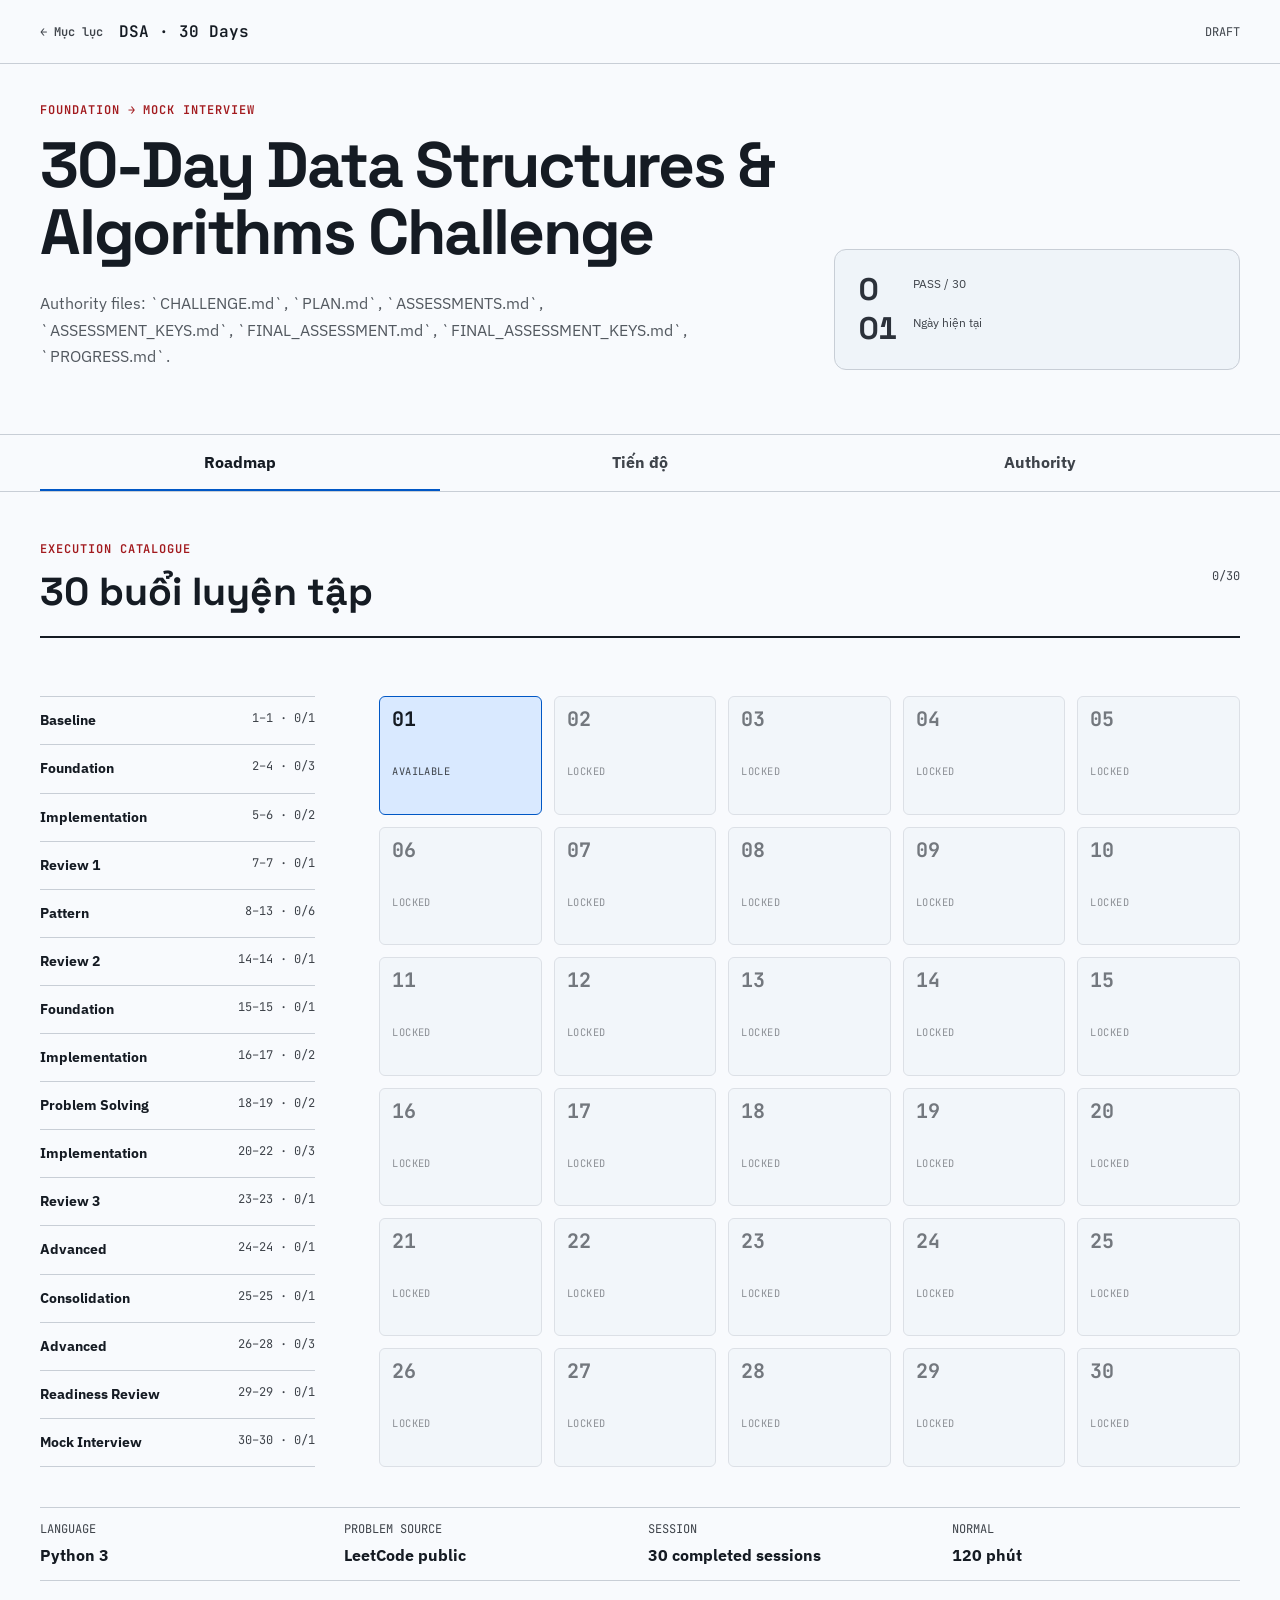
<file: challenge-data-structures-algorithms/index.html>
<!doctype html>
<html lang="vi">
<head>
  <meta charset="utf-8">
  <meta name="viewport" content="width=device-width, initial-scale=1, viewport-fit=cover">
  <meta name="color-scheme" content="light">
  <title>Data Structures &amp; Algorithms — 30 Days</title>
  <link rel="preconnect" href="https://fonts.googleapis.com"><link rel="preconnect" href="https://fonts.gstatic.com" crossorigin>
  <link href="https://fonts.googleapis.com/css2?family=IBM+Plex+Sans:wght@400;600;700&amp;family=JetBrains+Mono:wght@400;600&amp;family=Space+Grotesk:wght@500;600;700&amp;display=swap" rel="stylesheet">
  <link rel="stylesheet" href="tokens.css"><link rel="stylesheet" href="app.css">
</head>
<body data-layout="component-playground">
  <header class="topbar"><div class="topbar-links"><a class="root-index-link" href="../index.html" aria-label="Quay về mục lục chính">← Mục lục</a><a class="brand" href="#overview">DSA · 30 Days</a></div><span class="run-status" id="runStatus">DRAFT</span></header>
  <main id="main">
    <section class="intro" id="overviewIntro"><div><p class="kicker">Foundation → Mock Interview</p><h1 id="challengeTitle"></h1><p class="lede" id="challengeLede"></p></div><div class="readout"><strong id="passCount">0</strong><span>PASS / 30</span><strong id="currentDayReadout">01</strong><span>Ngày hiện tại</span></div></section>
    <nav class="tabs" role="tablist" aria-label="Ứng dụng"><button id="learnTab" role="tab" aria-selected="true" aria-controls="learnPanel">Roadmap</button><button id="progressTab" role="tab" aria-selected="false" aria-controls="progressPanel" tabindex="-1">Tiến độ</button><button id="docsTab" role="tab" aria-selected="false" aria-controls="docsPanel" tabindex="-1">Authority</button></nav>
    <section id="learnPanel" class="learning-stage" role="tabpanel" aria-labelledby="learnTab">
      <section class="overview-view" id="overviewView" aria-labelledby="overviewTitle">
        <header class="overview-head"><div><p class="kicker">Execution catalogue</p><h2 id="overviewTitle">30 buổi luyện tập</h2></div><output id="railOutput">0/30</output></header>
        <p class="route-notice" id="routeNotice" aria-live="polite"></p>
        <div class="day-grid catalogue-days" id="dayGrid"></div>
        <div class="phase-catalogue" id="phaseCatalogue"></div>
        <dl class="setup-strip" aria-label="Cấu hình đã khóa"><div><dt>Language</dt><dd>Python 3</dd></div><div><dt>Problem source</dt><dd>LeetCode public</dd></div><div><dt>Session</dt><dd>30 completed sessions</dd></div><div><dt>Normal</dt><dd>120 phút</dd></div></dl>
      </section>
      <section class="detail-view" id="dayDetailView" hidden>
        <nav class="detail-nav" aria-label="Điều hướng ngày"><button class="back-link" id="backToOverview" type="button">← Tất cả buổi</button><span id="detailStatus">NOT_STARTED</span></nav>
        <article class="lesson"><header class="lesson-head"><p class="phase" id="dayPhase"></p><h2 id="dayTitle"></h2></header><section class="execution-now"><span>RUN NOW</span><p id="nowStepCopy"></p></section><details class="compact-disclosure contract-disclosure"><summary>Yêu cầu hoàn thành</summary><dl class="contract"><div><dt>Outcome</dt><dd id="dayOutcome"></dd></div><div><dt>Minimum</dt><dd id="dayMinimum"></dd></div><div><dt>Target</dt><dd id="dayTarget"></dd></div><div><dt>Done when</dt><dd id="dayDone"></dd></div><div><dt>Evidence</dt><dd id="dayEvidence"></dd></div><div><dt>Stretch</dt><dd id="dayStretch"></dd></div></dl></details><div id="dailySources" class="daily-sources"></div><div id="audioSources" class="audio-sources"></div><details class="compact-disclosure evidence-disclosure"><summary>Ghi kết quả &amp; evidence</summary><section class="evidence-box" aria-labelledby="evidenceTitle"><h3 id="evidenceTitle">Ghi execution evidence</h3><form id="evidenceForm" novalidate><div class="field-grid"><label>Trạng thái<select id="statusSelect"><option>IN_PROGRESS</option><option>PARTIAL</option><option>SKIPPED</option><option>BLOCKED</option></select></label><label>Thời gian (phút)<input id="timeSpent" type="number" min="0" step="1"></label></div><label>Score / Done test<input id="doneTest" type="text" aria-describedby="formMessage"></label><label>Evidence<textarea id="evidence" aria-describedby="formMessage"></textarea></label><div class="field-grid"><label>Lỗi chính / blocker<input id="mainError" type="text"></label><label>Next action<input id="nextAction" type="text"></label></div><label class="check"><input id="verified" type="checkbox"><span>Tôi đã tự chạy test và kiểm tra Done test.</span></label><div class="form-actions"><button class="button" type="submit">Lưu log</button><button class="button primary" id="passButton" type="button">Ghi PASS</button></div><p id="formMessage" class="message" aria-live="polite">PASS cần Done test, evidence và xác nhận tự kiểm tra.</p></form></section></details></article>
      </section>
    </section>
    <section id="progressPanel" class="panel" role="tabpanel" aria-labelledby="progressTab" hidden><header class="panel-head"><h2>Progress log</h2><div class="backup"><button class="button" id="exportButton" type="button">Xuất progress</button><button class="button" id="importButton" type="button">Nhập progress</button><input id="importInput" type="file" accept="application/json,.json" hidden></div></header><p id="storageMessage" class="message" aria-live="polite">Progress được lưu trên trình duyệt này.</p><ol id="progressList" class="progress-list"></ol><h2>Lịch sử append-only</h2><ol id="historyList" class="history-list"></ol></section>
    <section id="docsPanel" class="docs workspace" role="tabpanel" aria-labelledby="docsTab" hidden><nav id="documentRail" class="document-rail" aria-label="Tài liệu nguồn"></nav><article><header class="panel-head"><h2 id="documentTitle"></h2></header><p id="documentNotice" class="message" aria-live="polite"></p><div id="documentContent" class="markdown"></div></article></section>
  </main>
  <aside class="actionbar" id="dayActionBar" hidden><span id="actionCopy">Ngày 1 · NOT_STARTED</span><div class="action-group"><button class="button" id="previousButton" type="button" disabled>Ngày trước</button><button class="button primary" id="nextButton" type="button" disabled>Ngày tiếp theo</button></div></aside>
  <script>
    window.CHALLENGE_APP = {
      slug: "data-structures-algorithms", layout: "component-playground", challengeFile: "CHALLENGE.md", planFile: "PLAN.md",
      assessmentGateDays: [1,30],
      dailySources: [
        { file: "ASSESSMENTS.md", label: "ASSESSMENT KHÓA · làm trước khi học hoặc xem tài liệu trong ngày", selector: { level: 2, headings: { 1:"Baseline Matched Form A" } } },
        { file: "FINAL_ASSESSMENT.md", label: "ASSESSMENT KHÓA · làm trước khi học hoặc xem tài liệu trong ngày", selector: { full: true, days: [30] } },
        { file: "LESSONS.md", postAssessment: true, label: "BÀI HỌC NỘI BỘ · WHY → WHEN → HOW → PROVE", selector: { level: 2, pattern: "Ngày {day} —" } },
        { file: "SUPPLEMENTAL_RESOURCES.md", postAssessment: true, label: "TÀI NGUYÊN BÙ LỖ HỔNG · tối đa 15 phút, tính trong Target", selector: { level: 2, pattern: "Ngày {day} —" } },
        { file: "DAILY_APPLIED_ASSESSMENTS.md", postAssessment: true, label: "STRETCH / DIAGNOSTIC TÙY CHỌN · không phải điều kiện PASS", selector: { level: 2, pattern: "Ngày {day} —" } }
      ],
      protectedDocs: {
        "ASSESSMENT_KEYS.md": { requiresEvidence: true, full: true, days: [1] },
        "FINAL_ASSESSMENT.md": { requiresEvidence: false, full: true, days: [30] },
        "FINAL_ASSESSMENT_KEYS.md": { requiresEvidence: true, full: true, days: [30] }
      },
      audioByDay: {}
    };
  </script>
  <script src="content-data.js"></script><script src="supplemental-data.js"></script><script src="app.js"></script>
</body>
</html>
</file>
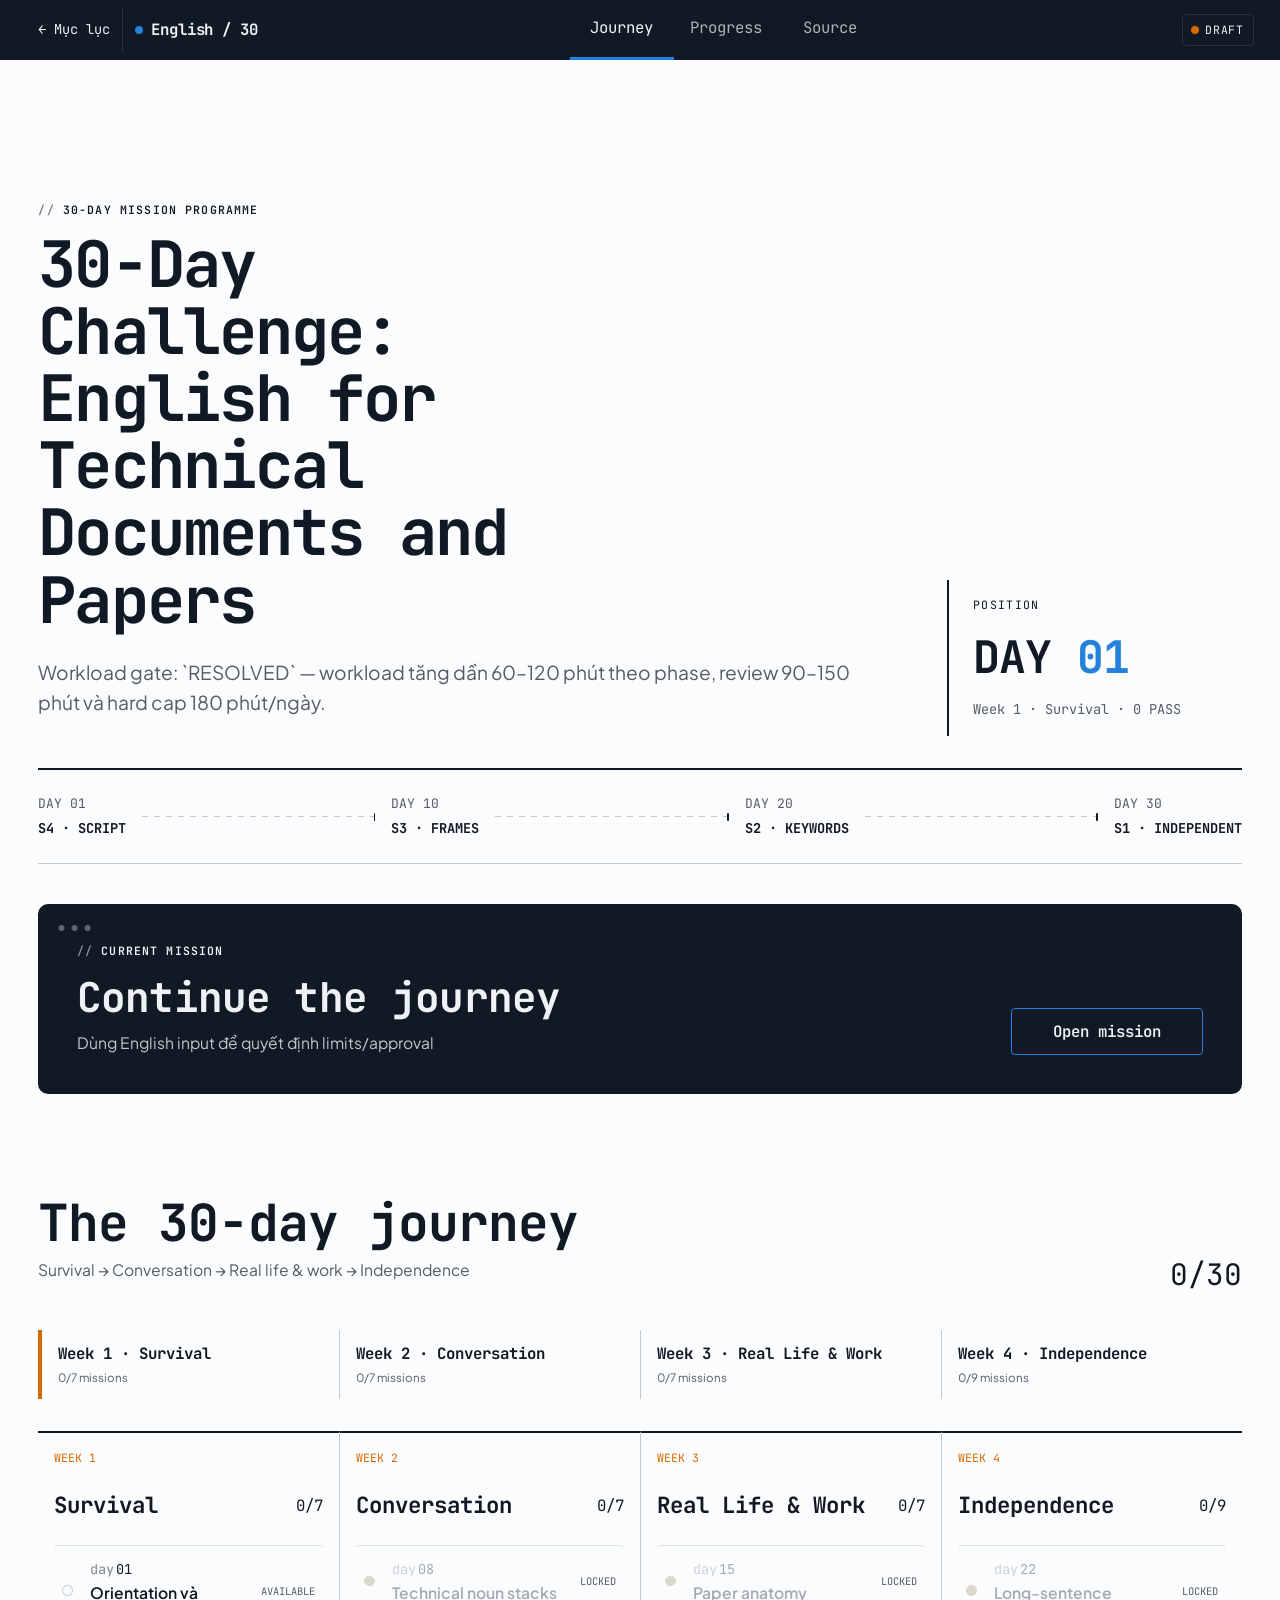
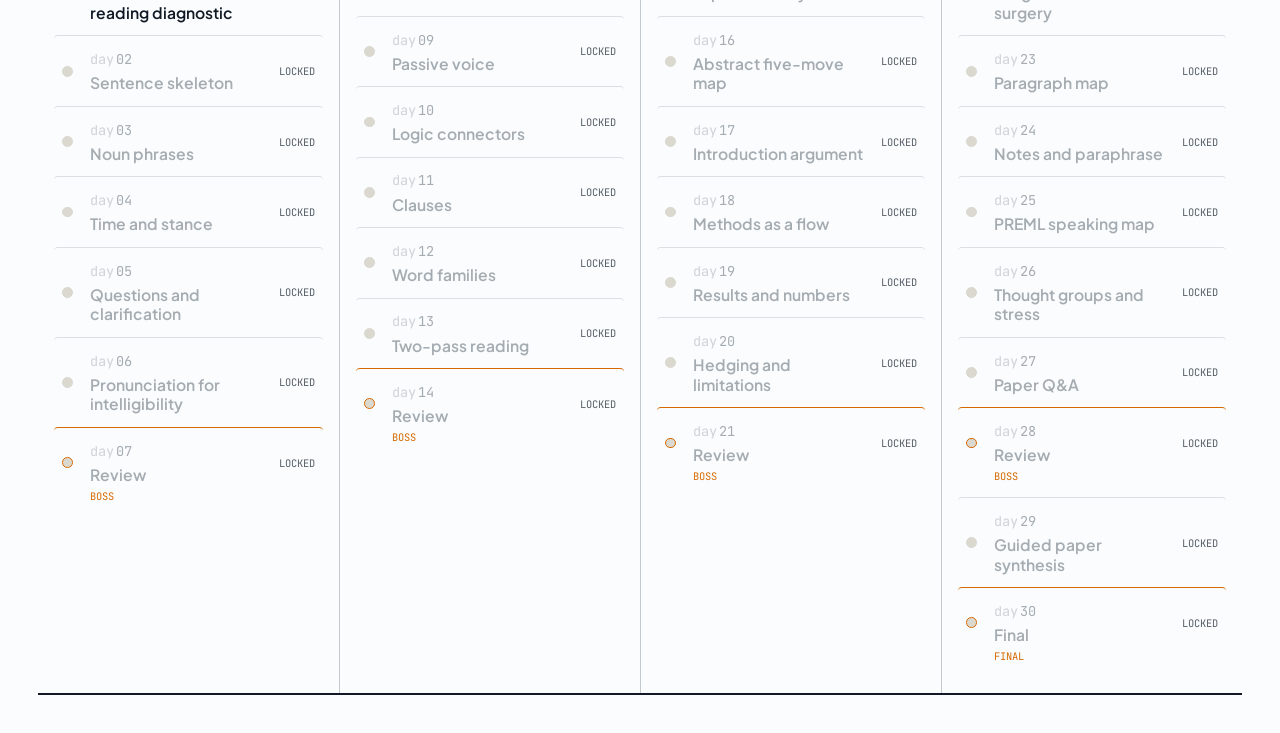
<file: challenge-english-technical-papers/index.html>
<!doctype html>
<html lang="vi">
<head>
  <meta charset="utf-8">
  <meta name="viewport" content="width=device-width, initial-scale=1, viewport-fit=cover">
  <meta name="color-scheme" content="light">
  <title>English for Technical Papers — 30 Days</title>
  <link rel="preconnect" href="https://fonts.googleapis.com">
  <link rel="preconnect" href="https://fonts.gstatic.com" crossorigin>
  <link href="https://fonts.googleapis.com/css2?family=JetBrains+Mono:wght@400;600&amp;family=Plus+Jakarta+Sans:wght@400;500;600;700&amp;display=swap" rel="stylesheet">
  <link rel="stylesheet" href="tokens.css">
  <link rel="stylesheet" href="app.css">
</head>
<body data-layout="mission-training">
  <header class="topbar">
    <a class="root-index-link" href="../index.html">← Mục lục</a>
    <a class="brand" href="#overview">English / 30</a>
    <nav class="tabs" role="tablist" aria-label="Ứng dụng"><button id="learnTab" role="tab" aria-selected="true" aria-controls="learnPanel">Journey</button><button id="progressTab" role="tab" aria-selected="false" aria-controls="progressPanel" tabindex="-1">Progress</button><button id="docsTab" role="tab" aria-selected="false" aria-controls="docsPanel" tabindex="-1">Source</button></nav>
    <span class="run-status" id="runStatus">DRAFT</span>
  </header>
  <main id="main">
    <section id="learnPanel" role="tabpanel" aria-labelledby="learnTab">
      <section class="overview-view" id="overviewView" aria-labelledby="overviewTitle">
        <header class="journey-masthead">
          <div class="journey-copy"><p class="kicker">30-day mission programme</p><h1 id="challengeTitle"></h1><p class="lede" id="challengeLede"></p></div>
          <div class="journey-readout"><span>POSITION</span><strong>DAY <b id="currentDayReadout">01</b></strong><span id="chunkSummary"></span></div>
        </header>
        <section class="independence-track" aria-label="Tiến trình giảm hỗ trợ"><div><small>DAY 01</small><strong>S4 · SCRIPT</strong></div><i></i><div><small>DAY 10</small><strong>S3 · FRAMES</strong></div><i></i><div><small>DAY 20</small><strong>S2 · KEYWORDS</strong></div><i></i><div><small>DAY 30</small><strong>S1 · INDEPENDENT</strong></div></section>
        <section class="journey-launch" id="currentLaunch" aria-labelledby="overviewTitle"><div><p class="kicker">Current mission</p><h2 id="overviewTitle">Continue the journey</h2><p id="currentMissionCopy"></p></div><button class="button primary launch-button" id="launchCurrentButton" type="button">Open mission</button></section>
        <p class="route-notice" id="routeNotice" aria-live="polite"></p>
        <header class="journey-section-head"><div><h2>The 30-day journey</h2><p>Survival → Conversation → Real life &amp; work → Independence</p></div><output id="railOutput">0/30</output></header>
        <div class="phase-ribbon" id="phaseRibbon"></div>
        <div class="day-grid" id="dayGrid"></div>
      </section>

      <section class="detail-view" id="dayDetailView" hidden>
        <nav class="detail-nav" aria-label="Điều hướng ngày"><button class="back-link" id="backToOverview" type="button">← 30-day journey</button><span id="detailStatus">NOT_STARTED</span></nav>
        <article class="lesson session-studio">
          <div class="editor-window">
            <div class="window-titlebar" aria-hidden="true"><span class="window-dot" data-tone="lock"></span><span class="window-dot" data-tone="run"></span><span class="window-dot" data-tone="pass"></span></div>
            <header class="mission-control">
              <div class="mission-day"><span id="missionKind">TODAY'S MISSION</span><strong id="missionDayReadout">01 / 30</strong></div>
              <div class="mission-phase"><span id="dayPhase"></span><small id="bossDistance"></small></div>
              <div class="mission-support"><span>SUPPORT</span><strong id="missionSupport"></strong></div>
            </header>
            <section class="mission-brief" id="missionShell" aria-labelledby="dayTitle">
              <div class="brief-main"><p class="kicker">Do English</p><h1 id="dayTitle"></h1><p class="mission-statement" id="nowStepCopy"></p><p class="mission-ability" id="missionAbility"></p></div>
              <aside class="pass-brief"><span>PASS REQUIREMENT</span><p id="missionPass"></p><button class="button primary" id="startSessionButton" type="button">Start session</button></aside>
            </section>

            <div class="session-shell" id="sessionShell" hidden>
              <nav class="learning-loop" id="learningLoop" aria-label="Training loop trong ngày"></nav>
              <section class="loop-panel" id="loopPanel" aria-live="polite">
                <header class="stage-head"><div><span id="loopMode">TRAIN</span><small id="loopPosition"></small></div><h2 id="loopTitle"></h2></header>
                <div class="stage-content"><div id="loopBody"></div><div id="targetChunks" class="target-chunks"></div><div id="mistakesDue" class="mistakes-due"></div></div>
                <div class="recall-cover" id="recallCover" hidden><p>Closed-book mode</p><button class="button" id="revealRecallButton" type="button">Reveal / check</button></div>
                <div class="performance-timer" id="performanceTimer" hidden><span id="timerReadout">00:00</span><div><button class="button" id="timerToggle" type="button">Start timer</button><button class="text-button" id="timerReset" type="button">Reset</button></div></div>
                <footer class="loop-actions"><button class="button" id="stageResourceButton" type="button" hidden></button><button class="button primary" id="loopNextButton" type="button">Complete step</button></footer>
              </section>
              <aside class="mission-proof"><div><span>MISSION CHALLENGE</span><p id="missionChallenge"></p></div><div><span>RETENTION</span><p id="chunkDueCopy"></p></div><details class="contract-disclosure"><summary>Session contract</summary><dl class="contract"><div><dt>Outcome</dt><dd id="dayOutcome"></dd></div><div><dt>Minimum</dt><dd id="dayMinimum"></dd></div><div><dt>Target</dt><dd id="dayTarget"></dd></div><div><dt>Done when</dt><dd id="dayDone"></dd></div><div><dt>Evidence</dt><dd id="dayEvidence"></dd></div><div><dt>Stretch</dt><dd id="dayStretch"></dd></div></dl></details></aside>
            </div>
          </div>

          <section class="day-materials" aria-labelledby="materialsTitle"><header><span>SOURCE DESK</span><h2 id="materialsTitle">Material for this mission</h2></header><div id="dailySources" class="daily-sources"></div><div id="audioSources" class="audio-sources"></div></section>
          <section class="evidence-box" id="missionCheck" aria-labelledby="evidenceTitle">
            <header><span>MISSION CHECK</span><h2 id="evidenceTitle">Record what actually happened</h2></header>
            <form id="evidenceForm" novalidate>
              <fieldset class="evidence-group"><legend>Trạng thái phiên học</legend>
                <div class="field-grid"><label>Trạng thái<select id="statusSelect"><option>IN_PROGRESS</option><option>PARTIAL</option><option>SKIPPED</option><option>BLOCKED</option></select></label><label>Thời gian học (phút)<input id="timeSpent" type="number" min="0" step="1"></label></div>
                <label>Score / Done test<input id="doneTest" type="text" aria-describedby="formMessage"></label>
              </fieldset>

              <fieldset class="evidence-group"><legend>Đo lường kết quả</legend>
                <div class="metric-grid"><label>Meaning (%)<input id="meaningScore" type="number" min="0" max="100" step="1" inputmode="numeric"></label><label>Output (giây)<input id="outputDuration" type="number" min="0" step="1" inputmode="numeric"></label><label>Latency (giây)<input id="responseLatency" type="number" min="0" step="0.1" inputmode="decimal"></label><label>Support<select id="supportLevel"><option value="">Chưa ghi</option><option>S4</option><option>S3</option><option>S2</option><option>S1</option></select></label><label>Interaction turns<input id="interactionTurns" type="number" min="0" step="1" inputmode="numeric"></label><label>Repair<select id="repairResult"><option value="">Chưa ghi</option><option>N/A</option><option>FAILED</option><option>REPAIRED_WITH_PROMPT</option><option>REPAIRED_INDEPENDENTLY</option></select></label></div>
              </fieldset>

              <fieldset class="evidence-group"><legend>Bằng chứng &amp; bước tiếp theo</legend>
                <label>Evidence<textarea id="evidence" aria-describedby="formMessage"></textarea></label>
                <div class="field-grid"><label>Things I'm fixing<input id="mainError" type="text"></label><label>Next action<input id="nextAction" type="text"></label></div>
              </fieldset>

              <label class="check"><input id="verified" type="checkbox"><span>Tôi đã đối chiếu PASS criteria và evidence; đây là self-check, không phải đánh giá độc lập.</span></label>
              <div class="form-actions"><button class="button" type="submit">Save attempt</button><button class="button primary" id="passButton" type="button">Record PASS</button></div>
              <p id="formMessage" class="message" aria-live="polite">PASS cần Done test, evidence và xác nhận tự kiểm tra.</p>
            </form>
          </section>
        </article>
      </section>
    </section>

    <section id="progressPanel" class="panel progress-room" role="tabpanel" aria-labelledby="progressTab" hidden><header class="panel-head"><div><p class="kicker">Capability growth</p><h1>What is getting easier?</h1></div><div class="backup"><button class="button" id="exportButton" type="button">Export</button><button class="button" id="importButton" type="button">Import</button><input id="importInput" type="file" accept="application/json,.json" hidden></div></header><p id="storageMessage" class="message" aria-live="polite">Progress được lưu trên trình duyệt này.</p><div id="capabilityGrowth" class="capability-growth"></div><section class="fixing-section"><h2>Things I'm fixing</h2><div id="errorProgress"></div></section><details class="history-disclosure"><summary>30-day status &amp; append-only history</summary><ol id="progressList" class="progress-list"></ol><ol id="historyList" class="history-list"></ol></details></section>
    <section id="docsPanel" class="docs workspace" role="tabpanel" aria-labelledby="docsTab" hidden><nav id="documentRail" class="document-rail" aria-label="Tài liệu nguồn"></nav><article><header class="panel-head"><h1 id="documentTitle"></h1></header><p id="documentNotice" class="message" aria-live="polite"></p><div id="documentContent" class="markdown"></div></article></section>
  </main>
  <aside class="actionbar" id="dayActionBar" hidden><span id="actionCopy">Ngày 1 · NOT_STARTED</span><div class="action-group"><button class="button" id="previousButton" type="button" disabled>Previous</button><button class="button primary" id="nextButton" type="button" disabled>Next mission</button></div></aside>
  <script>
    window.CHALLENGE_APP = {
      slug: "english-technical-papers", layout: "guided-reading", challengeFile: "CHALLENGE.md", planFile: "PLAN.md", missionFile: "SCAFFOLD_MAP.md", chunksFile: "CHUNKS.md", errorLedgerFile: "ERROR_LEDGER.md",
      journeyPhases: [{ label:"Week 1 · Survival", from:1, to:7 },{ label:"Week 2 · Conversation", from:8, to:14 },{ label:"Week 3 · Real Life & Work", from:15, to:21 },{ label:"Week 4 · Independence", from:22, to:30 }],
      assessmentGateDays: [1,7,14,21,28,30],
      dailySources: [
        { file: "LESSONS.md", label: "HƯỚNG DẪN TRƯỚC DIAGNOSTIC", selector: { level: 3, pattern: "Ngày {day} —", days: [1] } },
        { file: "ASSESSMENTS.md", label: "ASSESSMENT KHÓA · làm trước khi học hoặc xem tài liệu trong ngày", selector: { level: 2, headings: { 1:"Reading Diagnostic Form A",7:"R1 — Ngày 7",14:"R2 — Ngày 14",21:"R3 — Ngày 21",28:"R4 — Ngày 28",30:["Reading Anchor Form B","Final Integrated Form"] } } },
        { file: "LESSONS.md", excludeDays: [1], postAssessment: true, label: "BÀI HỌC GỐC", selector: { level: 3, pattern: "Ngày {day} —" } },
        { file: "EXERCISES.md", postAssessment: true, label: "BÀI TẬP CỐ ĐỊNH", selector: { level: 2, pattern: "D{day2} —" } },
        { file: "SUPPLEMENTAL_RESOURCES.md", postAssessment: true, label: "TÀI NGUYÊN BÙ LỖ HỔNG · tối đa 15 phút, tính trong Target", selector: { level: 2, pattern: "Ngày {day} —" } },
        { file: "DAILY_APPLIED_ASSESSMENTS.md", postAssessment: true, label: "STRETCH / DIAGNOSTIC TÙY CHỌN · không phải điều kiện PASS", selector: { level: 2, pattern: "Ngày {day} —" } }
      ],
      protectedDocs: {
        "ASSESSMENTS.md": { requiresEvidence: false, sections: { 1:[2,"Reading Diagnostic Form A"],7:[2,"R1 — Ngày 7"],14:[2,"R2 — Ngày 14"],21:[2,"R3 — Ngày 21"],28:[2,"R4 — Ngày 28"],30:[[2,"Reading Anchor Form B"],[2,"Final Integrated Form"]] } },
        "EXERCISE_KEYS.md": { requiresEvidence: true, sections: { 2:[2,"D02"],3:[2,"D03"],4:[2,"D04"],5:[2,"D05"],6:[2,"D06"],8:[2,"D08"],9:[2,"D09"],10:[2,"D10"],11:[2,"D11"],12:[2,"D12"],13:[2,"D13"],15:[2,"D15–D20"],16:[2,"D15–D20"],17:[2,"D15–D20"],18:[2,"D15–D20"],19:[2,"D15–D20"],20:[2,"D15–D20"],22:[2,"D22"],23:[2,"D23"],24:[2,"D24"],25:[2,"D25–D27"],26:[2,"D25–D27"],27:[2,"D25–D27"],29:[2,"D29"] } },
        "ASSESSMENT_KEYS.md": { requiresEvidence: true, sections: { 1:[2,"Reading Diagnostic Form A"],7:[2,"R1"],14:[2,"R2"],21:[2,"R3"],28:[2,"R4"],30:[[2,"Reading Anchor Form B"],[2,"Final Integrated Form"],[2,"Independent intelligibility protocol"]] } }
      },
      audioByDay: { 6:["audio/d06_thought_groups.mp3"],16:["audio/practice_abstract.mp3"],26:["audio/d26_paper_summary.mp3"] }
    };
  </script>
  <script src="content-data.js"></script><script src="supplemental-data.js"></script><script src="app.js"></script>
</body>
</html>
</file>
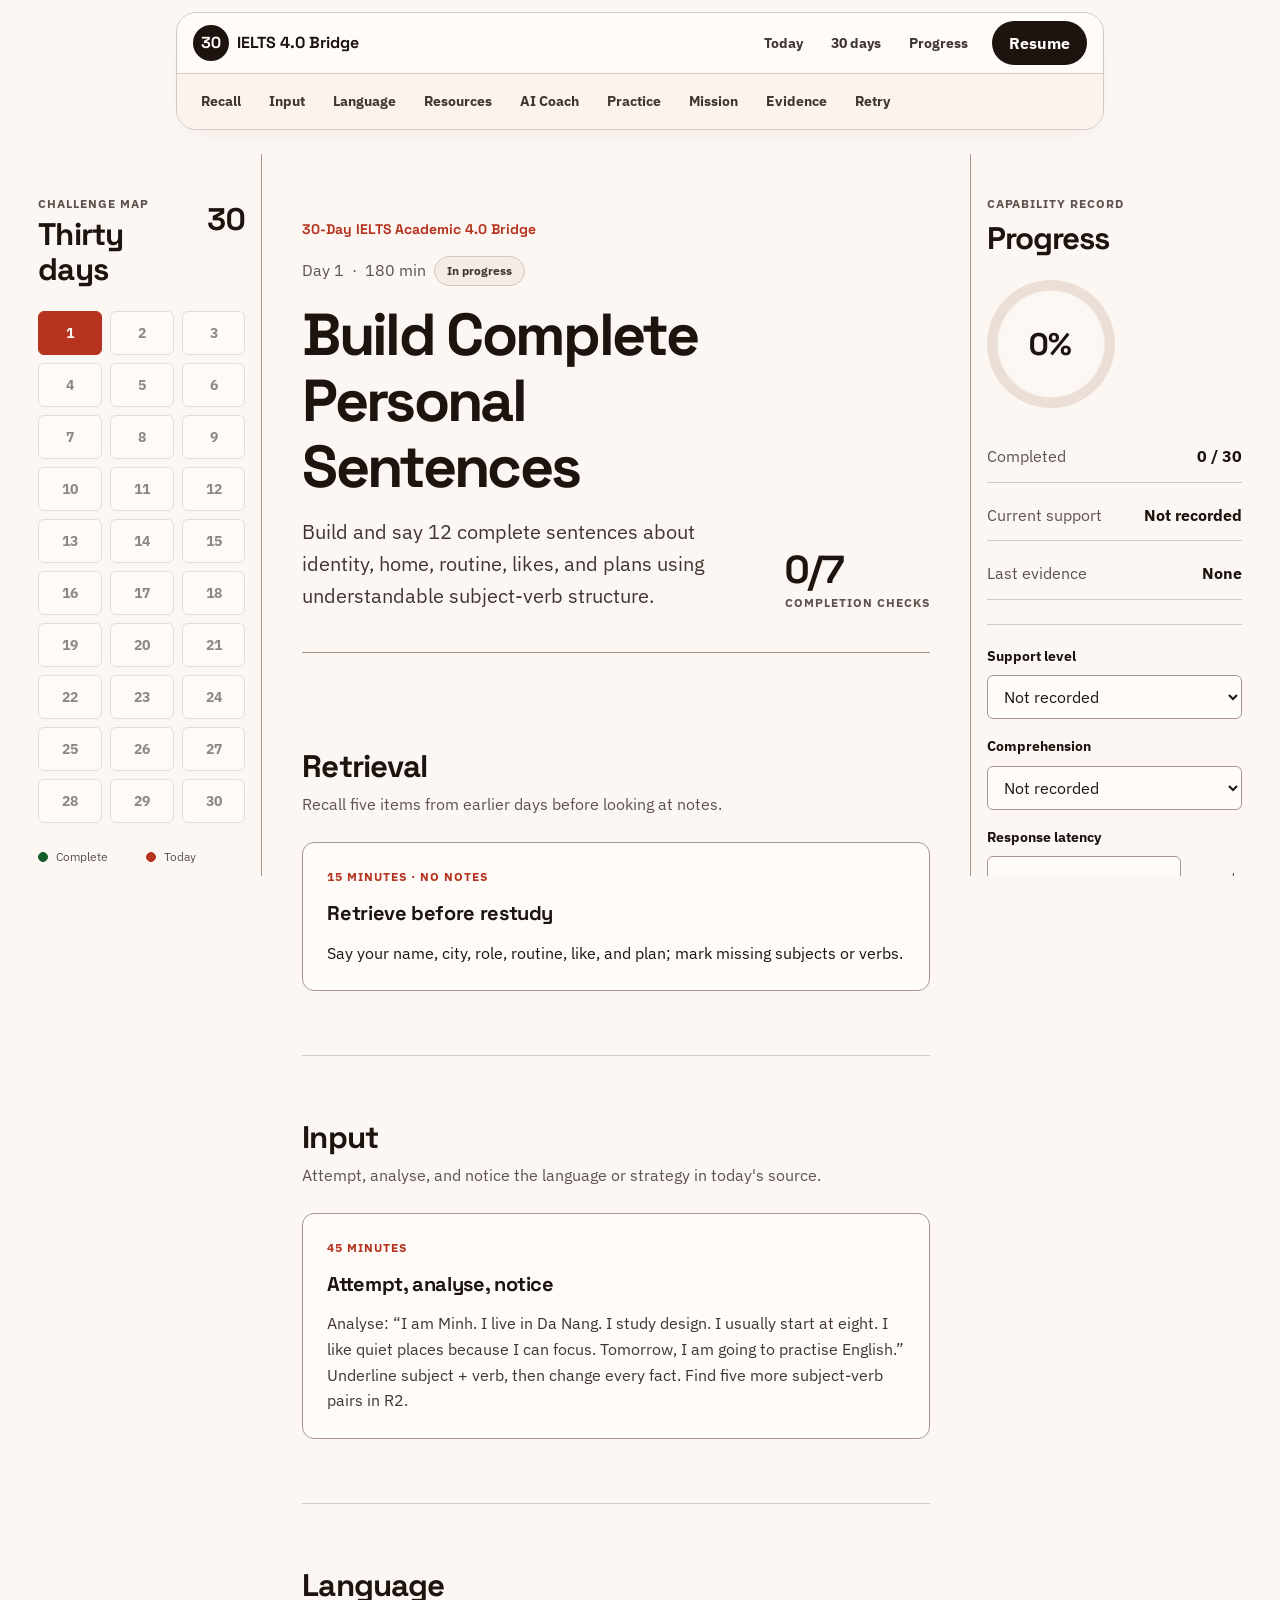
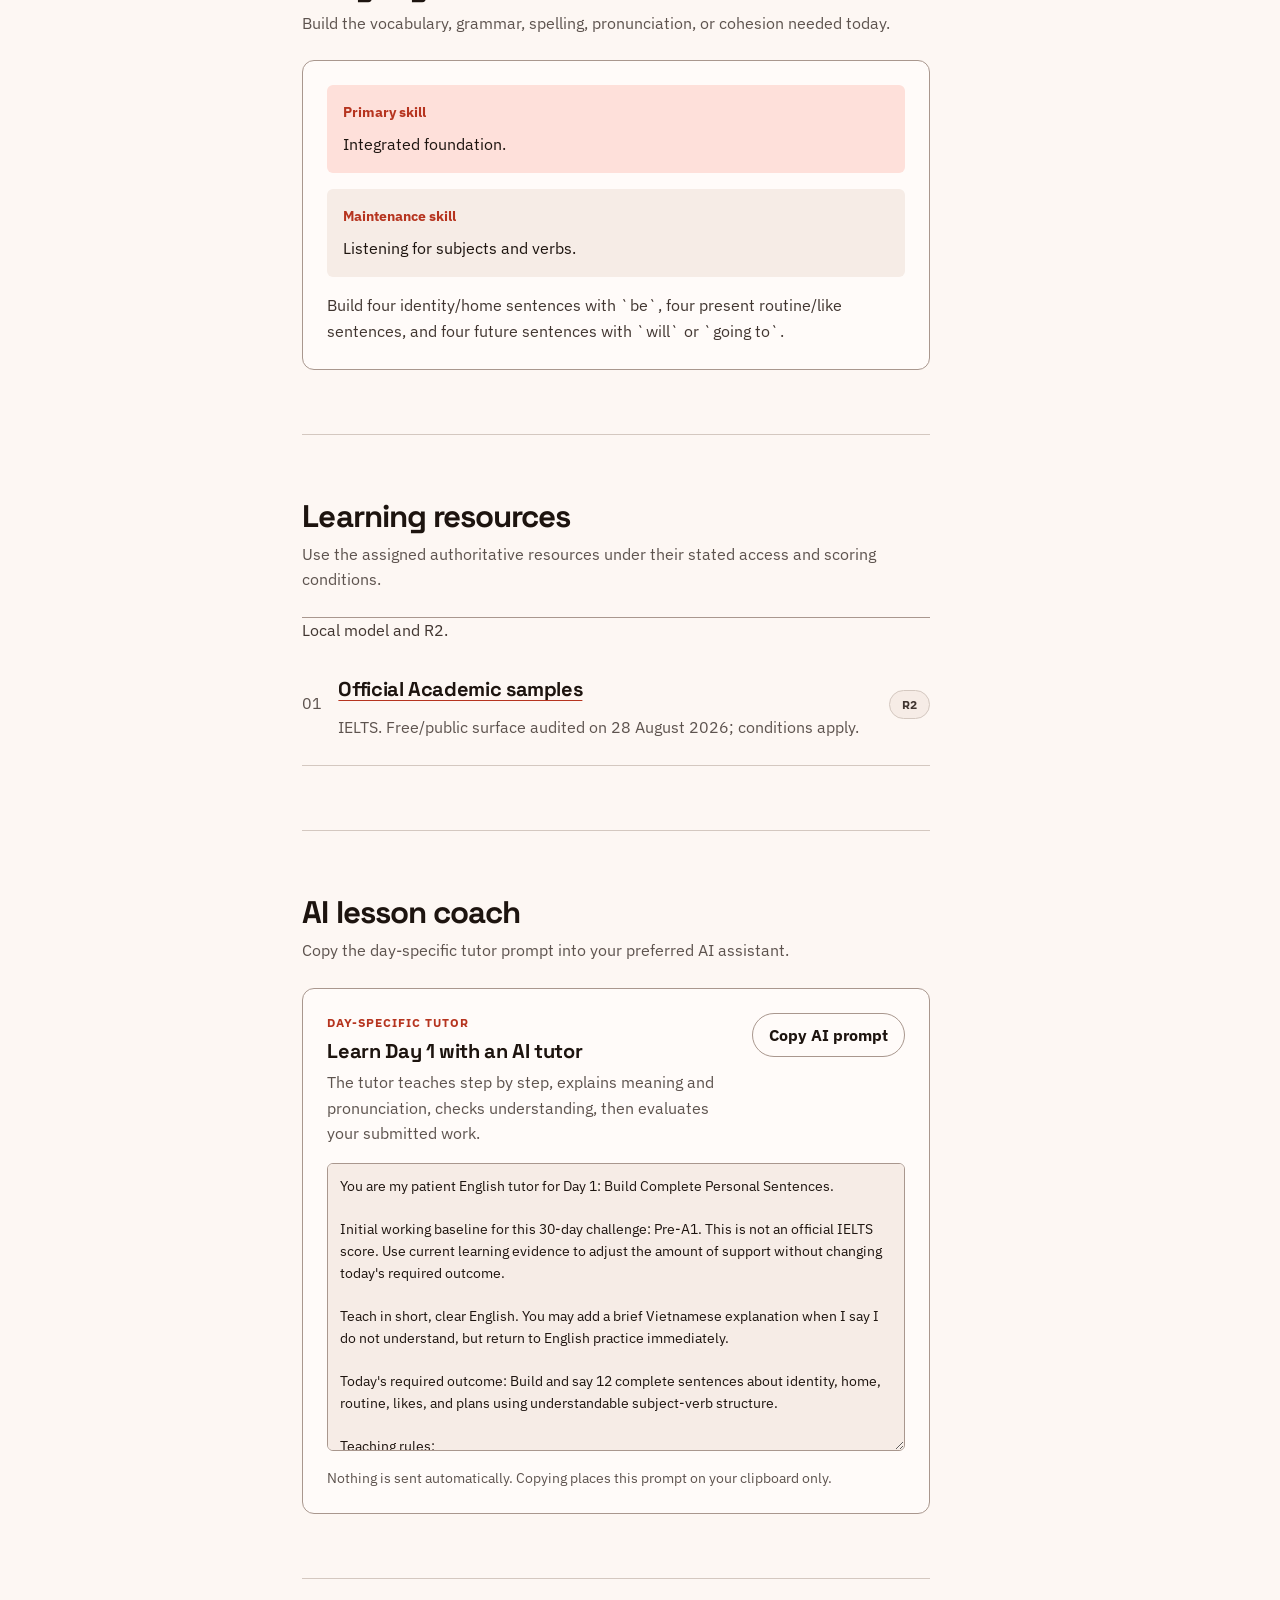
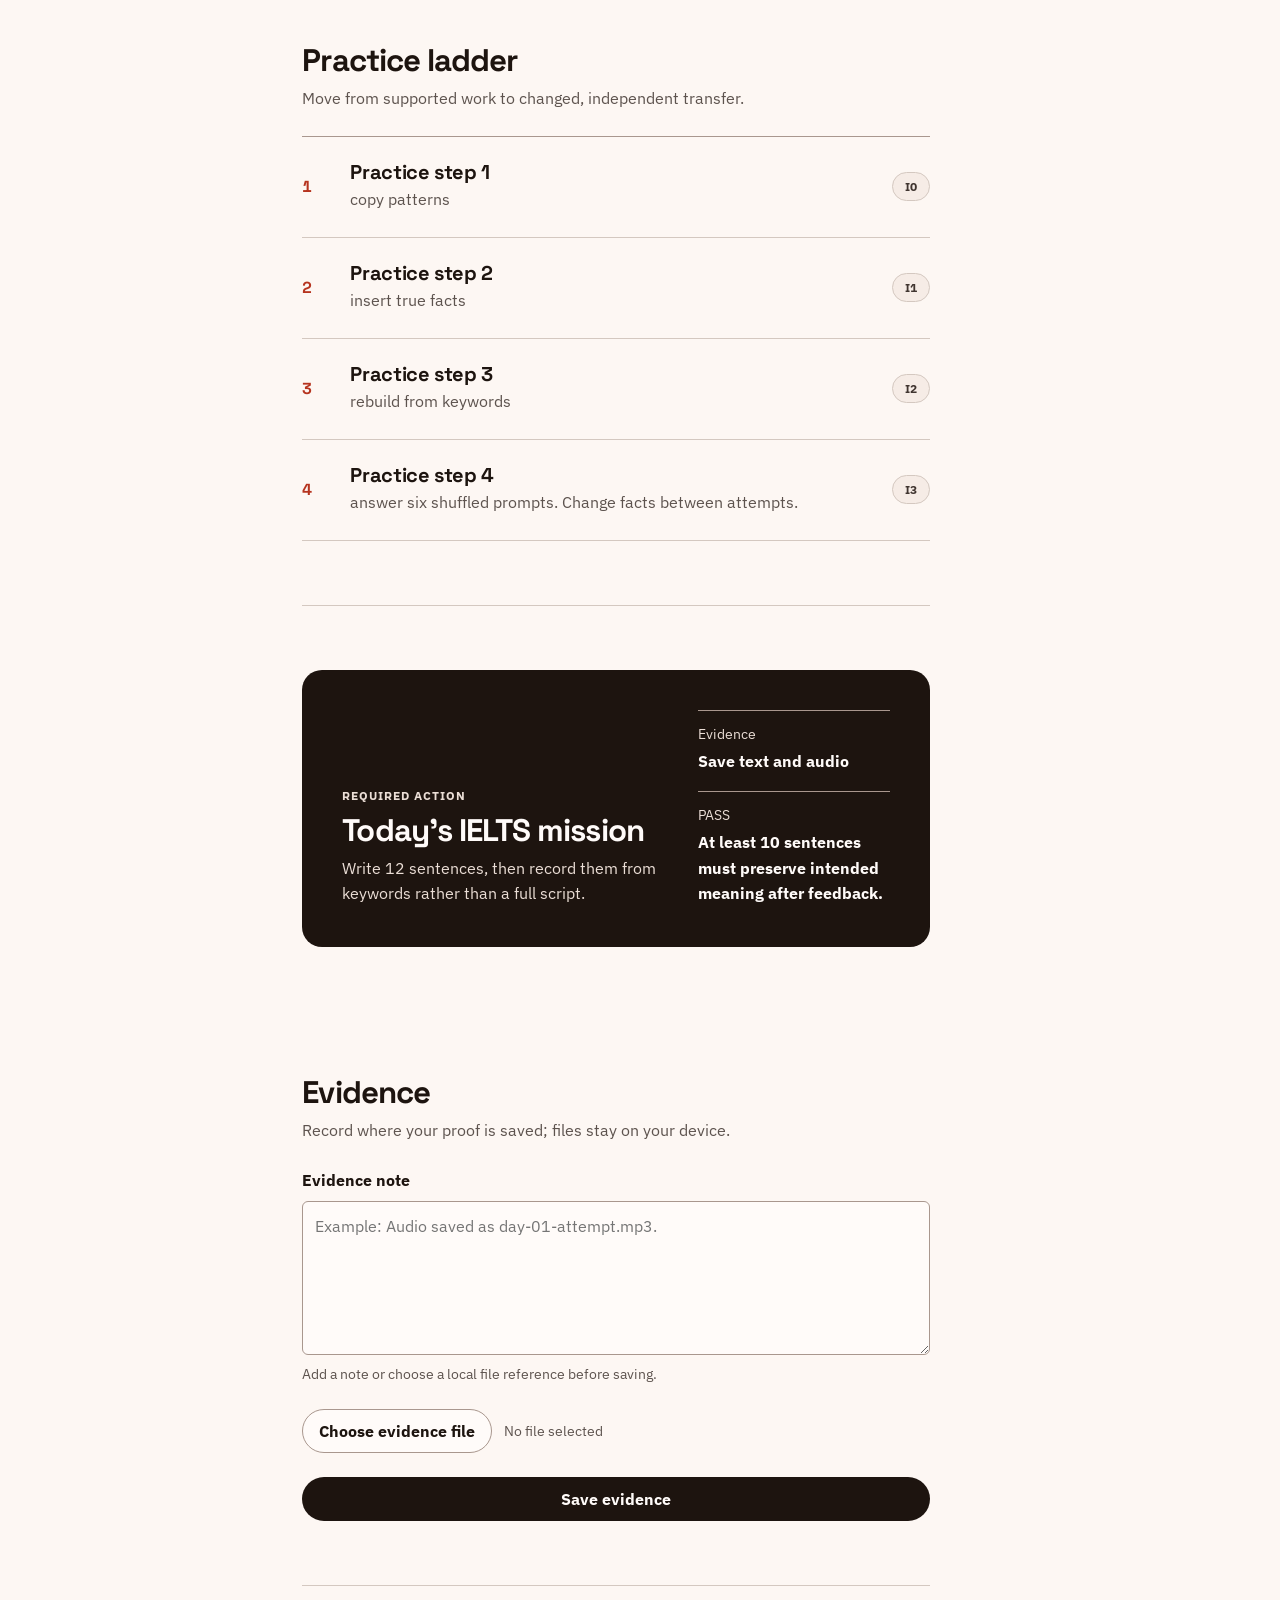
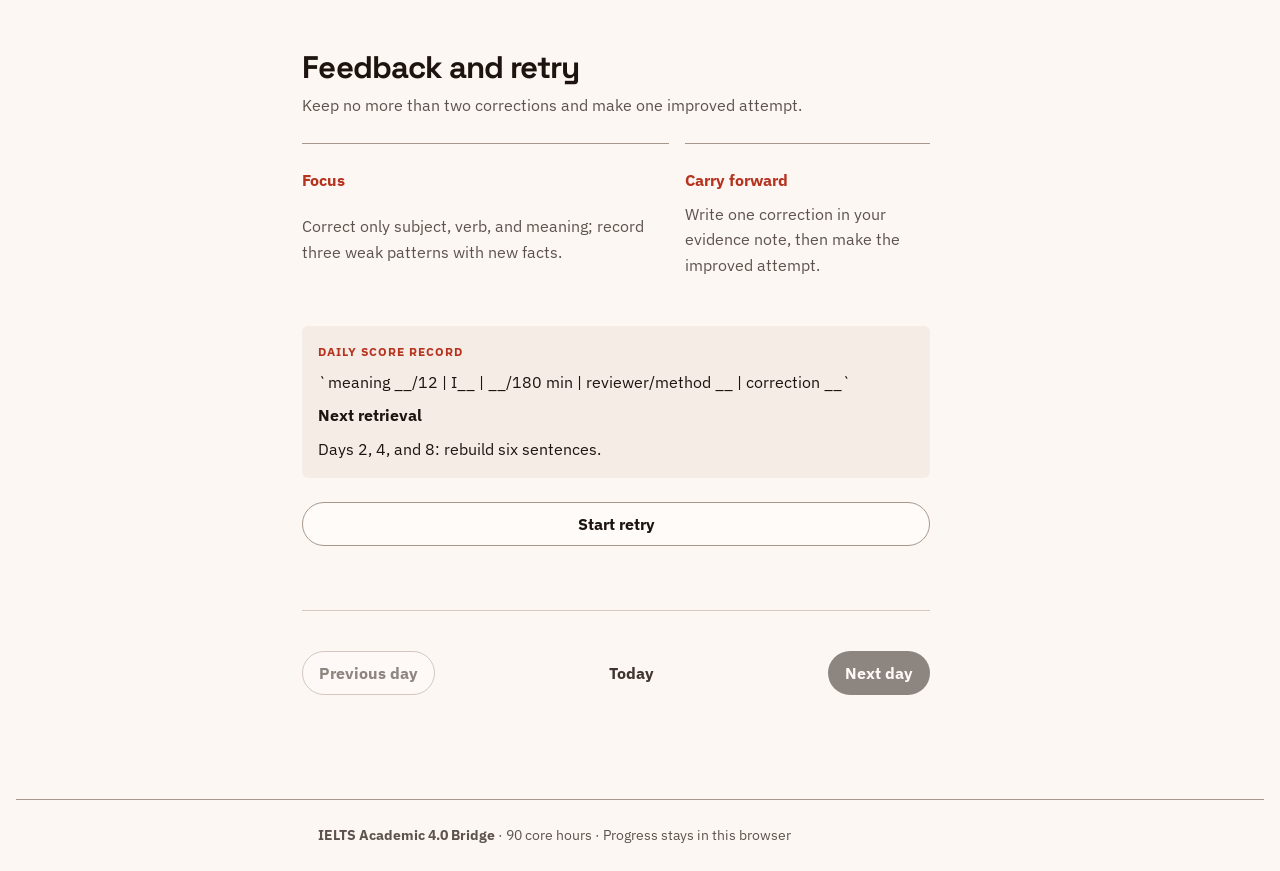
<file: challenge-frame/index.html>
<!doctype html>
<html lang="en">
  <head>
    <meta charset="utf-8" />
    <meta name="viewport" content="width=device-width, initial-scale=1, viewport-fit=cover" />
    <meta name="description" content="A 90-hour IELTS Academic bridge from beginner foundations toward evidence-based Band 4.0 readiness." />
    <title>30-Day IELTS Academic 4.0 Bridge</title>
    <link rel="stylesheet" href="tokens.css" />
    <link rel="stylesheet" href="styles/frame.css" />
  </head>
  <body>
    <a class="skip-link" href="#lesson-workspace">Skip to today’s lesson</a>

    <header class="app-nav" aria-label="Challenge and lesson navigation">
      <div class="app-nav__main">
        <a class="app-nav__brand" href="#lesson-workspace" aria-label="30-Day IELTS Academic 4.0 Bridge home" data-challenge-home>
          <span class="app-nav__mark" aria-hidden="true" data-challenge-mark>30</span>
          <span class="app-nav__name" data-challenge-short-title>IELTS 4.0 Bridge</span>
        </a>

        <nav class="app-nav__links" aria-label="Challenge navigation" data-primary-navigation>
          <a href="#lesson-workspace">Today</a>
          <a href="#day-overview">30 days</a>
          <a href="#progress-panel">Progress</a>
        </nav>

        <div class="app-nav__actions">
          <button class="button button--quiet mobile-days-trigger" type="button" data-open-days>
            All days
          </button>
          <button class="button button--primary" type="button" data-resume>Resume</button>
        </div>
      </div>

      <div class="section-nav-wrap">
        <nav class="section-nav" aria-label="Lesson sections" data-section-navigation></nav>
        <button class="section-nav-hint" type="button" data-section-nav-hint hidden aria-label="Show more lesson steps">More →</button>
      </div>
    </header>

    <main class="app-shell" id="app-shell">
      <aside class="day-rail" id="day-overview" aria-labelledby="day-overview-title">
        <div class="day-rail__header">
          <div>
            <p class="context-label">Challenge map</p>
            <h2 id="day-overview-title" data-challenge-map-title>Thirty days</h2>
          </div>
          <span class="day-rail__count" data-day-count>30</span>
        </div>

        <ol class="day-grid" data-day-grid aria-label="Challenge days"></ol>

        <div class="state-key" aria-label="Day state legend">
          <span><i class="state-dot state-dot--complete" aria-hidden="true"></i>Complete</span>
          <span><i class="state-dot state-dot--active" aria-hidden="true"></i>Today</span>
          <span><i class="state-dot state-dot--available" aria-hidden="true"></i>Available</span>
          <span><i class="state-dot state-dot--locked" aria-hidden="true"></i>Locked</span>
        </div>

        <div class="progress-note day-rail__note">
          <strong>One action each day.</strong>
          <p>Complete the mission, save evidence, receive feedback, and retry.</p>
        </div>
      </aside>

      <article class="lesson-workspace" id="lesson-workspace" aria-labelledby="lesson-title">
        <div class="lesson-loading" data-loading-state hidden aria-live="polite">
          <span class="skeleton skeleton--short"></span>
          <span class="skeleton skeleton--title"></span>
          <span class="skeleton skeleton--body"></span>
        </div>

        <div data-lesson-content>
          <header class="lesson-hero">
            <div class="lesson-hero__copy">
              <p class="challenge-title" data-challenge-title>30-Day IELTS Academic 4.0 Bridge</p>
              <div class="lesson-meta">
                <span data-day-label>Day 2</span>
                <span aria-hidden="true">·</span>
                <span data-day-time>180 min</span>
                <span class="status-badge" data-day-status>In progress</span>
              </div>
              <h1 id="lesson-title" data-lesson-title>Today’s lesson title</h1>
              <p class="lesson-objective" data-lesson-objective>
                A single observable action supplied by the challenge content layer.
              </p>
            </div>

            <div class="lesson-hero__measure" aria-label="Daily progress">
              <span class="measure-value" data-daily-progress>0/7</span>
              <span class="measure-label">completion checks</span>
            </div>
          </header>

          <div data-lesson-sections>
          <section class="lesson-section lesson-section--lead" id="retrieval" data-section-id="retrieval" aria-labelledby="retrieval-title">
            <header class="section-heading">
              <h2 id="retrieval-title" data-section-title>Retrieval</h2>
              <p data-section-description>Recall previously learned language before looking at notes.</p>
            </header>
            <div class="lesson-card" data-slot="retrieval"></div>
          </section>

          <section class="lesson-section" id="listening" data-section-id="listening" aria-labelledby="listening-title">
            <header class="section-heading">
              <h2 id="listening-title" data-section-title>Supported listening</h2>
              <p data-section-description>Listen, check the transcript, and speak along with the model.</p>
            </header>
            <div class="lesson-card" data-slot="listening"></div>
          </section>

          <section class="lesson-section" id="learn" data-section-id="learn" aria-labelledby="learn-title">
            <header class="section-heading">
              <h2 id="learn-title" data-section-title>Phrase and form focus</h2>
              <p data-section-description>Learn reusable phrases and one small language pattern needed for today’s task.</p>
            </header>
            <div class="lesson-card lesson-card--wide" data-slot="lesson"></div>
          </section>

          <section class="lesson-section" id="resources" data-section-id="resources" aria-labelledby="resources-title">
            <header class="section-heading">
              <h2 id="resources-title" data-section-title>Resources</h2>
              <p data-section-description>Use free, verified, level-appropriate learning materials.</p>
            </header>
            <div class="resource-list" data-resource-list></div>
            <div class="empty-state" data-resource-empty hidden>
              <span class="empty-state__mark" aria-hidden="true">—</span>
              <h3>No resources assigned</h3>
              <p>The content layer has not provided resources for this day.</p>
            </div>
          </section>

          <section class="lesson-section ai-coach-section" id="ai-support" data-section-id="ai-support" aria-labelledby="ai-support-title">
            <header class="section-heading">
              <h2 id="ai-support-title" data-section-title>AI lesson coach</h2>
              <p data-section-description>Copy the day-specific tutor prompt into your preferred AI assistant.</p>
            </header>
            <div class="ai-coach-card">
              <div class="ai-coach-card__intro">
                <div>
                  <p class="lesson-card__eyebrow">Day-specific tutor</p>
                  <h3 data-ai-prompt-title>Teach this lesson step by step</h3>
                  <p data-ai-prompt-summary>The AI explains language, helps with pronunciation, checks understanding, and evaluates submitted work.</p>
                </div>
                <button class="button button--secondary" type="button" data-copy-ai-prompt>Copy AI prompt</button>
              </div>
              <label class="sr-only" for="ai-support-prompt">AI support prompt for this day</label>
              <textarea id="ai-support-prompt" class="ai-prompt" rows="12" readonly data-ai-support-prompt></textarea>
              <p class="field-help">Nothing is sent automatically. Copying places this prompt on your clipboard only.</p>
            </div>
          </section>

          <section class="lesson-section" id="practice" data-section-id="practice" aria-labelledby="practice-title">
            <header class="section-heading">
              <h2 id="practice-title" data-section-title>Practical task practice</h2>
              <p data-section-description>Repeat the task with decreasing support across three attempts.</p>
            </header>
            <ol class="practice-steps" data-practice-steps></ol>
            <div class="assessment-stations" data-assessment-stations hidden></div>
          </section>

          <section class="mission-panel" id="mission" data-section-id="mission" aria-labelledby="mission-title">
            <div>
              <p class="context-label">Required action</p>
              <h2 id="mission-title" data-section-title>Today’s practical mission</h2>
              <p data-section-description data-mission-copy>Complete one observable real-world action in English.</p>
            </div>
            <dl class="mission-panel__criteria">
              <div><dt>Evidence</dt><dd data-evidence-requirement>Defined per challenge</dd></div>
              <div><dt>PASS</dt><dd data-pass-criteria>Observable task success</dd></div>
            </dl>
          </section>

          <section class="lesson-section evidence-section" id="evidence" data-section-id="evidence" aria-labelledby="evidence-title">
            <header class="section-heading">
              <h2 id="evidence-title" data-section-title>Evidence</h2>
              <p data-section-description>Attach or describe what proves the mission was completed.</p>
            </header>

            <form class="evidence-form" data-evidence-form novalidate>
              <div class="field-group">
                <label for="evidence-note">Evidence note</label>
                <textarea id="evidence-note" name="evidence-note" rows="5" placeholder="Example: Audio saved as day-01-attempt.mp3." aria-describedby="evidence-help"></textarea>
                <p class="field-help" id="evidence-help" data-evidence-help>Add a note or choose a local file reference before saving.</p>
              </div>

              <div class="file-field">
                <label class="file-button" for="evidence-file">Choose evidence file</label>
                <input id="evidence-file" name="evidence-file" type="file" data-evidence-file />
                <span data-file-name>No file selected</span>
              </div>

              <button class="button button--primary evidence-submit" type="submit" data-evidence-submit>
                <span data-submit-label>Save evidence</span>
              </button>
            </form>

            <div class="submission-result" data-submission-result hidden tabindex="-1">
              <strong>Evidence recorded for this day.</strong>
              <p>Only progress metadata is saved in this browser. File contents are never uploaded.</p>
            </div>
          </section>

          <section class="lesson-section feedback-section" id="feedback" data-section-id="feedback" aria-labelledby="feedback-title">
            <header class="section-heading">
              <h2 id="feedback-title" data-section-title>Feedback and retry</h2>
              <p data-section-description>Keep up to two important corrections and make one improved attempt.</p>
            </header>
            <div class="feedback-grid">
              <div><span>Focus</span><p data-feedback-copy>Keep no more than two important corrections.</p></div>
              <div><span>Carry forward</span><p>Write one correction in your evidence note, then make the improved attempt.</p></div>
            </div>
            <div class="checkpoint-card" data-checkpoint-card hidden></div>
            <button class="button button--secondary" type="button" data-retry>Start retry</button>
          </section>
          </div>
        </div>

        <nav class="lesson-pager" aria-label="Day navigation">
          <button class="button button--secondary" type="button" data-previous-day>Previous day</button>
          <button class="button button--quiet" type="button" data-today>Today</button>
          <button class="button button--primary" type="button" data-next-day>Next day</button>
        </nav>
      </article>

      <aside class="progress-panel" id="progress-panel" aria-labelledby="progress-title">
        <header>
          <p class="context-label">Capability record</p>
          <h2 id="progress-title">Progress</h2>
        </header>

        <div class="progress-ring" role="img" aria-label="3 percent complete" data-progress-ring>
          <span data-progress-value>3%</span>
        </div>

        <dl class="progress-summary">
          <div><dt>Completed</dt><dd data-completed-count>1 / 30</dd></div>
          <div><dt>Current support</dt><dd data-current-support>Not recorded</dd></div>
          <div><dt>Last evidence</dt><dd data-last-evidence>None</dd></div>
        </dl>

        <div class="progress-fields">
          <label for="support-level">Support level</label>
          <select id="support-level" data-support-level>
            <option value="">Not recorded</option>
            <option value="I0">I0 · Full mediation</option>
            <option value="I1">I1 · Guided support</option>
            <option value="I2">I2 · Strategic support</option>
            <option value="I3">I3 · Timed familiar independence</option>
            <option value="I4">I4 · Timed transfer</option>
          </select>

          <label for="comprehension-score">Comprehension</label>
          <select id="comprehension-score" data-comprehension-score>
            <option value="">Not recorded</option>
            <option value="0">0 / 5</option><option value="1">1 / 5</option>
            <option value="2">2 / 5</option><option value="3">3 / 5</option>
            <option value="4">4 / 5</option><option value="5">5 / 5</option>
          </select>

          <label for="response-latency">Response latency</label>
          <div class="number-field"><input id="response-latency" type="number" min="0" max="120" step="0.1" inputmode="decimal" data-response-latency /><span>seconds</span></div>

          <label for="score-method">Score provenance</label>
          <select id="score-method" data-score-method>
            <option value="">Not recorded</option>
            <option value="raw-key">Raw score with supplied key</option>
            <option value="diagnostic-rubric">Diagnostic rubric review</option>
            <option value="qualified-human">Qualified human evaluator</option>
            <option value="not-scored">Practice only / not scored</option>
          </select>
        </div>

        <fieldset class="daily-checks">
          <legend>Daily checks</legend>
          <label><input type="checkbox" data-check="recall" /><span data-check-label="recall">R · Recall</span></label>
          <label><input type="checkbox" data-check="input" /><span data-check-label="input">I · Input</span></label>
          <label><input type="checkbox" data-check="language" /><span data-check-label="language">L · Language</span></label>
          <label><input type="checkbox" data-check="practice" /><span data-check-label="practice">P · Practice</span></label>
          <label><input type="checkbox" data-check="mission" /><span data-check-label="mission">M · Mission</span></label>
          <label><input type="checkbox" data-check="evidence" /><span data-check-label="evidence">E · Evidence</span></label>
          <label><input type="checkbox" data-check="feedback" /><span data-check-label="feedback">F · Feedback and retry</span></label>
        </fieldset>

        <div class="progress-note">
          <strong data-completion-heading>Mission, evidence, and retry are required.</strong>
          <p data-completion-copy>A normal day requires M, E, F and at least five of seven checks.</p>
        </div>
      </aside>
    </main>

    <footer class="frame-footer">
      <p><strong>IELTS Academic 4.0 Bridge</strong> · 90 core hours · Progress stays in this browser</p>
    </footer>

    <div class="mobile-pager" aria-label="Mobile day navigation">
      <button class="button button--secondary" type="button" data-previous-day>Previous</button>
      <button class="button button--quiet mobile-pager__today" type="button" data-today data-mobile-day-label>Day 2</button>
      <button class="button button--primary" type="button" data-next-day>Next</button>
    </div>

    <dialog class="days-dialog" data-days-dialog aria-labelledby="days-dialog-title">
      <div class="days-dialog__header">
        <div><p class="context-label">Challenge map</p><h2 id="days-dialog-title" data-days-dialog-title>All 30 days</h2></div>
        <button class="icon-button" type="button" data-close-days aria-label="Close day navigator">×</button>
      </div>
      <ol class="day-grid day-grid--dialog" data-mobile-day-grid aria-label="Challenge days"></ol>
      <div class="state-key state-key--dialog" aria-label="Day state legend">
        <span><i class="state-dot state-dot--complete" aria-hidden="true"></i>Complete</span>
        <span><i class="state-dot state-dot--active" aria-hidden="true"></i>Today</span>
        <span><i class="state-dot state-dot--locked" aria-hidden="true"></i>Locked</span>
      </div>
    </dialog>

    <div class="toast" role="status" aria-live="polite" data-toast hidden></div>
    <div class="sr-only" aria-live="polite" data-live-region></div>

    <script src="data/english-30-day-content.js"></script>
    <script src="data/challenge-data.js"></script>
    <script src="scripts/frame.js"></script>
  </body>
</html>
</file>
<file: tokens.css>
/* Hallmark · genre: editorial · macrostructure: Index-First · theme: Almanac · anchor hue: 245 · contrast: pass (40–41) · nav: N6 · footer: Ft1 · slop: pass (42–45) · honest: pass (46) · chrome: pass (47) · tokens: pass (48) · mobile: pass (34, 49, 50–57) */
/* Hallmark · pre-emit critique: P5 H5 E5 S5 R5 V5 */
:root {
  --color-paper: oklch(97% 0.008 245);
  --color-ink: oklch(20% 0.018 245);
  --color-neutral: oklch(48% 0.018 245);
  --color-rule: oklch(84% 0.018 245);
  --color-rule-strong: oklch(68% 0.025 245);
  --color-accent: oklch(48% 0.16 245);
  --color-focus: oklch(54% 0.18 245);

  --font-display: "Newsreader", ui-serif, serif;
  --font-body: "IBM Plex Sans", ui-sans-serif, sans-serif;
  --font-mono: "JetBrains Mono", ui-monospace, monospace;

  --space-2xs: 0.25rem;
  --space-xs: 0.5rem;
  --space-sm: 0.75rem;
  --space-md: 1rem;
  --space-lg: 1.5rem;
  --space-xl: 2.5rem;
  --space-2xl: 4rem;
  --space-3xl: 6rem;

  --text-xs: 0.75rem;
  --text-sm: 0.875rem;
  --text-base: 1rem;
  --text-md: 1.25rem;
  --text-lg: 1.5625rem;
  --text-xl: 1.9531rem;
  --text-2xl: 2.4414rem;

  --ease-out: cubic-bezier(0.16, 1, 0.3, 1);
  --dur-micro: 120ms;
  --dur-short: 180ms;
  --dur-reduced: 1ms;

  --rule-thin: 1px;
  --rule-medium: 2px;
  --rule-focus: 3px;

  --layout-max: 84rem;
  --page-gutter: clamp(1rem, 4vw, 4rem);
  --measure-heading: 18ch;
  --measure-copy: 52ch;
  --tracking-tight: -0.025em;
  --footer-height: 5rem;
  --row-height: 7rem;
  --index-width: 2rem;
  --target-size: 2.75rem;
  --rule-double-height: 0.25rem;
  --z-skip: 10;
}
</file>
<file: challenge-ai-agent-system-design/tokens.css>
/* Hallmark · tokens: Cobalt · paper: cool-light · accent: electric-cobalt */
:root {
  --color-paper: oklch(98.5% 0.004 250);
  --color-paper-2: oklch(96.5% 0.008 250);
  --color-paper-3: oklch(93.5% 0.012 250);
  --color-ink: oklch(22% 0.018 258);
  --color-ink-2: oklch(31% 0.018 257);
  --color-neutral: oklch(46% 0.014 256);
  --color-muted: oklch(38% 0.014 256);
  --color-rule: oklch(85% 0.012 252);
  --color-rule-2: oklch(76% 0.018 252);
  --color-accent: oklch(48% 0.19 256);
  --color-accent-soft: oklch(93% 0.035 256);
  --color-accent-ink: oklch(98.5% 0.004 250);
  --color-graphite: oklch(20% 0.016 260);
  --color-graphite-2: oklch(27% 0.02 260);
  --color-on-dark: oklch(94% 0.008 250);
  --color-on-dark-muted: oklch(76% 0.012 250);
  --color-success: oklch(42% 0.12 148);
  --color-success-soft: oklch(93% 0.035 148);
  --color-error: oklch(46% 0.17 26);
  --color-focus: oklch(14% 0.035 256);

  --font-display: "Space Grotesk", "Trebuchet MS", ui-sans-serif, sans-serif;
  --font-body: "IBM Plex Sans", "Segoe UI", ui-sans-serif, sans-serif;
  --font-mono: "JetBrains Mono", "Cascadia Code", ui-monospace, monospace;

  --text-xs: 0.75rem;
  --text-sm: 0.875rem;
  --text-base: 1rem;
  --text-md: 1.25rem;
  --text-lg: 1.5625rem;
  --text-xl: 1.953rem;
  --text-2xl: 2.441rem;
  --text-display-s: clamp(2rem, 5vw, 3.5rem);

  --space-3xs: 0.125rem;
  --space-2xs: 0.25rem;
  --space-xs: 0.5rem;
  --space-sm: 0.75rem;
  --space-md: 1rem;
  --space-lg: 1.5rem;
  --space-xl: 2.5rem;
  --space-2xl: 4rem;
  --space-3xl: 6rem;

  --layout-topbar: 4rem;
  --layout-tabs: 3.5rem;
  --layout-actionbar: 5.5rem;
  --layout-gutter: 1rem;

  --radius-sm: 0.375rem;
  --radius-md: 0.625rem;
  --radius-round: 999rem;
  --rule-thin: 1px;

  --ease-out: cubic-bezier(0.16, 1, 0.3, 1);
  --ease-in: cubic-bezier(0.7, 0, 0.84, 0);
  --ease-in-out: cubic-bezier(0.65, 0, 0.35, 1);
  --dur-micro: 120ms;
  --dur-short: 220ms;
  --dur-long: 420ms;
}
</file>
<file: challenge-data-structures-algorithms/tokens.css>
/* Hallmark · tokens: Cobalt · paper: cool-light · accent: electric-cobalt */
:root {
  --color-paper: oklch(98.5% 0.004 250);
  --color-paper-2: oklch(96.5% 0.008 250);
  --color-paper-3: oklch(93.5% 0.012 250);
  --color-ink: oklch(22% 0.018 258);
  --color-ink-2: oklch(31% 0.018 257);
  --color-neutral: oklch(46% 0.014 256);
  --color-muted: oklch(38% 0.014 256);
  --color-rule: oklch(85% 0.012 252);
  --color-rule-2: oklch(76% 0.018 252);
  --color-accent: oklch(48% 0.19 256);
  --color-accent-deep: oklch(37% 0.16 256);
  --color-accent-2: oklch(48% 0.19 256);
  --color-accent-2-soft: oklch(93% 0.035 256);
  --color-accent-3: oklch(46% 0.17 26);
  --color-accent-ink: oklch(98.5% 0.004 250);
  --color-success: oklch(42% 0.12 148);
  --color-success-soft: oklch(93% 0.035 148);
  --color-error: oklch(46% 0.17 26);
  --color-focus: oklch(14% 0.035 256);
  --color-dark: oklch(20% 0.016 260);
  --color-on-dark: oklch(94% 0.008 250);
  --font-display: "Space Grotesk", "Trebuchet MS", ui-sans-serif, sans-serif;
  --font-body: "IBM Plex Sans", "Segoe UI", ui-sans-serif, sans-serif;
  --font-mono: "JetBrains Mono", "Cascadia Code", ui-monospace, monospace;
  --text-xs: .75rem; --text-sm: .875rem; --text-base: 1rem; --text-md: 1.25rem; --text-lg: 1.563rem; --text-xl: 1.953rem; --text-2xl: 2.441rem; --text-display: clamp(2.25rem, 6vw, 4rem);
  --space-3xs: .125rem; --space-2xs: .25rem; --space-xs: .5rem; --space-sm: .75rem; --space-md: 1rem; --space-lg: 1.5rem; --space-xl: 2.5rem; --space-2xl: 4rem; --space-3xl: 6rem;
  --layout-topbar: 4rem; --layout-tabs: 3.5rem; --layout-actionbar: 5.5rem; --layout-gutter: 1rem;
  --radius-sm: .375rem; --radius-md: .625rem; --radius-lg: .75rem; --radius-round: 999rem; --rule-thin: 1px;
  --ease-out: cubic-bezier(.16,1,.3,1); --ease-in-out: cubic-bezier(.65,0,.35,1); --dur-micro: 120ms; --dur-short: 220ms;
}
</file>
<file: challenge-data-structures-algorithms/app.css>
/* Hallmark · macrostructure: Catalogue overview + Component Playground detail · genre: modern-minimal · theme: Cobalt · enrichment: none · nav: N9 · footer: Ft1 · contrast: pending · browser: pending */
/* Hallmark · pre-emit critique: P5 H5 E5 S5 R5 V5 */
*,*::before,*::after{box-sizing:border-box}
html,body{margin:0;overflow-x:clip}
html{scroll-behavior:smooth;scroll-padding-block-start:calc(var(--layout-tabs) + var(--layout-gutter));scroll-padding-block-end:calc(var(--layout-actionbar) + env(safe-area-inset-bottom))}
body{min-width:20rem;padding-bottom:calc(var(--layout-actionbar) + env(safe-area-inset-bottom));background:var(--color-paper);color:var(--color-ink-2);font:400 var(--text-base)/1.65 var(--font-body)}
button,input,select,textarea,a{font:inherit}button,a{-webkit-tap-highlight-color:transparent}button{color:inherit}a{color:var(--color-ink);text-underline-offset:.2em}:focus-visible{outline:3px solid var(--color-focus);outline-offset:3px}[hidden]{display:none!important}
.topbar{position:static;display:flex;align-items:center;justify-content:space-between;gap:var(--space-md);min-height:var(--layout-topbar);padding-inline:clamp(var(--space-md),4vw,var(--space-xl));border-bottom:var(--rule-thin) solid var(--color-rule);background:var(--color-paper)}
.topbar-links{display:flex;min-width:0;align-items:center;gap:var(--space-md)}.root-index-link,.brand,.run-status,.kicker,.phase,.day-button,.history-meta{font-family:var(--font-mono);line-height:1}.root-index-link{flex:0 0 auto;color:var(--color-muted);font-size:var(--text-xs);font-weight:600;text-decoration:none;white-space:nowrap}.brand{min-width:0;overflow:hidden;color:var(--color-ink);font-weight:600;text-decoration:none;text-overflow:ellipsis;white-space:nowrap}.run-status{flex:0 0 auto;color:var(--color-muted);font-size:var(--text-xs)}
main{width:min(100%,92rem);margin-inline:auto}.intro{display:grid;gap:var(--space-xl);padding:var(--space-xl) clamp(var(--space-md),4vw,var(--space-xl)) var(--space-2xl);border-bottom:var(--rule-thin) solid var(--color-rule)}.kicker{margin:0 0 var(--space-md);color:var(--color-accent-3);font-size:var(--text-xs);font-weight:600;text-transform:uppercase;letter-spacing:.08em}h1,h2,h3,h4{margin-block-start:0;color:var(--color-ink);font-family:var(--font-display);font-style:normal}h1{max-width:18ch;margin-bottom:var(--space-lg);font-size:var(--text-display);line-height:1.05;letter-spacing:-.035em;overflow-wrap:anywhere;min-width:0}.lede{max-width:68ch;margin:0;color:var(--color-neutral)}
.readout{align-self:end;display:grid;grid-template-columns:auto minmax(0,1fr);gap:var(--space-xs) var(--space-md);padding:var(--space-lg);border:var(--rule-thin) solid var(--color-rule);border-radius:var(--radius-lg);background:var(--color-paper-2)}.readout strong{font:700 var(--text-xl)/1 var(--font-display);font-variant-numeric:tabular-nums}.readout span{color:var(--color-muted);font-size:var(--text-xs)}
.tabs{position:sticky;inset-block-start:0;z-index:290;display:grid;grid-template-columns:repeat(3,minmax(0,1fr));min-height:var(--layout-tabs);padding-inline:clamp(var(--space-md),4vw,var(--space-xl));border-bottom:var(--rule-thin) solid var(--color-rule);background:var(--color-paper)}.tabs button{min-height:3.5rem;padding-inline:var(--space-xs);border:0;border-bottom:2px solid transparent;background:transparent;color:var(--color-muted);cursor:pointer;font-weight:700;line-height:1;white-space:nowrap}.tabs button[aria-selected=true]{border-color:var(--color-accent-2);color:var(--color-ink)}.tabs button:active{background:var(--color-paper-3)}.tabs button:disabled{opacity:.5;cursor:not-allowed}
.workspace{display:grid;min-width:0;padding:var(--space-xl) clamp(var(--space-md),4vw,var(--space-xl)) var(--space-3xl)}.day-rail,.lesson,.docs article{min-width:0}.rail-head{display:flex;align-items:center;justify-content:space-between;gap:var(--space-md);margin-bottom:var(--space-md)}.rail-head h2{margin:0;font-size:var(--text-md)}.rail-head output{color:var(--color-muted);font-size:var(--text-xs)}.day-grid{display:grid;grid-template-columns:repeat(5,minmax(0,1fr));gap:var(--space-xs)}.day-button{display:grid;place-items:center;width:100%;max-width:100%;min-width:0;min-height:2.75rem;border:var(--rule-thin) solid var(--color-rule);border-radius:var(--radius-sm);background:var(--color-paper);color:var(--color-muted);cursor:pointer;font-size:var(--text-xs);transition:background-color var(--dur-short) var(--ease-out),transform var(--dur-micro) var(--ease-out)}.day-button[data-state=current]{border-color:var(--color-accent-2);background:var(--color-accent-2-soft);color:var(--color-ink);font-weight:600}.day-button[data-state=complete]{border-color:var(--color-success);background:var(--color-success-soft);color:var(--color-success)}.day-button[data-state=recorded]{background:var(--color-paper-3);color:var(--color-neutral)}.day-button:active:not(:disabled){transform:translateY(1px)}.day-button:disabled{opacity:.42;cursor:not-allowed}
.lesson-head{padding-bottom:var(--space-lg);border-bottom:var(--rule-thin) solid var(--color-rule)}.phase{margin:0 0 var(--space-sm);color:var(--color-accent-3);font-size:var(--text-xs);font-weight:600;text-transform:uppercase;letter-spacing:.06em}.lesson-head h2{margin:0;font-size:clamp(var(--text-xl),5vw,var(--text-2xl));line-height:1.15;overflow-wrap:anywhere;min-width:0}.contract{margin:0}.contract>div{display:grid;gap:var(--space-xs);padding-block:var(--space-lg);border-bottom:var(--rule-thin) solid var(--color-rule)}.contract dt{color:var(--color-muted);font-size:var(--text-xs);font-weight:700;text-transform:uppercase;letter-spacing:.05em}.contract dd{max-width:72ch;margin:0}.daily-sources{display:grid;gap:var(--space-xl);margin-top:var(--space-2xl)}.source-context{margin:0 0 var(--space-md);font-family:var(--font-mono);font-size:var(--text-xs);font-weight:600;letter-spacing:.06em;text-transform:uppercase;color:var(--color-accent-3)}.assessment-gate{padding:var(--space-md);border-inline-start:3px solid var(--color-accent-2);background:var(--color-paper-2)}
.markdown{min-width:0;padding:clamp(var(--space-md),3vw,var(--space-xl));border:var(--rule-thin) solid var(--color-rule);border-radius:var(--radius-md);background:var(--color-paper)}.markdown>:first-child{margin-top:0}.markdown>:last-child{margin-bottom:0}.markdown h1,.markdown h2,.markdown h3,.markdown h4{margin:var(--space-xl) 0 var(--space-md);line-height:1.2;overflow-wrap:anywhere;min-width:0}.markdown h1{font-size:var(--text-xl)}.markdown h2{font-size:var(--text-lg)}.markdown h3{font-size:var(--text-md)}.markdown p,.markdown li{max-width:75ch}.markdown ul,.markdown ol{padding-inline-start:var(--space-lg)}.markdown code{padding:var(--space-3xs) var(--space-2xs);border-radius:var(--radius-sm);background:var(--color-paper-3);color:var(--color-ink);font-family:var(--font-mono);font-size:.92em;overflow-wrap:anywhere}.markdown pre{max-width:100%;overflow:auto;padding:var(--space-md);border-radius:var(--radius-sm);background:var(--color-dark);color:var(--color-on-dark)}.markdown pre code{padding:0;background:transparent;color:inherit}.markdown blockquote{margin-inline:0;padding-inline-start:var(--space-md);border-inline-start:2px solid var(--color-accent-2);color:var(--color-neutral)}.table-scroll{max-width:100%;overflow-x:auto}.markdown table{width:100%;border-collapse:collapse;margin-block:var(--space-lg);font-size:var(--text-sm)}.markdown th,.markdown td{padding:var(--space-sm);border-bottom:var(--rule-thin) solid var(--color-rule);text-align:start;vertical-align:top}
.audio-sources{display:grid;gap:var(--space-md);margin-top:var(--space-xl)}.audio-card{padding:var(--space-md);border-radius:var(--radius-md);background:var(--color-accent-2-soft)}.audio-card p{margin:0 0 var(--space-sm);font-weight:700}.audio-card audio{width:100%}
.evidence-box{margin-top:var(--space-xl);padding:var(--space-lg);border:var(--rule-thin) solid var(--color-rule);border-radius:var(--radius-lg);background:var(--color-paper-2)}.evidence-box h3{margin-bottom:var(--space-lg)}form{display:grid;gap:var(--space-md)}label{display:grid;gap:var(--space-xs);color:var(--color-ink);font-weight:700}.field-grid{display:grid;gap:var(--space-md)}input:not([type=checkbox]),select,textarea{width:100%;min-height:2.75rem;padding:var(--space-sm);border:var(--rule-thin) solid var(--color-rule-2);border-radius:var(--radius-sm);outline:2px solid transparent;outline-offset:1px;background:var(--color-paper);color:var(--color-ink)}textarea{min-height:7rem;resize:vertical}input:focus-visible,select:focus-visible,textarea:focus-visible{outline-color:var(--color-focus)}input:disabled,select:disabled,textarea:disabled{opacity:.55;cursor:not-allowed;color:var(--color-neutral)}input[aria-invalid=true],select[aria-invalid=true],textarea[aria-invalid=true]{border-color:var(--color-error)}.check{display:flex;align-items:flex-start;gap:var(--space-sm)}.check input{width:1.125rem;height:1.125rem;margin-top:var(--space-3xs);accent-color:var(--color-accent-2)}.form-actions,.backup{display:flex;flex-wrap:wrap;align-items:center;gap:var(--space-xs)}
.button{display:inline-flex;align-items:center;justify-content:center;min-height:2.75rem;padding-inline:var(--space-md);border:var(--rule-thin) solid var(--color-rule-2);border-radius:var(--radius-sm);background:var(--color-paper);color:var(--color-ink);cursor:pointer;font-weight:700;line-height:1;white-space:nowrap;transition:background-color var(--dur-short) var(--ease-out),transform var(--dur-micro) var(--ease-out)}.button.primary{border-color:var(--color-accent-deep);background:var(--color-accent);color:var(--color-accent-ink)}.button:active:not(:disabled){transform:translateY(2px)}.button:disabled{opacity:.5;cursor:not-allowed}.button[data-state=success]{border-color:var(--color-success);background:var(--color-success-soft);color:var(--color-success)}.message{min-height:1lh;margin:0;color:var(--color-muted);font-size:var(--text-sm)}.message[data-state=error]{color:var(--color-error)}.message[data-state=success]{color:var(--color-success)}
.panel{width:min(100%,80rem);min-width:0;margin-inline:auto;padding:var(--space-xl) clamp(var(--space-md),4vw,var(--space-xl)) var(--space-3xl)}.panel-head{display:flex;flex-wrap:wrap;align-items:center;justify-content:space-between;gap:var(--space-md);margin-bottom:var(--space-lg);padding-bottom:var(--space-md);border-bottom:var(--rule-thin) solid var(--color-rule)}.panel-head h2{margin:0;overflow-wrap:anywhere;min-width:0}.progress-list,.history-list{list-style:none;margin:0 0 var(--space-2xl);padding:0;border-top:var(--rule-thin) solid var(--color-rule)}.progress-item,.history-item{display:grid;gap:var(--space-xs);padding-block:var(--space-md);border-bottom:var(--rule-thin) solid var(--color-rule)}.progress-item strong{color:var(--color-ink)}.progress-state{font-size:var(--text-xs)}.progress-state[data-state=PASS]{color:var(--color-success)}.progress-state[data-state=IN_PROGRESS]{color:var(--color-accent-2)}.history-meta{color:var(--color-muted);font-size:var(--text-xs)}.history-item p{max-width:75ch;margin:0}
.docs{align-items:start}.document-rail{display:flex;gap:var(--space-xs);min-width:0;max-width:100%;overflow-x:auto;padding-block-end:var(--space-xs);overscroll-behavior-inline:contain;scrollbar-gutter:stable}.document-rail .button{flex:0 0 auto;width:auto;max-width:min(18rem,80vw);justify-content:flex-start;overflow:hidden;text-overflow:ellipsis}.document-rail .button[aria-current=true]{border-color:var(--color-accent-2);background:var(--color-accent-2-soft)}
.footer{padding:var(--space-2xl) clamp(var(--space-md),4vw,var(--space-xl));border-top:var(--rule-thin) solid var(--color-rule);background:var(--color-dark);color:var(--color-on-dark);font-family:var(--font-display);font-size:var(--text-lg)}.footer p{max-width:34ch;margin:0}.actionbar{position:fixed;z-index:250;inset-inline:0;inset-block-end:0;display:flex;align-items:center;justify-content:space-between;gap:var(--space-sm);min-height:4.75rem;padding:var(--space-sm) max(var(--space-md),env(safe-area-inset-right)) calc(var(--space-sm) + env(safe-area-inset-bottom)) max(var(--space-md),env(safe-area-inset-left));border-top:var(--rule-thin) solid var(--color-rule);background:var(--color-paper)}.actionbar span{flex:1 1 auto;min-width:0;overflow:hidden;color:var(--color-muted);font-size:var(--text-xs);text-overflow:ellipsis;white-space:nowrap}.actionbar .button{flex:0 0 auto}
body[data-layout=long-document] .lesson{max-width:68ch}body[data-layout=long-document] .workspace{align-items:start}body[data-layout=long-document] .markdown{border-radius:var(--radius-lg)}body[data-layout=long-document] .button.primary{box-shadow:0 var(--space-2xs) 0 var(--color-accent-deep)}
body[data-layout=narrative-workflow] .phase{color:var(--color-accent)}body[data-layout=narrative-workflow] .lesson-head{border-bottom:2px solid var(--color-accent)}body[data-layout=narrative-workflow] .contract>div{grid-template-columns:minmax(7rem,.24fr) minmax(0,1fr)}body[data-layout=narrative-workflow] .evidence-box{border-radius:var(--radius-md)}body[data-layout=narrative-workflow] .button.primary{border-color:var(--color-accent);background:var(--color-accent);color:var(--color-accent-ink)}
@media(hover:hover) and (pointer:fine){.root-index-link:hover{color:var(--color-accent)}.day-button:hover:not(:disabled),.button:hover:not(:disabled){background:var(--color-paper-3)}body[data-layout=long-document] .button.primary:hover:not(:disabled){background:var(--color-accent)}body[data-layout=narrative-workflow] .button.primary:hover:not(:disabled){background:var(--color-ink)}}
@media(min-width:40rem){.day-grid{grid-template-columns:repeat(6,minmax(0,1fr))}.contract>div,.field-grid{grid-template-columns:minmax(7rem,.24fr) minmax(0,1fr);gap:var(--space-lg)}.progress-item{grid-template-columns:4.5rem minmax(0,1fr) 8rem;align-items:center}}
@media(min-width:60rem){html{scroll-padding-block-start:calc(var(--layout-topbar) + var(--layout-tabs) + var(--layout-gutter))}.topbar{position:sticky;inset-block-start:0;z-index:300}.tabs{inset-block-start:var(--layout-topbar)}.intro{grid-template-columns:minmax(0,1.3fr) minmax(18rem,.7fr);align-items:end}.workspace{grid-template-columns:minmax(14rem,.28fr) minmax(0,1fr);gap:clamp(var(--space-xl),5vw,var(--space-3xl))}.day-rail,.document-rail{position:sticky;inset-block-start:calc(var(--layout-topbar) + var(--layout-tabs) + var(--layout-gutter));align-self:start;max-height:calc(100vh - var(--layout-topbar) - var(--layout-tabs) - var(--layout-actionbar) - var(--layout-gutter) - var(--layout-gutter));max-height:calc(100dvh - var(--layout-topbar) - var(--layout-tabs) - var(--layout-actionbar) - var(--layout-gutter) - var(--layout-gutter));overflow-y:auto;overscroll-behavior:contain;scrollbar-gutter:stable;padding-inline-end:var(--space-xs)}.document-rail{display:grid;overflow-x:clip;padding-block-end:0}.document-rail .button{width:100%;max-width:none}.day-grid{grid-template-columns:repeat(5,minmax(0,1fr))}body[data-layout=long-document] .workspace{grid-template-columns:minmax(12rem,.24fr) minmax(0,68ch)}}
@media(min-width:90rem){.workspace{grid-template-columns:18rem minmax(0,1fr)}}
@media(prefers-reduced-motion:reduce){html{scroll-behavior:auto}*,*::before,*::after{animation-duration:.01ms!important;animation-iteration-count:1!important;transition-duration:.01ms!important}}

/* Two-view route contract: overview chooses a session; detail runs one session. */
body[data-route=overview]{padding-bottom:0}
body[data-route=day] .intro{display:none}
.learning-stage{min-width:0}
.overview-view,.detail-view{width:min(100%,86rem);margin-inline:auto;padding:clamp(var(--space-lg),4vw,var(--space-2xl)) clamp(var(--space-md),4vw,var(--space-xl)) var(--space-3xl)}
.overview-head,.detail-nav{display:flex;align-items:center;justify-content:space-between;gap:var(--space-md)}
.overview-head{padding-bottom:var(--space-lg);border-bottom:2px solid var(--color-ink)}
.overview-head h2{margin:0;font-size:clamp(var(--text-xl),5vw,var(--text-2xl));line-height:1.05}
.overview-head output,.detail-nav span{font-family:var(--font-mono);font-size:var(--text-xs);color:var(--color-muted)}
.setup-strip{display:grid;grid-template-columns:repeat(2,minmax(0,1fr));margin:var(--space-lg) 0 0;border-block:var(--rule-thin) solid var(--color-rule)}
.setup-strip>div{min-width:0;padding:var(--space-sm) 0}
.setup-strip dt{font-family:var(--font-mono);font-size:var(--text-xs);color:var(--color-muted);text-transform:uppercase}
.setup-strip dd{margin:var(--space-3xs) 0 0;color:var(--color-ink);font-weight:700;overflow-wrap:anywhere}
.route-notice{min-height:1.5lh;margin:var(--space-sm) 0;color:var(--color-error);font-size:var(--text-sm)}
.phase-catalogue{display:grid;margin-bottom:var(--space-lg);border-top:var(--rule-thin) solid var(--color-rule)}
.phase-row{display:grid;grid-template-columns:minmax(0,1fr) auto;gap:var(--space-md);padding-block:var(--space-sm);border-bottom:var(--rule-thin) solid var(--color-rule)}
.phase-row strong{min-width:0;color:var(--color-ink);font-size:var(--text-sm);overflow-wrap:anywhere}
.phase-row span{font-family:var(--font-mono);font-size:var(--text-xs);color:var(--color-muted)}
.catalogue-days{grid-template-columns:repeat(3,minmax(0,1fr));gap:var(--space-sm)}
.catalogue-days .day-button{display:grid;place-items:start;gap:var(--space-sm);min-height:5.25rem;padding:var(--space-sm);text-align:start}
.day-number{font-size:var(--text-md);font-weight:700;color:var(--color-ink)}
.day-state{font-size:.65rem;letter-spacing:.04em;color:var(--color-muted)}
.day-button[data-state=available]{border-color:var(--color-accent-2);background:var(--color-accent-2-soft)}
.day-button[data-state=locked]{opacity:.58;background:var(--color-paper-2)}
.day-button[data-state=blocked]{border-color:var(--color-error)}
.day-button[aria-disabled=true]{cursor:not-allowed}
.detail-view{max-width:76rem}
.detail-nav{margin-bottom:var(--space-xl);padding-bottom:var(--space-md);border-bottom:var(--rule-thin) solid var(--color-rule)}
.back-link{min-height:2.75rem;padding:0;border:0;background:transparent;color:var(--color-ink);cursor:pointer;font-weight:700;text-align:start}
.detail-view .lesson{max-width:none}
.execution-now{display:grid;grid-template-columns:auto minmax(0,1fr);gap:var(--space-md);align-items:start;margin:var(--space-lg) 0;padding:var(--space-md);border:var(--rule-thin) solid var(--color-accent-2);background:var(--color-accent-2-soft)}
.execution-now span{font-family:var(--font-mono);font-size:var(--text-xs);font-weight:700;color:var(--color-accent-3)}
.execution-now p{max-width:72ch;margin:0;color:var(--color-ink);font-weight:600}
.assessment-gate{border:var(--rule-thin) solid var(--color-rule-2);background:var(--color-paper-2)}
.action-group{display:flex;gap:var(--space-xs)}
@media(max-width:39.99rem){.intro{gap:var(--space-md);padding-top:var(--space-lg);padding-bottom:var(--space-lg)}.intro h1{margin-bottom:var(--space-sm);font-size:clamp(1.8rem,10vw,2.5rem)}.lede{display:none}.readout{padding:var(--space-sm)}.overview-view{padding-top:var(--space-lg)}.phase-catalogue{margin-bottom:var(--space-md)}.actionbar>span{display:none}.actionbar{justify-content:flex-end}.action-group{width:100%}.action-group .button{flex:1 1 0;min-width:0}.execution-now{grid-template-columns:1fr;gap:var(--space-xs)}}
@media(min-width:40rem){.setup-strip{grid-template-columns:repeat(4,minmax(0,1fr));gap:var(--space-md)}.catalogue-days{grid-template-columns:repeat(6,minmax(0,1fr))}}
@media(min-width:60rem){.overview-view{display:grid;grid-template-columns:minmax(15rem,.32fr) minmax(0,1fr);column-gap:clamp(var(--space-xl),5vw,var(--space-3xl))}.overview-head,.setup-strip,.route-notice{grid-column:1/-1}.route-notice{grid-row:2}.phase-catalogue{grid-column:1;grid-row:3;align-self:start;margin:0}.catalogue-days{grid-column:2;grid-row:3;grid-template-columns:repeat(5,minmax(0,1fr))}.setup-strip{grid-row:4;margin-top:var(--space-xl)}.detail-view .contract>div{grid-template-columns:minmax(9rem,.22fr) minmax(0,1fr)}.detail-view .daily-sources{grid-template-columns:minmax(0,1fr)}.detail-view .markdown{border-radius:var(--radius-sm)}}

/* Hallmark · compact Day Detail · execution split · content preserved */
.compact-disclosure,.source-disclosure{min-width:0;border-block-end:var(--rule-thin) solid var(--color-rule)}
.compact-disclosure>summary,.source-disclosure>summary{position:relative;display:block;min-height:2.75rem;padding:var(--space-sm) calc(var(--space-lg) + var(--space-xs)) var(--space-sm) var(--space-sm);overflow:hidden;color:var(--color-ink);font-weight:700;line-height:1.2;white-space:nowrap;text-overflow:ellipsis;cursor:pointer;list-style:none}
.compact-disclosure>summary::-webkit-details-marker,.source-disclosure>summary::-webkit-details-marker{display:none}
.compact-disclosure>summary::after,.source-disclosure>summary::after{position:absolute;inset-inline-end:var(--space-sm);content:"+";color:var(--color-accent-3);font-family:var(--font-mono)}
.compact-disclosure[open]>summary::after,.source-disclosure[open]>summary::after{content:"−"}
.compact-disclosure[open]>summary,.source-disclosure[open]>summary{background:var(--color-paper-3)}
.contract-disclosure{margin-top:var(--space-sm);border-block-start:var(--rule-thin) solid var(--color-rule)}
.contract-disclosure .contract>div{padding-block:var(--space-sm)}
.daily-sources{gap:0;margin-top:0;border-block-start:var(--rule-thin) solid var(--color-rule)}
.source-disclosure>.markdown{padding:var(--space-md);border:0;border-block-start:var(--rule-thin) solid var(--color-rule);border-radius:0;background:var(--color-paper)}
.evidence-disclosure{margin-top:var(--space-md);border-block-start:var(--rule-thin) solid var(--color-rule)}
.evidence-disclosure .evidence-box{margin:0;padding:var(--space-md);border:0;border-radius:0}
.day-brief,.day-work{min-width:0}
@media(max-width:39.99rem){body[data-route=day] .detail-view{padding-top:var(--space-sm)}body[data-route=day] .detail-nav{margin-bottom:var(--space-md)}body[data-route=day] .lesson-head{padding-bottom:var(--space-md)}body[data-route=day] .lesson-head h2{font-size:clamp(var(--text-lg),8vw,var(--text-xl))}.execution-now{margin:var(--space-md) 0;padding:var(--space-sm)}.source-disclosure>.markdown{padding-inline:0}}
@media(min-width:60rem){body[data-route=day]:has(#learnTab[aria-selected=true]){height:100dvh;overflow:hidden;padding-bottom:0}body[data-route=day] .detail-view{display:flex;height:calc(100dvh - var(--layout-topbar) - var(--layout-tabs) - var(--layout-actionbar));max-width:none;flex-direction:column;padding-block:var(--space-sm);overflow:hidden}body[data-route=day] .detail-nav{flex:0 0 auto;margin-bottom:var(--space-sm);padding-bottom:var(--space-xs)}body[data-route=day] .lesson{display:grid;min-height:0;grid-template-columns:minmax(18rem,.34fr) minmax(0,1fr);gap:clamp(var(--space-lg),4vw,var(--space-2xl));overflow-y:auto;overscroll-behavior:contain;scrollbar-gutter:stable;padding-inline-end:var(--space-xs)}body[data-route=day] .day-brief,body[data-route=day] .day-work{align-self:start}.day-work .evidence-disclosure{margin-bottom:var(--space-lg)}}
</file>
<file: challenge-english-technical-papers/tokens.css>
/* Design tokens · direction: "the paper is the build"
 * A technical-English trainer for engineers, styled like the editor they
 * already live in: dark title bar, light canvas, monospace headlines,
 * status colors borrowed from a CI pipeline (lint → build → test → ship).
 */
:root {
  /* Surfaces */
  --color-ink:        oklch(21% 0.025 258);   /* editor chrome / dark UI */
  --color-ink-2:       oklch(31% 0.022 258);   /* border/hover on dark chrome */
  --color-on-dark:    oklch(96% 0.008 250);   /* text on dark chrome */
  --color-paper:      oklch(99% 0.003 240);   /* canvas */
  --color-paper-2:     oklch(95.5% 0.006 240); /* panel / hover surface */
  --color-neutral:    oklch(74% 0.01 240);    /* disabled */
  --color-muted:      oklch(47% 0.016 250);   /* secondary text */
  --color-rule:       oklch(90% 0.007 240);   /* hairline */
  --color-rule-2:      oklch(83% 0.011 240);   /* stronger hairline */
  --color-shadow:     oklch(20% 0.02 258 / 12%);

  /* Pipeline signal colors (also used by app.css: train/perform/improve/proof) */
  --color-accent:     oklch(60% 0.16 252);    /* primary interactive — "cursor blue" */
  --color-focus:      oklch(66% 0.19 252);
  --color-error:      oklch(56% 0.20 24);     /* fail / gate */
  --color-success:    oklch(58% 0.135 152);   /* pass / merged */
  --color-success-soft: oklch(94% 0.03 152);

  /* Type */
  --font-display: "JetBrains Mono", ui-monospace, "SFMono-Regular", Menlo, monospace;
  --font-body:    "Plus Jakarta Sans", "Inter", system-ui, -apple-system, sans-serif;
  --font-mono:    "JetBrains Mono", ui-monospace, "SFMono-Regular", Menlo, monospace;
  --text-xs:  .72rem;
  --text-sm:  .85rem;
  --text-base: .98rem;
  --text-md:  1.15rem;
  --text-lg:  1.4rem;
  --text-xl:  1.85rem;

  /* Rhythm */
  --rule-thin: 1px;
  --dur-micro: 140ms;
  --ease-out: cubic-bezier(.16, 1, .3, 1);
}
</file>
<file: challenge-english-technical-papers/app.css>
/* Hallmark · redesign pass
 * macrostructure: Editor workbench · tone: engineer's build console
 * signature: missions read like files in a repo — day cards are file tabs
 * with a status dot (unbuilt / building / passing), the session sidebar is
 * a pipeline (TRAIN → PERFORM → IMPROVE → PROVE) with a fill-line, and the
 * bottom bar reads like an IDE status bar. Grounded in the fact that the
 * app's own content genuinely lives in files (LESSONS.md, ASSESSMENTS.md…)
 * for an audience that already reads code for a living.
 */
:root {
  --color-train: oklch(58% 0.15 250);
  --color-train-soft: oklch(95% 0.018 250);
  --color-perform: oklch(64% 0.17 55);
  --color-perform-soft: oklch(95.5% 0.03 60);
  --color-improve: oklch(58% 0.13 152);
  --color-improve-soft: oklch(94% 0.028 152);
  --color-proof: oklch(24% 0.03 258);
  --color-disabled: oklch(88% 0.012 95);
  --space-panel: clamp(1rem, 2vw, 2rem);
  --layout-max: 96rem;
  --layout-reading: 68ch;
  --rule-heavy: 2px;
  --radius-window: 10px;
  --radius-chip: 4px;
}

* { box-sizing: border-box; }
html, body { margin: 0; min-height: 100%; overflow-x: clip; }
html { scroll-behavior: smooth; }
body {
  background: var(--color-paper);
  color: var(--color-ink);
  font-family: var(--font-body);
  font-size: var(--text-base);
  line-height: 1.55;
}
button, input, select, textarea { color: inherit; font: inherit; }
button, a { -webkit-tap-highlight-color: transparent; }
button { cursor: pointer; }
button:disabled { cursor: not-allowed; opacity: .48; }
[hidden] { display: none !important; }
a { color: inherit; text-decoration-thickness: var(--rule-thin); text-underline-offset: .2em; }
:focus-visible { outline: 3px solid var(--color-focus); outline-offset: 3px; }
h1, h2, h3, p { margin-top: 0; }
h1, h2, h3 { font-family: var(--font-display); font-weight: 700; font-style: normal; line-height: 1.05; overflow-wrap: anywhere; }
code, pre, .kicker, .run-status, dt, .mission-control span, .stage-head span { font-family: var(--font-mono); }

/* Title bar — the whole app opens like an editor window */
.topbar {
  align-items: center;
  background: var(--color-ink);
  color: var(--color-on-dark);
  display: grid;
  gap: 0;
  grid-template-columns: auto auto 1fr auto;
  min-height: 3.75rem;
  padding: 0 clamp(.75rem, 2vw, 2rem);
  position: sticky;
  top: 0;
  z-index: 30;
}
.root-index-link, .brand {
  align-items: center;
  display: inline-flex;
  min-height: 2.75rem;
  padding-inline: .75rem;
  text-decoration: none;
  white-space: nowrap;
}
.root-index-link { border-right: var(--rule-thin) solid var(--color-ink-2); font-family: var(--font-mono); font-size: var(--text-sm); }
.brand { font-family: var(--font-mono); font-weight: 700; letter-spacing: -.01em; }
.brand::before { background: var(--color-accent); border-radius: 50%; content: ""; display: inline-block; height: .5rem; margin-right: .55rem; width: .5rem; }
.tabs { align-items: stretch; display: flex; height: 3.75rem; justify-content: center; }
.tabs button {
  background: transparent;
  border: 0;
  border-bottom: 3px solid transparent;
  color: var(--color-on-dark);
  font-family: var(--font-mono);
  min-width: 6.5rem;
  opacity: .7;
  padding-inline: 1rem;
  white-space: nowrap;
}
.tabs button[aria-selected="true"] { border-color: var(--color-accent); color: var(--color-on-dark); opacity: 1; }
.run-status {
  align-items: center;
  border: var(--rule-thin) solid var(--color-ink-2);
  border-radius: var(--radius-chip);
  display: inline-flex;
  font-size: var(--text-xs);
  gap: .4rem;
  letter-spacing: .06em;
  padding: .35rem .6rem .35rem .5rem;
}
.run-status::before { background: var(--color-perform); border-radius: 50%; content: ""; height: .5rem; width: .5rem; }
body[data-layout] .run-status { color: var(--color-on-dark); }

#main { margin: 0 auto; max-width: var(--layout-max); min-width: 0; }
.overview-view, .panel, .workspace { padding: clamp(1rem, 3vw, 3.5rem); }
.kicker { font-size: var(--text-xs); font-weight: 600; letter-spacing: .1em; margin-bottom: .75rem; text-transform: uppercase; }
.kicker::before { content: "// "; opacity: .55; }
.button {
  align-items: center;
  background: var(--color-paper);
  border: var(--rule-thin) solid var(--color-ink);
  border-radius: var(--radius-chip);
  display: inline-flex;
  font-family: var(--font-mono);
  font-weight: 600;
  justify-content: center;
  min-height: 2.75rem;
  padding: .65rem 1.1rem;
  text-decoration: none;
  transition: background-color var(--dur-micro) var(--ease-out), color var(--dur-micro) var(--ease-out), transform var(--dur-micro) var(--ease-out), border-color var(--dur-micro) var(--ease-out);
  white-space: nowrap;
}
.button:hover { border-color: var(--color-accent); color: var(--color-accent); }
.button:active { transform: translateY(1px); }
.button.primary { background: var(--color-ink); color: var(--color-on-dark); }
.button.primary:hover { background: var(--color-accent); border-color: var(--color-accent); color: var(--color-on-dark); }
.text-button { background: transparent; border: 0; font-family: var(--font-mono); min-height: 2.75rem; text-decoration: underline; text-underline-offset: .25em; }

/* Journey */
.journey-masthead {
  align-items: end;
  border-bottom: var(--rule-heavy) solid var(--color-ink);
  display: grid;
  gap: clamp(2rem, 7vw, 8rem);
  grid-template-columns: minmax(0, 1fr) minmax(14rem, .36fr);
  min-height: clamp(22rem, 60vh, 34rem);
  padding-block: clamp(3rem, 8vw, 7rem) 2rem;
}
.journey-copy { max-width: 58rem; min-width: 0; }
.journey-copy h1 { font-size: clamp(2.1rem, 5vw, 5.25rem); letter-spacing: -.03em; margin-bottom: 1.5rem; max-width: 15ch; }
.journey-copy .lede { color: var(--color-muted); font-size: clamp(1rem, 1.5vw, 1.25rem); max-width: 58ch; }
.journey-readout { border-left: var(--rule-heavy) solid var(--color-ink); display: grid; gap: .5rem; padding: 1rem 0 1rem 1.5rem; }
.journey-readout > span:first-child { font-family: var(--font-mono); font-size: var(--text-xs); letter-spacing: .12em; }
.journey-readout strong { font-family: var(--font-display); font-size: clamp(1.75rem, 3.5vw, 3.25rem); letter-spacing: -.02em; }
.journey-readout b { color: var(--color-accent); }
.journey-readout #chunkSummary { color: var(--color-muted); font-family: var(--font-mono); font-size: var(--text-sm); }

/* Independence track: a scaffold-removal gauge, drawn as a receding tab-stop ruler */
.independence-track {
  align-items: center;
  border-bottom: var(--rule-thin) solid var(--color-rule-2);
  display: grid;
  grid-template-columns: auto 1fr auto 1fr auto 1fr auto;
  padding-block: 1.5rem;
}
.independence-track div { display: grid; gap: .2rem; }
.independence-track small { color: var(--color-muted); font-family: var(--font-mono); }
.independence-track strong { font-family: var(--font-mono); font-size: var(--text-sm); white-space: nowrap; }
.independence-track i { background: repeating-linear-gradient(90deg, var(--color-rule-2) 0 6px, transparent 6px 12px); height: var(--rule-thin); margin-inline: 1rem; position: relative; }
.independence-track i::after { background: var(--color-ink); border-radius: 1px; content: ""; height: .5rem; position: absolute; right: 0; top: -.2rem; width: .12rem; }

.journey-launch {
  align-items: end;
  background: var(--color-ink);
  border-radius: var(--radius-window);
  color: var(--color-on-dark);
  display: grid;
  gap: 2rem;
  grid-template-columns: minmax(0, 1fr) auto;
  margin-block: 2.5rem;
  padding: clamp(1.25rem, 3vw, 3rem);
  position: relative;
}
.journey-launch::before { color: var(--color-on-dark); content: "● ● ●"; font-size: .5rem; left: 1.25rem; letter-spacing: .3em; opacity: .35; position: absolute; top: 1.1rem; }
.journey-launch h2 { color: var(--color-on-dark); font-size: clamp(1.6rem, 3.2vw, 3rem); letter-spacing: -.02em; margin-bottom: .75rem; margin-top: 1rem; }
.journey-launch p { color: var(--color-on-dark); }
.journey-launch p:last-child { margin-bottom: 0; max-width: 58ch; opacity: .8; }
.launch-button { background: var(--color-accent); border-color: var(--color-accent); color: var(--color-on-dark); min-width: 12rem; }
.launch-button:hover { background: var(--color-on-dark); border-color: var(--color-on-dark); color: var(--color-ink); }
.route-notice:empty { display: none; }
.route-notice { border-left: .3rem solid var(--color-error); font-family: var(--font-mono); font-size: var(--text-sm); padding: .75rem 1rem; }

.journey-section-head {
  align-items: end;
  display: grid;
  grid-template-columns: 1fr auto;
  margin-top: clamp(4rem, 8vw, 8rem);
}
.journey-section-head h2 { font-size: clamp(1.75rem, 4vw, 3.5rem); letter-spacing: -.02em; margin-bottom: .5rem; }
.journey-section-head p { color: var(--color-muted); }
.journey-section-head output { font-family: var(--font-mono); font-size: var(--text-xl); }
.phase-ribbon { display: grid; grid-template-columns: repeat(4, minmax(0, 1fr)); margin-block: 2rem; }
.phase-note { border-left: var(--rule-thin) solid var(--color-rule-2); display: grid; gap: .2rem; min-width: 0; padding: .75rem 1rem; }
.phase-note[data-state="current"] { border-left: .3rem solid var(--color-perform); }
.phase-note[data-state="complete"] { background: var(--color-success-soft); }
.phase-note strong { font-family: var(--font-mono); overflow: hidden; text-overflow: ellipsis; white-space: nowrap; }
.phase-note span { color: var(--color-muted); font-size: var(--text-xs); }

/* Day grid — each mission is a file tab: status dot + monospace filename */
.day-grid { border-bottom: var(--rule-heavy) solid var(--color-ink); display: grid; gap: 0; grid-template-columns: repeat(4, minmax(0, 1fr)); }
.journey-phase { border-top: var(--rule-heavy) solid var(--color-ink); min-width: 0; padding: 1rem; }
.journey-phase + .journey-phase { border-left: var(--rule-thin) solid var(--color-rule-2); }
.journey-phase > header { align-items: start; display: grid; grid-template-columns: 1fr auto; min-height: 6rem; }
.journey-phase > header span { color: var(--color-perform); font-family: var(--font-mono); font-size: var(--text-xs); grid-column: 1 / -1; }
.journey-phase h3 { font-size: var(--text-lg); margin: 0; }
.journey-phase output { font-family: var(--font-mono); }
.mission-path { display: grid; gap: 0; }
.day-button {
  align-items: center;
  background: transparent;
  border: 0;
  border-top: var(--rule-thin) solid var(--color-rule);
  border-radius: var(--radius-chip);
  display: grid;
  gap: .2rem .75rem;
  grid-template-columns: 1rem minmax(0, 1fr) auto;
  min-height: 3.25rem;
  padding: .8rem .5rem;
  text-align: left;
  transition: background-color var(--dur-micro) var(--ease-out);
  width: 100%;
}
.day-button:hover:not([aria-disabled="true"]) { background: var(--color-paper-2); }
.day-button::before {
  align-self: center;
  border: var(--rule-thin) solid var(--color-rule-2);
  border-radius: 50%;
  content: "";
  grid-row: 1 / 3;
  height: .55rem;
  width: .55rem;
}
.day-number { font-family: var(--font-mono); font-size: var(--text-sm); grid-column: 2; }
.day-number::before { content: "day"; opacity: .5; margin-right: .15em; }
.day-label { font-weight: 600; grid-column: 2; line-height: 1.25; min-width: 0; }
.day-state { color: var(--color-muted); font-family: var(--font-mono); font-size: .65rem; grid-column: 3; grid-row: 1 / 3; text-align: right; }
.day-marker { color: var(--color-perform); font-family: var(--font-mono); font-size: .65rem; grid-column: 2; }
.day-button[data-state="locked"] { color: var(--color-neutral); }
.day-button[data-state="locked"]::before { background: var(--color-disabled); border-color: var(--color-disabled); }
.day-button[data-state="current"]::before { background: var(--color-accent); border-color: var(--color-accent); }
.day-button[data-state="complete"]::before { background: var(--color-success); border-color: var(--color-success); }
.day-button[data-state="complete"] .day-number { color: var(--color-success); }
.day-button[data-kind="boss"], .day-button[data-kind="final"] { border-top-color: var(--color-perform); }
.day-button[data-kind="boss"]::before, .day-button[data-kind="final"]::before { border-color: var(--color-perform); }

/* Mission */
.detail-view { padding: 0 clamp(.75rem, 2vw, 2rem) 8rem; }
.detail-nav { align-items: center; display: flex; justify-content: space-between; min-height: 4rem; }
.back-link { background: transparent; border: 0; font-family: var(--font-mono); font-weight: 600; min-height: 2.75rem; padding: .4rem 0; white-space: nowrap; }
#detailStatus { font-family: var(--font-mono); font-size: var(--text-xs); }

/* Editor window — mission-control, mission-brief and the session pipeline
   live inside one "file" so the whole mission reads as a single open tab */
.editor-window { border: var(--rule-thin) solid var(--color-ink); border-radius: var(--radius-window); box-shadow: 0 12px 32px -20px var(--color-shadow); overflow: hidden; }
.window-titlebar { background: var(--color-ink); display: flex; gap: .4rem; padding: .65rem 1rem; }
.window-dot { border-radius: 50%; height: .55rem; width: .55rem; }
.window-dot[data-tone="lock"] { background: var(--color-ink-2); }
.window-dot[data-tone="run"] { background: var(--color-perform); }
.window-dot[data-tone="pass"] { background: var(--color-success); }
.mission-control {
  background: var(--color-ink);
  border-top: var(--rule-thin) solid var(--color-ink-2);
  color: var(--color-on-dark);
  display: grid;
  grid-template-columns: .7fr 1fr .7fr;
}
.mission-control > div { display: grid; gap: .3rem; min-width: 0; padding: 1rem 1.25rem; }
.mission-control > div + div { border-left: var(--rule-thin) solid var(--color-ink-2); }
.mission-control span { color: var(--color-rule-2); font-size: .65rem; letter-spacing: .1em; }
.mission-day strong { font-family: var(--font-mono); font-size: var(--text-lg); }
.mission-phase { text-align: center; }
.mission-phase #dayPhase { font-weight: 600; overflow: hidden; text-overflow: ellipsis; white-space: nowrap; }
.mission-phase small { color: var(--color-rule-2); }
.mission-support { text-align: right; }
.mission-support strong { color: var(--color-perform); font-family: var(--font-mono); font-size: var(--text-lg); }
.mission-brief {
  align-items: stretch;
  border-bottom: var(--rule-heavy) solid var(--color-ink);
  display: grid;
  grid-template-columns: minmax(0, 1.55fr) minmax(18rem, .65fr);
  min-height: min(60vh, 34rem);
}
.mission-brief:has(+ .session-shell:not([hidden])) { border-bottom: 0; }
.brief-main { align-self: center; max-width: 68rem; padding: clamp(2rem, 6vw, 5rem) clamp(1rem, 4vw, 4rem); }
.brief-main h1 { font-size: clamp(2.1rem, 4.5vw, 4.75rem); letter-spacing: -.03em; margin-bottom: 1.5rem; max-width: 15ch; }
.mission-statement { font-size: clamp(1.1rem, 1.8vw, 1.4rem); font-weight: 600; max-width: 48ch; }
.mission-ability { color: var(--color-muted); max-width: 62ch; }
.pass-brief { align-content: center; background: var(--color-paper-2); border-left: var(--rule-thin) solid var(--color-rule-2); display: grid; gap: 1rem; padding: clamp(1.5rem, 3vw, 3rem); }
.pass-brief > span, .mission-proof span, .day-materials header span, .evidence-box header > span { font-family: var(--font-mono); font-size: .7rem; font-weight: 700; letter-spacing: .1em; }
.pass-brief p { font-size: var(--text-md); font-weight: 600; }
body[data-mission-kind="boss"] .mission-control, body[data-mission-kind="final"] .mission-control { background: var(--color-perform); }
body[data-mission-kind="boss"] .editor-window { border-color: var(--color-perform); }
body[data-mission-kind="boss"] .mission-brief { border-bottom-color: var(--color-perform); }
body[data-mission-kind="final"] .mission-brief { background: var(--color-proof); color: var(--color-on-dark); }
body[data-mission-kind="final"] .pass-brief { background: var(--color-perform); color: var(--color-on-dark); }

/* Session workbench — a pipeline: TRAIN → PERFORM → IMPROVE → PROVE */
.session-shell {
  display: grid;
  grid-template-columns: minmax(10rem, .22fr) minmax(0, 1fr) minmax(16rem, .32fr);
  min-height: calc(100vh - 3.75rem);
}
.learning-loop { background: var(--color-paper-2); border-right: var(--rule-thin) solid var(--color-rule-2); padding: 1.5rem 1rem; position: relative; }
.learning-loop::before { background: var(--color-rule-2); content: ""; left: 1.65rem; position: absolute; top: 2.25rem; bottom: 2.25rem; width: var(--rule-thin); }
.loop-step {
  align-items: center;
  background: transparent;
  border: 0;
  display: flex;
  font-weight: 600;
  min-height: 3.5rem;
  padding: .65rem .5rem;
  position: relative;
  text-align: left;
  width: 100%;
  z-index: 1;
}
.loop-step::before { background: var(--color-paper-2); border: var(--rule-thin) solid var(--color-rule-2); border-radius: 50%; content: ""; height: .65rem; margin-right: .75rem; width: .65rem; }
.loop-step[data-state="visited"]::before { background: var(--color-success); border-color: var(--color-success); }
.loop-step[data-state="current"] { color: var(--color-perform); }
.loop-step[data-state="current"]::before { background: var(--color-perform); border-color: var(--color-perform); box-shadow: 0 0 0 3px var(--color-perform-soft); }
.loop-panel { display: flex; flex-direction: column; min-height: 42rem; min-width: 0; position: relative; }
.stage-head { border-bottom: var(--rule-thin) solid var(--color-rule-2); padding: 1.5rem var(--space-panel); }
.stage-head > div { align-items: center; display: flex; justify-content: space-between; }
.stage-head span { color: var(--color-train); font-size: var(--text-xs); letter-spacing: .1em; }
.stage-head small { color: var(--color-muted); font-family: var(--font-mono); }
.stage-head h2 { font-size: clamp(1.75rem, 4vw, 3.75rem); letter-spacing: -.02em; margin: 1rem 0 0; }
.stage-content { align-content: start; display: grid; flex: 1; gap: 2rem; padding: clamp(2rem, 5vw, 5rem) var(--space-panel); }
#loopBody { font-size: clamp(1.1rem, 1.8vw, 1.4rem); max-width: var(--layout-reading); }
#loopBody p { margin: 0; }
body[data-session-mode="train"] .loop-panel { background: var(--color-train-soft); }
body[data-session-mode="train"] .stage-head span { color: var(--color-train); }
body[data-session-mode="perform"] .loop-panel { background: var(--color-perform-soft); }
body[data-session-mode="perform"] .stage-head span { color: var(--color-perform); }
body[data-session-mode="improve"] .loop-panel { background: var(--color-improve-soft); }
body[data-session-mode="improve"] .stage-head span { color: var(--color-improve); }
body[data-session-mode="prove"] .loop-panel { background: var(--color-paper); }
body[data-session-mode="prove"] .stage-head span { color: var(--color-proof); }
.loop-actions {
  align-items: center;
  border-top: var(--rule-thin) solid var(--color-rule-2);
  display: flex;
  gap: .75rem;
  justify-content: flex-end;
  margin-top: auto;
  padding: 1rem var(--space-panel);
}
.target-chunks, .mistakes-due { border-top: var(--rule-thin) solid var(--color-rule-2); max-width: var(--layout-reading); padding-top: 1rem; }
.target-chunks:empty, .mistakes-due:empty { display: none; }
.target-chunks h4, .mistakes-due h4 { font-family: var(--font-mono); font-size: var(--text-sm); letter-spacing: .06em; text-transform: uppercase; }
.chunk-task { display: grid; gap: .5rem; margin-top: .75rem; }
.chunk-task code { background: var(--color-paper); border-left: .25rem solid var(--color-train); border-radius: 0 var(--radius-chip) var(--radius-chip) 0; display: block; padding: .7rem .85rem; white-space: normal; }
.recall-cover { background: var(--color-proof); border-radius: var(--radius-window); color: var(--color-on-dark); inset: 8rem var(--space-panel) 6rem; padding: clamp(2rem, 5vw, 5rem); position: absolute; z-index: 4; }
.recall-cover p { font-family: var(--font-display); font-size: clamp(1.75rem, 4vw, 3.75rem); font-weight: 700; letter-spacing: -.02em; }
.recall-cover .button { background: transparent; border-color: var(--color-on-dark); color: var(--color-on-dark); }
.performance-timer { align-items: center; border-top: var(--rule-heavy) solid var(--color-perform); display: flex; justify-content: space-between; margin: 0 var(--space-panel) 2rem; padding-top: 1rem; }
.performance-timer > span { color: var(--color-perform); font-family: var(--font-mono); font-size: clamp(2.75rem, 7vw, 6.5rem); letter-spacing: -.03em; }
.mission-proof { border-left: var(--rule-thin) solid var(--color-rule-2); padding: 1.5rem; }
.mission-proof > div { border-bottom: var(--rule-thin) solid var(--color-rule); padding-block: 1rem; }
.mission-proof p { font-weight: 600; margin: .5rem 0 0; }
.contract-disclosure { border-bottom: var(--rule-thin) solid var(--color-rule); }
.contract-disclosure summary, .source-disclosure summary, .history-disclosure summary { cursor: pointer; font-weight: 600; min-height: 3.25rem; padding: .9rem 0; }
.contract { margin: 0; }
.contract > div { border-top: var(--rule-thin) solid var(--color-rule); padding-block: .75rem; }
.contract dt { color: var(--color-muted); font-size: .68rem; letter-spacing: .06em; text-transform: uppercase; }
.contract dd { margin: .25rem 0 0; }

/* Material and mission check are summoned by the session, not stacked by default */
.day-materials, .evidence-box { display: none; margin: 3rem auto; max-width: 75rem; padding: clamp(1rem, 3vw, 3rem); }
.day-materials.is-active, .evidence-box.is-active { display: block; }
.day-materials { border: var(--rule-thin) solid var(--color-rule-2); border-radius: var(--radius-window); }
.day-materials > header, .evidence-box > header { border-bottom: var(--rule-heavy) solid var(--color-ink); margin-bottom: 1rem; }
.day-materials h2, .evidence-box h2 { font-size: clamp(1.5rem, 3.5vw, 3rem); letter-spacing: -.02em; }
.source-disclosure { border-bottom: var(--rule-thin) solid var(--color-rule); }
.source-disclosure summary { font-family: var(--font-mono); overflow: hidden; text-overflow: ellipsis; white-space: nowrap; }
.markdown { max-width: var(--layout-reading); padding-block: 1rem 2rem; }
.markdown h1, .markdown h2, .markdown h3 { margin-top: 2em; }
.markdown p, .markdown li { overflow-wrap: anywhere; }
.markdown pre { background: var(--color-proof); border-radius: var(--radius-chip); color: var(--color-on-dark); overflow: auto; padding: 1rem; }
.table-scroll { overflow-x: auto; }
table { border-collapse: collapse; width: 100%; }
th, td { border: var(--rule-thin) solid var(--color-rule-2); padding: .65rem; text-align: left; vertical-align: top; }
th { font-family: var(--font-mono); }
.audio-card { border-top: var(--rule-thin) solid var(--color-rule); padding-block: 1rem; }
.audio-card audio { max-width: 100%; width: 32rem; }

/* Mission check — styled like a commit form: staged fields, then commit */
.evidence-box { background: var(--color-paper-2); border-radius: var(--radius-window); border-top: .4rem solid var(--color-proof); }
form { display: grid; gap: 1.5rem; }
.evidence-group { border: 0; border-top: var(--rule-thin) solid var(--color-rule-2); display: grid; gap: 1rem; margin: 0; padding: 1rem 0 0; }
.evidence-group:first-child { border-top: 0; padding-top: 0; }
.evidence-group legend { color: var(--color-muted); font-family: var(--font-mono); font-size: var(--text-xs); letter-spacing: .08em; margin-bottom: .25rem; padding: 0; text-transform: uppercase; }
label { display: grid; font-weight: 600; gap: .35rem; }
input, select, textarea { background: var(--color-paper); border: var(--rule-thin) solid var(--color-rule-2); border-radius: var(--radius-chip); min-height: 2.75rem; padding: .65rem .75rem; width: 100%; }
textarea { font-family: var(--font-mono); min-height: 7rem; resize: vertical; }
input:focus-visible, select:focus-visible, textarea:focus-visible { border-color: var(--color-accent); }
input[aria-invalid="true"], textarea[aria-invalid="true"], select[aria-invalid="true"] { border-color: var(--color-error); border-width: var(--rule-heavy); }
.field-grid, .metric-grid { display: grid; gap: 1rem; grid-template-columns: repeat(2, minmax(0, 1fr)); }
.metric-grid { grid-template-columns: repeat(3, minmax(0, 1fr)); }
.check { align-items: start; display: grid; font-weight: 400; grid-template-columns: auto minmax(0, 1fr); }
.check input { min-height: auto; width: auto; }
.form-actions, .backup { display: flex; flex-wrap: wrap; gap: .75rem; }
#passButton { background: var(--color-success); border-color: var(--color-success); color: var(--color-on-dark); }
#passButton:hover { background: var(--color-ink); border-color: var(--color-ink); }
.message { color: var(--color-muted); font-family: var(--font-mono); font-size: var(--text-sm); }
.message[data-state="error"] { color: var(--color-error); }
.message[data-state="success"] { color: var(--color-success); }

/* Progress and source rooms */
.panel-head { align-items: end; border-bottom: var(--rule-heavy) solid var(--color-ink); display: grid; gap: 2rem; grid-template-columns: minmax(0, 1fr) auto; padding-block: clamp(2rem, 6vw, 6rem) 1.5rem; }
.panel-head h1 { font-size: clamp(2rem, 5vw, 4.5rem); letter-spacing: -.03em; margin: 0; }
.capability-growth { border-bottom: var(--rule-heavy) solid var(--color-ink); display: grid; grid-template-columns: repeat(5, minmax(0, 1fr)); }
.capability-growth article { min-height: 12rem; padding: 1.25rem; }
.capability-growth article + article { border-left: var(--rule-thin) solid var(--color-rule-2); }
.capability-growth h2 { font-size: var(--text-md); }
.capability-growth p { color: var(--color-accent); font-family: var(--font-mono); font-size: var(--text-lg); }
.capability-growth small { color: var(--color-muted); }
.fixing-section { display: grid; gap: 1rem; grid-template-columns: minmax(12rem, .3fr) minmax(0, 1fr); padding-block: 3rem; }
.fixing-section > h2 { font-size: var(--text-xl); }
#errorProgress { display: grid; grid-template-columns: repeat(2, minmax(0, 1fr)); }
#errorProgress article { border-top: var(--rule-thin) solid var(--color-rule-2); padding: 1rem; }
#errorProgress span { color: var(--color-error); font-family: var(--font-mono); font-size: var(--text-xs); }
#errorProgress p { font-weight: 600; }
.history-disclosure { border-top: var(--rule-heavy) solid var(--color-ink); }
.progress-list, .history-list { list-style: none; margin: 0; padding: 0; }
.progress-item { border-top: var(--rule-thin) solid var(--color-rule); display: grid; gap: 1rem; grid-template-columns: 5rem minmax(0, 1fr) auto; padding: .8rem 0; }
.progress-state { font-family: var(--font-mono); font-size: var(--text-xs); }
.history-item { border-top: var(--rule-thin) solid var(--color-rule); padding: 1rem 0; }
.history-meta { color: var(--color-muted); font-family: var(--font-mono); font-size: var(--text-xs); }
.performance-metrics { font-weight: 600; }
.workspace { display: grid; gap: 2rem; grid-template-columns: minmax(12rem, .25fr) minmax(0, 1fr); }
.document-rail { border-right: var(--rule-thin) solid var(--color-rule-2); display: flex; flex-direction: column; padding-right: 1rem; }
.document-rail .button { background: transparent; border-radius: 0; border-width: 0 0 var(--rule-thin); font-weight: 500; justify-content: flex-start; overflow: hidden; text-overflow: ellipsis; }
.document-rail .button[aria-current="true"] { background: var(--color-ink); border-color: var(--color-ink); color: var(--color-on-dark); }

/* Status bar */
.actionbar {
  align-items: center;
  background: var(--color-ink);
  border-top: 0;
  bottom: 0;
  color: var(--color-on-dark);
  display: flex;
  justify-content: space-between;
  left: 0;
  padding: .75rem clamp(.75rem, 2vw, 2rem);
  position: fixed;
  right: 0;
  z-index: 20;
}
.actionbar > span { font-family: var(--font-mono); font-size: var(--text-xs); }
.action-group { display: flex; gap: .5rem; }
.actionbar .button { background: transparent; border-color: var(--color-ink-2); color: var(--color-on-dark); }
.actionbar .button:hover { border-color: var(--color-accent); color: var(--color-accent); }
.actionbar .button.primary { background: var(--color-accent); border-color: var(--color-accent); color: var(--color-on-dark); }
.actionbar .button.primary:hover { background: var(--color-on-dark); border-color: var(--color-on-dark); color: var(--color-ink); }
.actionbar .button:disabled { opacity: .35; }

@media (max-width: 64rem) {
  .day-grid { grid-template-columns: repeat(2, minmax(0, 1fr)); }
  .journey-phase:nth-child(3) { border-left: 0; }
  .session-shell { grid-template-columns: 10rem minmax(0, 1fr); }
  .mission-proof { border-left: 0; border-top: var(--rule-heavy) solid var(--color-ink); grid-column: 1 / -1; display: grid; grid-template-columns: repeat(3, minmax(0, 1fr)); }
  .mission-proof > div { border-bottom: 0; border-right: var(--rule-thin) solid var(--color-rule); }
  .capability-growth { grid-template-columns: repeat(3, minmax(0, 1fr)); }
  .capability-growth article:nth-child(4) { border-left: 0; border-top: var(--rule-thin) solid var(--color-rule-2); }
}

@media (max-width: 48rem) {
  .topbar { grid-template-columns: auto 1fr auto; }
  .brand { display: none; }
  .tabs { justify-content: start; overflow: visible; }
  .tabs button { min-width: auto; padding-inline: .75rem; }
  .run-status { font-size: .62rem; }
  .overview-view, .panel, .workspace { padding: 1rem; }
  .journey-masthead { gap: 2rem; grid-template-columns: 1fr; min-height: auto; padding-block: 3rem 1.5rem; }
  .journey-copy h1 { font-size: clamp(2.1rem, 11vw, 3.5rem); }
  .journey-readout { border-left: 0; border-top: var(--rule-heavy) solid var(--color-ink); padding: 1rem 0 0; }
  .independence-track { align-items: stretch; grid-template-columns: 1fr; }
  .independence-track div { grid-template-columns: 5rem 1fr; padding-block: .5rem; }
  .independence-track i { height: 1.25rem; margin: 0 0 0 1rem; width: var(--rule-thin); }
  .independence-track i::after { bottom: 0; left: -.18rem; right: auto; top: auto; }
  .journey-launch { align-items: stretch; grid-template-columns: 1fr; }
  .journey-section-head { align-items: start; grid-template-columns: 1fr; }
  .journey-section-head output { margin-top: 1rem; }
  .phase-ribbon { grid-template-columns: 1fr 1fr; }
  .day-grid { grid-template-columns: 1fr; }
  .journey-phase + .journey-phase { border-left: 0; }
  .journey-phase > header { min-height: 5rem; }
  .mission-control { grid-template-columns: 1fr auto; }
  .mission-control .mission-phase { border-left: 0; border-top: var(--rule-thin) solid var(--color-ink-2); grid-column: 1 / -1; grid-row: 2; text-align: left; }
  .mission-support { border-left: var(--rule-thin) solid var(--color-ink-2); }
  .mission-brief { grid-template-columns: 1fr; min-height: auto; }
  .brief-main { padding-block: 3rem; }
  .brief-main h1 { font-size: clamp(2.1rem, 11vw, 3.5rem); }
  .pass-brief { border-left: 0; border-top: var(--rule-thin) solid var(--color-rule-2); min-height: 14rem; }
  .session-shell { display: block; min-height: 0; }
  .learning-loop { border-bottom: var(--rule-thin) solid var(--color-rule-2); border-right: 0; display: flex; overflow-x: auto; padding: .5rem; position: sticky; top: 3.75rem; z-index: 10; }
  .learning-loop::before { display: none; }
  .loop-step { flex: 0 0 auto; min-height: 2.75rem; padding: .5rem .65rem; width: auto; }
  .loop-step::before { margin-right: .4rem; }
  .loop-panel { min-height: calc(100vh - 7rem); }
  .stage-head { padding: 1.25rem 1rem; }
  .stage-head h2 { font-size: clamp(2rem, 12vw, 3.25rem); }
  .stage-content { padding: 2rem 1rem; }
  .loop-actions { align-items: stretch; flex-direction: column-reverse; padding: .75rem 1rem; }
  .loop-actions .button { width: 100%; }
  .recall-cover { inset: 7rem 1rem 5rem; }
  .performance-timer { align-items: stretch; flex-direction: column; margin-inline: 1rem; }
  .performance-timer > span { font-size: clamp(3.5rem, 20vw, 6rem); }
  .mission-proof { display: block; }
  .mission-proof > div { border-bottom: var(--rule-thin) solid var(--color-rule); border-right: 0; }
  .field-grid, .metric-grid { grid-template-columns: 1fr; }
  .capability-growth { grid-template-columns: 1fr; }
  .capability-growth article, .capability-growth article + article, .capability-growth article:nth-child(4) { border-left: 0; border-top: var(--rule-thin) solid var(--color-rule-2); min-height: auto; }
  .fixing-section { grid-template-columns: 1fr; }
  #errorProgress { grid-template-columns: 1fr; }
  .workspace { display: block; }
  .document-rail { border-bottom: var(--rule-thin) solid var(--color-rule-2); border-right: 0; display: flex; flex-direction: row; overflow-x: auto; padding: 0 0 .5rem; }
  .document-rail .button { flex: 0 0 auto; max-width: 13rem; }
  .panel-head { align-items: start; grid-template-columns: 1fr; }
  .progress-item { grid-template-columns: 4rem minmax(0, 1fr); }
  .progress-state { grid-column: 2; }
  .actionbar { gap: .5rem; }
  .actionbar > span { display: none; }
  .action-group { display: grid; grid-template-columns: 1fr 1.4fr; width: 100%; }
  .detail-view { padding-bottom: 6.5rem; }
}

@media (max-width: 23.5rem) {
  .root-index-link { font-size: 0; width: 2.75rem; }
  .root-index-link::before { content: "←"; font-size: var(--text-md); }
  .tabs button { font-size: var(--text-sm); padding-inline: .55rem; }
  .phase-ribbon { grid-template-columns: 1fr; }
  .phase-note strong { white-space: normal; }
}

@media (prefers-reduced-motion: reduce) {
  html { scroll-behavior: auto; }
  *, *::before, *::after { animation-duration: .01ms !important; animation-iteration-count: 1 !important; transition-duration: .01ms !important; }
}
</file>
<file: challenge-frame/tokens.css>
@import url("https://fonts.googleapis.com/css2?family=IBM+Plex+Sans:wght@400;500;700&family=Space+Grotesk:wght@500;600;700&display=swap");

:root {
  color-scheme: light;

  --font-display: "Space Grotesk", "Arial Narrow", sans-serif;
  --font-body: "IBM Plex Sans", Arial, sans-serif;

  --color-paper: oklch(98% 0.008 55);
  --color-paper-raised: oklch(99% 0.005 55);
  --color-paper-soft: oklch(95% 0.014 55);
  --color-paper-strong: oklch(91% 0.018 55);
  --color-ink: oklch(20% 0.018 45);
  --color-ink-soft: oklch(34% 0.018 45);
  --color-muted: oklch(45% 0.016 45);
  --color-rule: oklch(84% 0.018 55);
  --color-rule-strong: oklch(69% 0.025 48);
  --color-accent: oklch(52% 0.17 32);
  --color-accent-soft: oklch(93% 0.035 32);
  --color-accent-ink: oklch(98% 0.008 55);
  --color-focus: oklch(42% 0.17 32);
  --color-success: oklch(42% 0.11 148);
  --color-success-soft: oklch(94% 0.035 148);
  --color-warning: oklch(48% 0.11 78);
  --color-warning-soft: oklch(94% 0.04 78);
  --color-error: oklch(48% 0.16 24);
  --color-error-soft: oklch(94% 0.035 24);
  --color-scrim: oklch(20% 0.018 45 / 0.42);
  --color-shadow: oklch(25% 0.025 40 / 0.12);

  --space-3xs: 0.125rem;
  --space-2xs: 0.25rem;
  --space-xs: 0.5rem;
  --space-sm: 0.75rem;
  --space-md: 1rem;
  --space-lg: 1.5rem;
  --space-xl: 2.5rem;
  --space-2xl: 4rem;
  --space-3xl: 6rem;
  --space-4xl: 9rem;

  --text-xs: 0.75rem;
  --text-sm: 0.875rem;
  --text-base: 1rem;
  --text-md: 1.25rem;
  --text-lg: 1.5625rem;
  --text-xl: 1.953rem;
  --text-2xl: 2.441rem;
  --text-display: clamp(2rem, 4vw + 0.5rem, 3.75rem);

  --radius-sm: 0.375rem;
  --radius-md: 0.75rem;
  --radius-lg: 1.25rem;
  --radius-pill: 999px;
  --rule-hair: 1px;

  --ease-out: cubic-bezier(0.16, 1, 0.3, 1);
  --ease-in: cubic-bezier(0.7, 0, 0.84, 0);
  --ease-in-out: cubic-bezier(0.65, 0, 0.35, 1);
  --dur-micro: 120ms;
  --dur-short: 220ms;
  --dur-long: 420ms;

  --z-base: 1;
  --z-raised: 10;
  --z-dropdown: 100;
  --z-sticky: 200;
  --z-modal: 400;
  --z-toast: 500;
  --z-tooltip: 600;

  --page-max: 92rem;
  --page-gutter: clamp(1rem, 3vw, 2.5rem);
  --control-height: 2.75rem;
  --nav-height: 3.5rem;
  --app-header-height: 7.125rem;
}
</file>
<file: challenge-frame/styles/frame.css>
* {
  box-sizing: border-box;
}

html,
body {
  margin: 0;
  overflow-x: clip;
  scroll-behavior: smooth;
}

html {
  background: var(--color-paper);
}

body {
  min-width: 20rem;
  background: var(--color-paper);
  color: var(--color-ink);
  font-family: var(--font-body);
  font-size: var(--text-base);
  line-height: 1.6;
  padding-block-end: calc(5.5rem + env(safe-area-inset-bottom));
}

button,
input,
select,
textarea {
  color: inherit;
  font: inherit;
}

button,
a,
select,
textarea,
input {
  -webkit-tap-highlight-color: transparent;
}

a {
  color: inherit;
}

h1,
h2,
h3,
p {
  margin: 0;
}

h1,
h2,
h3 {
  font-family: var(--font-display);
  font-style: normal;
  font-weight: 700;
  line-height: 1.12;
  overflow-wrap: anywhere;
}

h1 {
  font-size: var(--text-display);
  letter-spacing: -0.045em;
}

h2 {
  font-size: var(--text-xl);
  letter-spacing: -0.03em;
}

h3 {
  font-size: var(--text-md);
  letter-spacing: -0.018em;
}

button,
a,
.slot-tag,
.status-badge,
.support-level {
  white-space: nowrap;
}

button {
  border: 0;
}

button:not(:disabled),
select:not(:disabled),
input:not(:disabled),
textarea:not(:disabled) {
  cursor: pointer;
}

textarea:not(:disabled) {
  cursor: text;
}

:focus-visible {
  outline: 3px solid var(--color-focus);
  outline-offset: 3px;
}

[hidden] {
  display: none !important;
}

.sr-only {
  position: absolute;
  width: 1px;
  height: 1px;
  padding: 0;
  margin: -1px;
  overflow: hidden;
  clip: rect(0, 0, 0, 0);
  white-space: nowrap;
  border: 0;
}

.skip-link {
  position: fixed;
  inset-block-start: var(--space-sm);
  inset-inline-start: var(--space-sm);
  z-index: var(--z-tooltip);
  transform: translateY(-160%);
  border: var(--rule-hair) solid var(--color-ink);
  border-radius: var(--radius-sm);
  background: var(--color-paper-raised);
  color: var(--color-ink);
  padding: var(--space-sm) var(--space-md);
  text-decoration: none;
}

.skip-link:focus {
  transform: none;
}

.app-nav {
  position: fixed;
  inset-block-start: max(var(--space-sm), env(safe-area-inset-top));
  inset-inline: max(var(--space-sm), env(safe-area-inset-left)) max(var(--space-sm), env(safe-area-inset-right));
  z-index: var(--z-sticky);
  overflow: hidden;
  border: var(--rule-hair) solid var(--color-rule);
  border-radius: var(--radius-lg);
  background: color-mix(in oklch, var(--color-paper-raised) 92%, transparent);
  box-shadow: 0 0.5rem 1.5rem -0.9rem var(--color-shadow);
  backdrop-filter: blur(0.875rem) saturate(120%);
}

.app-nav__main {
  min-height: var(--nav-height);
  display: grid;
  grid-template-columns: minmax(0, 1fr) auto;
  align-items: center;
  gap: var(--space-sm);
  padding: var(--space-xs) var(--space-sm);
}

.app-nav__brand {
  min-height: var(--control-height);
  min-width: 0;
  display: inline-flex;
  align-items: center;
  gap: var(--space-xs);
  border-radius: var(--radius-pill);
  font-family: var(--font-display);
  font-weight: 700;
  text-decoration: none;
}

.app-nav__mark {
  width: 2.25rem;
  height: 2.25rem;
  display: grid;
  place-items: center;
  border-radius: 50%;
  background: var(--color-ink);
  color: var(--color-paper-raised);
  font-variant-numeric: tabular-nums;
}

.app-nav__name {
  display: none;
}

.app-nav__links {
  display: none;
}

.app-nav__actions {
  display: flex;
  justify-content: flex-end;
  gap: var(--space-xs);
}

.app-nav__actions .button--primary {
  display: none;
}

.button,
.file-button,
.icon-button {
  min-height: var(--control-height);
  display: inline-flex;
  align-items: center;
  justify-content: center;
  border: var(--rule-hair) solid transparent;
  border-radius: var(--radius-pill);
  padding-inline: var(--space-md);
  font-family: var(--font-body);
  font-weight: 700;
  line-height: 1;
  text-decoration: none;
  transition:
    background-color var(--dur-short) var(--ease-out),
    color var(--dur-short) var(--ease-out),
    border-color var(--dur-short) var(--ease-out),
    transform var(--dur-micro) var(--ease-out);
}

.button--primary {
  background: var(--color-ink);
  color: var(--color-paper-raised);
}

.button--secondary,
.file-button {
  border-color: var(--color-rule-strong);
  background: var(--color-paper-raised);
  color: var(--color-ink);
}

.button--quiet {
  background: transparent;
  color: var(--color-ink-soft);
}

.button:active,
.file-button:active,
.icon-button:active {
  transform: translateY(1px);
}

.button:disabled,
.button[aria-disabled="true"] {
  cursor: not-allowed;
  opacity: 0.5;
}

.button[data-state="loading"] {
  cursor: wait;
}

.button[data-state="error"] {
  border-color: var(--color-error);
  background: var(--color-error-soft);
  color: var(--color-error);
}

.button[data-state="success"] {
  border-color: var(--color-success);
  background: var(--color-success-soft);
  color: var(--color-success);
}

.app-shell {
  width: min(100%, var(--page-max));
  margin-inline: auto;
  display: grid;
  grid-template-areas:
    "lesson"
    "progress";
  gap: var(--space-xl);
  padding: calc(var(--app-header-height) + var(--space-xl)) var(--page-gutter) var(--space-2xl);
}

.day-rail {
  display: none;
}

.lesson-workspace {
  grid-area: lesson;
  min-width: 0;
}

.lesson-hero {
  min-height: 19rem;
  display: grid;
  align-items: end;
  gap: var(--space-xl);
  padding-block: var(--space-2xl) var(--space-xl);
  border-block-end: var(--rule-hair) solid var(--color-rule-strong);
}

.lesson-hero__copy {
  min-width: 0;
  display: grid;
  gap: var(--space-md);
}

.challenge-title {
  max-width: 60ch;
  color: var(--color-accent);
  font-family: var(--font-display);
  font-size: var(--text-sm);
  font-weight: 700;
}

.lesson-meta {
  display: flex;
  flex-wrap: wrap;
  align-items: center;
  gap: var(--space-xs);
  color: var(--color-muted);
  font-variant-numeric: tabular-nums;
}

.status-badge,
.slot-tag,
.support-level {
  width: fit-content;
  border: var(--rule-hair) solid var(--color-rule);
  border-radius: var(--radius-pill);
  padding: var(--space-2xs) var(--space-sm);
  background: var(--color-paper-soft);
  color: var(--color-ink-soft);
  font-size: var(--text-xs);
  font-weight: 700;
}

.status-badge[data-status="completed"] {
  border-color: var(--color-success);
  background: var(--color-success-soft);
  color: var(--color-success);
}

.status-badge[data-status="locked"] {
  color: var(--color-muted);
}

.lesson-objective {
  max-width: 58ch;
  color: var(--color-ink-soft);
  font-size: var(--text-md);
}

.lesson-hero__measure {
  width: fit-content;
  display: grid;
  gap: var(--space-2xs);
  align-self: end;
}

.measure-value {
  font-family: var(--font-display);
  font-size: var(--text-2xl);
  font-weight: 700;
  letter-spacing: -0.04em;
  line-height: 1;
  font-variant-numeric: tabular-nums;
}

.measure-label,
.context-label {
  color: var(--color-muted);
  font-size: var(--text-xs);
  font-weight: 700;
  letter-spacing: 0.08em;
  text-transform: uppercase;
}

.section-nav-wrap {
  min-width: 0;
  min-height: var(--nav-height);
  display: grid;
  grid-template-columns: minmax(0, 1fr) auto;
  align-items: center;
  border-block-start: var(--rule-hair) solid var(--color-rule);
  background: color-mix(in oklch, var(--color-paper-soft) 58%, transparent);
}

.section-nav {
  display: flex;
  gap: var(--space-2xs);
  min-width: 0;
  padding-inline: var(--space-sm);
  overflow-x: auto;
  scrollbar-width: none;
}

.section-nav-hint {
  width: fit-content;
  min-height: var(--control-height);
  display: flex;
  align-items: center;
  margin-inline-end: var(--space-xs);
  padding-inline: var(--space-sm);
  border: 0;
  border-inline-start: var(--rule-hair) solid var(--color-rule);
  background: var(--color-paper-soft);
  color: var(--color-ink-soft);
  font-size: var(--text-xs);
  font-weight: 700;
  white-space: nowrap;
}

.section-nav-hint:active {
  color: var(--color-accent);
}

.section-nav::-webkit-scrollbar {
  display: none;
}

.section-nav a {
  min-height: var(--control-height);
  display: inline-flex;
  align-items: center;
  border-radius: var(--radius-sm);
  padding-inline: var(--space-sm);
  color: var(--color-ink-soft);
  font-size: var(--text-sm);
  font-weight: 700;
  text-decoration: none;
}

.lesson-section {
  scroll-margin-top: calc(var(--app-header-height) + var(--space-lg));
  display: grid;
  gap: var(--space-lg);
  padding-block: var(--space-2xl);
  border-block-end: var(--rule-hair) solid var(--color-rule);
}

.lesson-section--lead {
  padding-block-start: var(--space-3xl);
}

.section-heading {
  display: grid;
  gap: var(--space-xs);
}

.section-heading p {
  max-width: 60ch;
  color: var(--color-muted);
}

.content-placeholder {
  display: grid;
  gap: var(--space-md);
  padding: var(--space-lg);
  border: var(--rule-hair) solid var(--color-rule-strong);
  border-radius: var(--radius-md);
  background: var(--color-paper-raised);
}

.placeholder-rule {
  width: 2rem;
  height: 0.25rem;
  background: var(--color-accent);
}

.placeholder-list {
  margin: 0;
  padding-inline-start: var(--space-lg);
  color: var(--color-ink-soft);
}

.resource-list {
  border-block-start: var(--rule-hair) solid var(--color-rule-strong);
}

.resource-row {
  display: grid;
  grid-template-columns: auto minmax(0, 1fr);
  gap: var(--space-md);
  align-items: start;
  padding-block: var(--space-lg);
  border-block-end: var(--rule-hair) solid var(--color-rule);
}

.resource-row__index {
  color: var(--color-muted);
  font-variant-numeric: tabular-nums;
}

.resource-row p {
  margin-block-start: var(--space-2xs);
  color: var(--color-muted);
}

.resource-row .slot-tag {
  grid-column: 2;
}

.ai-coach-card {
  display: grid;
  gap: var(--space-md);
  padding: var(--space-lg);
  border: var(--rule-hair) solid var(--color-rule-strong);
  border-radius: var(--radius-md);
  background: var(--color-paper-raised);
}

.ai-coach-card__intro {
  display: flex;
  align-items: start;
  justify-content: space-between;
  gap: var(--space-lg);
}

.ai-coach-card__intro > div {
  display: grid;
  gap: var(--space-xs);
}

.ai-coach-card__intro p:last-child {
  max-width: 58ch;
  color: var(--color-muted);
}

.ai-prompt {
  min-height: 18rem;
  background: var(--color-paper-soft);
  font-family: var(--font-body);
  font-size: var(--text-sm);
  line-height: 1.55;
}

@media (max-width: 40rem) {
  .ai-coach-card__intro {
    align-items: stretch;
    flex-direction: column;
  }

  .ai-coach-card__intro .button {
    width: 100%;
  }
}

.empty-state {
  display: grid;
  justify-items: start;
  gap: var(--space-xs);
  padding-block: var(--space-xl);
}

.empty-state__mark {
  color: var(--color-accent);
  font-size: var(--text-xl);
  font-weight: 700;
}

.practice-steps {
  display: grid;
  gap: 0;
  margin: 0;
  padding: 0;
  list-style: none;
  border-block-start: var(--rule-hair) solid var(--color-rule-strong);
}

.practice-steps li {
  display: grid;
  grid-template-columns: auto minmax(0, 1fr) auto;
  gap: var(--space-md);
  align-items: center;
  padding-block: var(--space-lg);
  border-block-end: var(--rule-hair) solid var(--color-rule);
}

.practice-step__number {
  width: 2rem;
  color: var(--color-accent);
  font-family: var(--font-display);
  font-weight: 700;
  font-variant-numeric: tabular-nums;
}

.practice-steps p {
  margin-block-start: var(--space-2xs);
  color: var(--color-muted);
}

.mission-panel {
  scroll-margin-top: 9rem;
  display: grid;
  gap: var(--space-xl);
  margin-block: var(--space-2xl);
  padding: var(--space-xl);
  border-radius: var(--radius-lg);
  background: var(--color-ink);
  color: var(--color-paper-raised);
}

.mission-panel .context-label,
.mission-panel p,
.mission-panel dt {
  color: var(--color-paper-strong);
}

.mission-panel h2 {
  margin-block: var(--space-xs);
}

.mission-panel__criteria {
  display: grid;
  gap: var(--space-md);
  margin: 0;
}

.mission-panel__criteria div {
  padding-block-start: var(--space-sm);
  border-block-start: var(--rule-hair) solid var(--color-rule-strong);
}

.mission-panel dt {
  font-size: var(--text-sm);
}

.mission-panel dd {
  margin: var(--space-2xs) 0 0;
  font-weight: 700;
}

.evidence-form {
  display: grid;
  gap: var(--space-lg);
}

.field-group {
  display: grid;
  gap: var(--space-xs);
}

.field-group label,
.preview-control label {
  font-weight: 700;
}

textarea,
select {
  width: 100%;
  border: var(--rule-hair) solid var(--color-rule-strong);
  border-radius: var(--radius-sm);
  outline: 3px solid transparent;
  outline-offset: 1px;
  background: var(--color-paper-raised);
  color: var(--color-ink);
}

textarea {
  min-height: 8rem;
  resize: vertical;
  padding: var(--space-sm);
}

select {
  min-height: var(--control-height);
  padding-inline: var(--space-sm);
}

textarea:focus-visible,
select:focus-visible {
  outline-color: var(--color-focus);
}

textarea[aria-invalid="true"] {
  border-color: var(--color-error);
  background: var(--color-error-soft);
}

.field-help {
  min-height: 1lh;
  color: var(--color-muted);
  font-size: var(--text-sm);
}

.field-help[data-tone="error"] {
  color: var(--color-error);
}

.file-field {
  display: flex;
  flex-wrap: wrap;
  align-items: center;
  gap: var(--space-sm);
}

.file-field input {
  position: absolute;
  width: 1px;
  height: 1px;
  overflow: hidden;
  clip: rect(0, 0, 0, 0);
}

.file-field span {
  color: var(--color-muted);
  font-size: var(--text-sm);
  overflow-wrap: anywhere;
}

.submission-result {
  display: grid;
  gap: var(--space-2xs);
  padding: var(--space-md);
  border: var(--rule-hair) solid var(--color-success);
  border-radius: var(--radius-sm);
  background: var(--color-success-soft);
  color: var(--color-success);
}

.feedback-grid {
  display: grid;
  gap: var(--space-md);
}

.feedback-grid > div {
  display: grid;
  gap: var(--space-xs);
  padding-block: var(--space-lg);
  border-block-start: var(--rule-hair) solid var(--color-rule-strong);
}

.feedback-grid span {
  color: var(--color-accent);
  font-weight: 700;
}

.feedback-grid p {
  color: var(--color-muted);
}

.lesson-pager {
  display: flex;
  flex-wrap: wrap;
  justify-content: space-between;
  gap: var(--space-sm);
  padding-block: var(--space-xl);
}

.progress-panel {
  grid-area: progress;
  display: grid;
  gap: var(--space-lg);
  align-content: start;
  padding-block: var(--space-xl);
  border-block-start: var(--rule-hair) solid var(--color-rule-strong);
}

.progress-panel header {
  display: grid;
  gap: var(--space-xs);
}

.progress-ring {
  width: 8rem;
  aspect-ratio: 1;
  display: grid;
  place-items: center;
  border-radius: 50%;
  background:
    radial-gradient(circle, var(--color-paper) 58%, transparent 60%),
    conic-gradient(var(--color-accent) var(--progress-angle, 10deg), var(--color-paper-strong) 0);
}

.progress-ring span {
  font-family: var(--font-display);
  font-size: var(--text-xl);
  font-weight: 700;
  font-variant-numeric: tabular-nums;
}

.progress-summary {
  display: grid;
  gap: var(--space-xs);
  margin: 0;
}

.progress-summary div {
  display: flex;
  justify-content: space-between;
  gap: var(--space-md);
  padding-block: var(--space-sm);
  border-block-end: var(--rule-hair) solid var(--color-rule);
}

.progress-summary dt {
  color: var(--color-muted);
}

.progress-summary dd {
  margin: 0;
  font-weight: 700;
  text-align: end;
}

.daily-checks {
  display: grid;
  gap: var(--space-sm);
  margin: 0;
  padding: 0;
  border: 0;
}

.daily-checks legend {
  margin-block-end: var(--space-sm);
  font-family: var(--font-display);
  font-size: var(--text-md);
  font-weight: 700;
}

.daily-checks label {
  min-height: 2.75rem;
  display: flex;
  align-items: center;
  gap: var(--space-sm);
  border-block-end: var(--rule-hair) solid var(--color-rule);
}

.daily-checks input {
  width: 1.25rem;
  height: 1.25rem;
  accent-color: var(--color-accent);
}

.progress-note {
  display: grid;
  gap: var(--space-2xs);
  padding: var(--space-md);
  border-radius: var(--radius-sm);
  background: var(--color-accent-soft);
}

.progress-note p {
  color: var(--color-ink-soft);
}

.frame-footer {
  width: min(100% - 2rem, var(--page-max));
  margin-inline: auto;
  padding-block: var(--space-lg) calc(var(--space-lg) + env(safe-area-inset-bottom));
  border-block-start: var(--rule-hair) solid var(--color-rule-strong);
  color: var(--color-muted);
  font-size: var(--text-sm);
}

.mobile-pager {
  position: fixed;
  inset-inline: 0;
  inset-block-end: 0;
  z-index: var(--z-sticky);
  display: grid;
  grid-template-columns: auto minmax(0, 1fr) auto;
  align-items: center;
  gap: var(--space-xs);
  padding: var(--space-xs) max(var(--space-sm), env(safe-area-inset-right)) calc(var(--space-xs) + env(safe-area-inset-bottom)) max(var(--space-sm), env(safe-area-inset-left));
  border-block-start: var(--rule-hair) solid var(--color-rule);
  background: color-mix(in oklch, var(--color-paper-raised) 92%, transparent);
  backdrop-filter: blur(0.875rem);
}

.mobile-pager__today {
  min-width: 0;
  overflow: hidden;
  font-weight: 700;
  text-align: center;
  text-overflow: ellipsis;
  white-space: nowrap;
}

.day-rail__header,
.days-dialog__header {
  display: flex;
  justify-content: space-between;
  align-items: flex-start;
  gap: var(--space-md);
}

.day-rail__header > div,
.days-dialog__header > div {
  display: grid;
  gap: var(--space-2xs);
}

.day-rail__count {
  font-family: var(--font-display);
  font-size: var(--text-xl);
  font-weight: 700;
  font-variant-numeric: tabular-nums;
}

.day-grid {
  display: grid;
  grid-template-columns: repeat(5, minmax(0, 1fr));
  gap: var(--space-xs);
  margin: 0;
  padding: 0;
  list-style: none;
}

.day-grid button {
  width: 100%;
  min-width: 2.75rem;
  min-height: 2.75rem;
  border: var(--rule-hair) solid var(--color-rule);
  border-radius: var(--radius-sm);
  background: var(--color-paper-raised);
  color: var(--color-ink-soft);
  font-size: var(--text-sm);
  font-weight: 700;
  font-variant-numeric: tabular-nums;
  transition:
    background-color var(--dur-short) var(--ease-out),
    color var(--dur-short) var(--ease-out),
    border-color var(--dur-short) var(--ease-out),
    transform var(--dur-micro) var(--ease-out);
}

.day-grid button:active {
  transform: translateY(1px);
}

.day-grid button[data-state="completed"]::after {
  content: "✓";
  margin-inline-start: var(--space-3xs);
}

.day-grid button[data-state="completed"] {
  border-color: var(--color-success);
  background: var(--color-success-soft);
  color: var(--color-success);
}

.day-grid button[data-state="active"],
.day-grid button[aria-current="step"] {
  border-color: var(--color-accent);
  background: var(--color-accent);
  color: var(--color-accent-ink);
}

.day-grid button[data-state="locked"] {
  cursor: not-allowed;
  opacity: 0.58;
}

.state-key {
  display: grid;
  grid-template-columns: repeat(2, minmax(0, 1fr));
  gap: var(--space-xs);
  color: var(--color-muted);
  font-size: var(--text-xs);
}

.state-key span {
  display: flex;
  align-items: center;
  gap: var(--space-xs);
}

.state-dot {
  width: 0.625rem;
  height: 0.625rem;
  border: var(--rule-hair) solid var(--color-rule-strong);
  border-radius: 50%;
  background: var(--color-paper-raised);
}

.state-dot--complete {
  border-color: var(--color-success);
  background: var(--color-success);
}

.state-dot--active {
  border-color: var(--color-accent);
  background: var(--color-accent);
}

.state-dot--locked {
  background: var(--color-paper-strong);
}

.preview-control {
  display: grid;
  gap: var(--space-xs);
  padding-block-start: var(--space-md);
  border-block-start: var(--rule-hair) solid var(--color-rule);
}

.preview-control p {
  color: var(--color-muted);
  font-size: var(--text-xs);
}

.days-dialog {
  position: fixed;
  inset: 0;
  width: min(calc(100% - 2rem), 32rem);
  height: fit-content;
  max-height: min(82dvh, 44rem);
  margin: auto;
  overflow: auto;
  border: var(--rule-hair) solid var(--color-rule-strong);
  border-radius: var(--radius-lg);
  background: var(--color-paper-raised);
  color: var(--color-ink);
  padding: var(--space-lg);
}

.days-dialog::backdrop {
  background: var(--color-scrim);
}

.days-dialog[open] {
  display: grid;
  gap: var(--space-lg);
}

.icon-button {
  width: var(--control-height);
  height: var(--control-height);
  border: var(--rule-hair) solid var(--color-rule);
  border-radius: 50%;
  background: var(--color-paper-soft);
  color: var(--color-ink);
  font-size: var(--text-lg);
}

.day-grid--dialog {
  grid-template-columns: repeat(4, minmax(0, 1fr));
}

.state-key--dialog {
  grid-template-columns: repeat(3, minmax(0, 1fr));
}

.toast {
  position: fixed;
  inset-inline: var(--space-md);
  inset-block-end: calc(5.25rem + env(safe-area-inset-bottom));
  z-index: var(--z-toast);
  max-width: 32rem;
  margin-inline: auto;
  padding: var(--space-sm) var(--space-md);
  border: var(--rule-hair) solid var(--color-error);
  border-radius: var(--radius-sm);
  background: var(--color-error-soft);
  color: var(--color-error);
  font-weight: 700;
}

.lesson-loading {
  min-height: 24rem;
  display: grid;
  align-content: center;
  gap: var(--space-md);
}

.skeleton {
  display: block;
  border-radius: var(--radius-sm);
  background: var(--color-paper-strong);
  opacity: 0.72;
}

.skeleton--short {
  width: 8rem;
  height: 1rem;
}

.skeleton--title {
  width: min(100%, 34rem);
  height: 4rem;
}

.skeleton--body {
  width: min(82%, 28rem);
  height: 1.25rem;
}

@media (hover: hover) and (pointer: fine) {
  .button:not(:disabled):hover,
  .file-button:hover,
  .icon-button:hover {
    transform: translateY(-1px);
  }

  .button--primary:hover {
    background: var(--color-accent);
    color: var(--color-accent-ink);
  }

  .button--secondary:hover,
  .file-button:hover,
  .button--quiet:hover,
  .icon-button:hover {
    background: var(--color-accent-soft);
    color: var(--color-ink);
  }

  .section-nav a:hover {
    background: var(--color-accent-soft);
    color: var(--color-ink);
  }

  .section-nav-hint:hover {
    color: var(--color-ink);
  }

  .day-grid button:not([data-state="locked"]):hover {
    border-color: var(--color-accent);
    background: var(--color-accent-soft);
    color: var(--color-ink);
  }
}

@media (min-width: 40rem) {
  .app-nav {
    width: min(calc(100% - 2rem), 58rem);
    max-width: calc(100% - 2rem);
    inset-inline: 50% auto;
    transform: translateX(-50%);
  }

  .app-nav__main {
    grid-template-columns: minmax(0, 1fr) auto auto;
    padding-inline: var(--space-md);
  }

  .app-nav__links {
    display: flex;
    align-items: center;
    gap: var(--space-2xs);
  }

  .app-nav__links a {
    min-height: var(--control-height);
    display: inline-flex;
    align-items: center;
    border-radius: var(--radius-pill);
    padding-inline: var(--space-sm);
    color: var(--color-ink-soft);
    font-size: var(--text-sm);
    font-weight: 700;
    text-decoration: none;
  }

  .mobile-days-trigger {
    display: none;
  }

  .app-nav__actions .button--primary {
    display: inline-flex;
  }

  .lesson-hero {
    grid-template-columns: minmax(0, 1fr) auto;
  }

  .resource-row {
    grid-template-columns: auto minmax(0, 1fr) auto;
    align-items: center;
  }

  .resource-row .slot-tag {
    grid-column: auto;
  }

  .mission-panel {
    grid-template-columns: minmax(0, 1.5fr) minmax(12rem, 0.7fr);
    align-items: end;
  }

  .feedback-grid {
    grid-template-columns: minmax(0, 1.2fr) minmax(0, 0.8fr);
  }
}

@media (min-width: 56rem) {
  .app-nav__name {
    display: inline;
  }
}

@media (min-width: 23rem) {
  .day-grid--dialog {
    grid-template-columns: repeat(5, minmax(0, 1fr));
  }
}

@media (min-width: 48rem) {
  body {
    padding-block-end: 0;
  }

  .app-shell {
    grid-template-areas:
      "days lesson"
      "days progress";
    grid-template-columns: 13rem minmax(0, 1fr);
    align-items: start;
  }

  .day-rail {
    grid-area: days;
    position: sticky;
    inset-block-start: calc(var(--app-header-height) + var(--space-xl));
    max-height: calc(100dvh - var(--app-header-height) - var(--space-2xl));
    display: grid;
    gap: var(--space-lg);
    overflow: auto;
    padding-block: var(--space-xl);
    padding-inline-end: var(--space-md);
    border-inline-end: var(--rule-hair) solid var(--color-rule-strong);
    scrollbar-width: thin;
  }

  .day-grid {
    grid-template-columns: repeat(3, minmax(0, 1fr));
  }

  .day-grid button {
    min-width: 0;
  }

  .mobile-pager {
    display: none;
  }

  .frame-footer {
    padding-inline-start: calc(13rem + var(--page-gutter) + var(--space-xl));
  }
}

@media (min-width: 68rem) {
  .app-shell {
    grid-template-areas: "days lesson progress";
    grid-template-columns: 14rem minmax(0, 1fr) 17rem;
    gap: var(--space-xl);
  }

  .progress-panel {
    position: sticky;
    inset-block-start: calc(var(--app-header-height) + var(--space-xl));
    max-height: calc(100dvh - var(--app-header-height) - var(--space-2xl));
    overflow: auto;
    padding-inline-start: var(--space-md);
    border-block-start: 0;
    border-inline-start: var(--rule-hair) solid var(--color-rule-strong);
    scrollbar-width: thin;
  }

  .day-grid {
    grid-template-columns: repeat(3, minmax(0, 1fr));
  }

  .frame-footer {
    padding-inline-start: calc(14rem + var(--page-gutter) + var(--space-xl));
    padding-inline-end: calc(17rem + var(--page-gutter) + var(--space-xl));
  }
}

@media (min-width: 90rem) {
  .app-shell {
    grid-template-columns: 15rem minmax(0, 1fr) 19rem;
    gap: var(--space-2xl);
  }
}

@media (pointer: coarse) {
  .button,
  .file-button,
  .icon-button,
  .day-grid button,
  .section-nav a,
  .app-nav__links a {
    min-height: 3rem;
  }
}

.lesson-card {
  display: grid;
  gap: var(--space-md);
  padding: var(--space-lg);
  border: var(--rule-hair) solid var(--color-rule-strong);
  border-radius: var(--radius-md);
  background: var(--color-paper-raised);
}

.lesson-card__eyebrow {
  color: var(--color-accent);
  font-size: var(--text-xs);
  font-weight: 700;
  letter-spacing: 0.08em;
  text-transform: uppercase;
}

.lesson-card__guidance {
  color: var(--color-ink-soft);
}

.mini-steps {
  display: grid;
  gap: var(--space-xs);
  margin: 0;
  padding-inline-start: var(--space-lg);
}

.transcript {
  display: grid;
  gap: var(--space-xs);
  padding: var(--space-md);
  border-inline-start: 0.25rem solid var(--color-accent);
  background: var(--color-paper-soft);
}

.transcript p:not(.lesson-card__eyebrow) {
  color: var(--color-ink-soft);
}

.phrase-list {
  display: grid;
  gap: var(--space-xs);
  margin: 0;
  padding: 0;
  list-style: none;
}

.phrase-list li {
  min-height: var(--control-height);
  display: flex;
  align-items: center;
  padding: var(--space-sm) var(--space-md);
  border: var(--rule-hair) solid var(--color-rule);
  border-radius: var(--radius-sm);
  background: var(--color-paper-soft);
  font-weight: 700;
}

.pattern-note,
.checkpoint-card {
  display: grid;
  gap: var(--space-xs);
  padding: var(--space-md);
  border-radius: var(--radius-sm);
  background: var(--color-accent-soft);
}

.pattern-note > span {
  color: var(--color-accent);
  font-size: var(--text-sm);
  font-weight: 700;
}

.pattern-note--neutral,
.checkpoint-card {
  background: var(--color-paper-soft);
}

.assessment-stations {
  display: grid;
  gap: var(--space-md);
  margin-block-start: var(--space-lg);
}

.station-card {
  display: grid;
  gap: var(--space-xs);
  padding: var(--space-lg);
  border: var(--rule-hair) solid var(--color-rule-strong);
  border-radius: var(--radius-md);
  background: var(--color-paper-raised);
}

.station-card p {
  color: var(--color-ink-soft);
}

.station-card strong {
  padding-block-start: var(--space-sm);
  border-block-start: var(--rule-hair) solid var(--color-rule);
}

.resource-row h3 a {
  min-height: var(--control-height);
  display: inline-flex;
  align-items: center;
  text-decoration-color: var(--color-accent);
  text-decoration-thickness: var(--rule-hair);
  text-underline-offset: var(--space-2xs);
}

.progress-fields {
  display: grid;
  gap: var(--space-xs);
  padding-block: var(--space-sm);
  border-block: var(--rule-hair) solid var(--color-rule);
}

.progress-fields label {
  margin-block-start: var(--space-xs);
  font-size: var(--text-sm);
  font-weight: 700;
}

.number-field {
  display: grid;
  grid-template-columns: minmax(0, 1fr) auto;
  align-items: center;
  gap: var(--space-xs);
}

.number-field input {
  width: 100%;
  min-height: var(--control-height);
  border: var(--rule-hair) solid var(--color-rule-strong);
  border-radius: var(--radius-sm);
  background: var(--color-paper-raised);
  padding-inline: var(--space-sm);
}

.number-field span {
  color: var(--color-muted);
  font-size: var(--text-sm);
}

.day-rail__note {
  font-size: var(--text-sm);
}

@media (min-width: 40rem) {
  .phrase-list,
  .assessment-stations {
    grid-template-columns: repeat(2, minmax(0, 1fr));
  }

  .phrase-list li:last-child:nth-child(odd) {
    grid-column: 1 / -1;
  }
}

@media (prefers-reduced-motion: reduce) {
  html,
  body {
    scroll-behavior: auto;
  }

  *,
  *::before,
  *::after {
    animation-duration: var(--dur-micro) !important;
    animation-iteration-count: 1 !important;
    transition-duration: var(--dur-micro) !important;
  }
}
</file>
